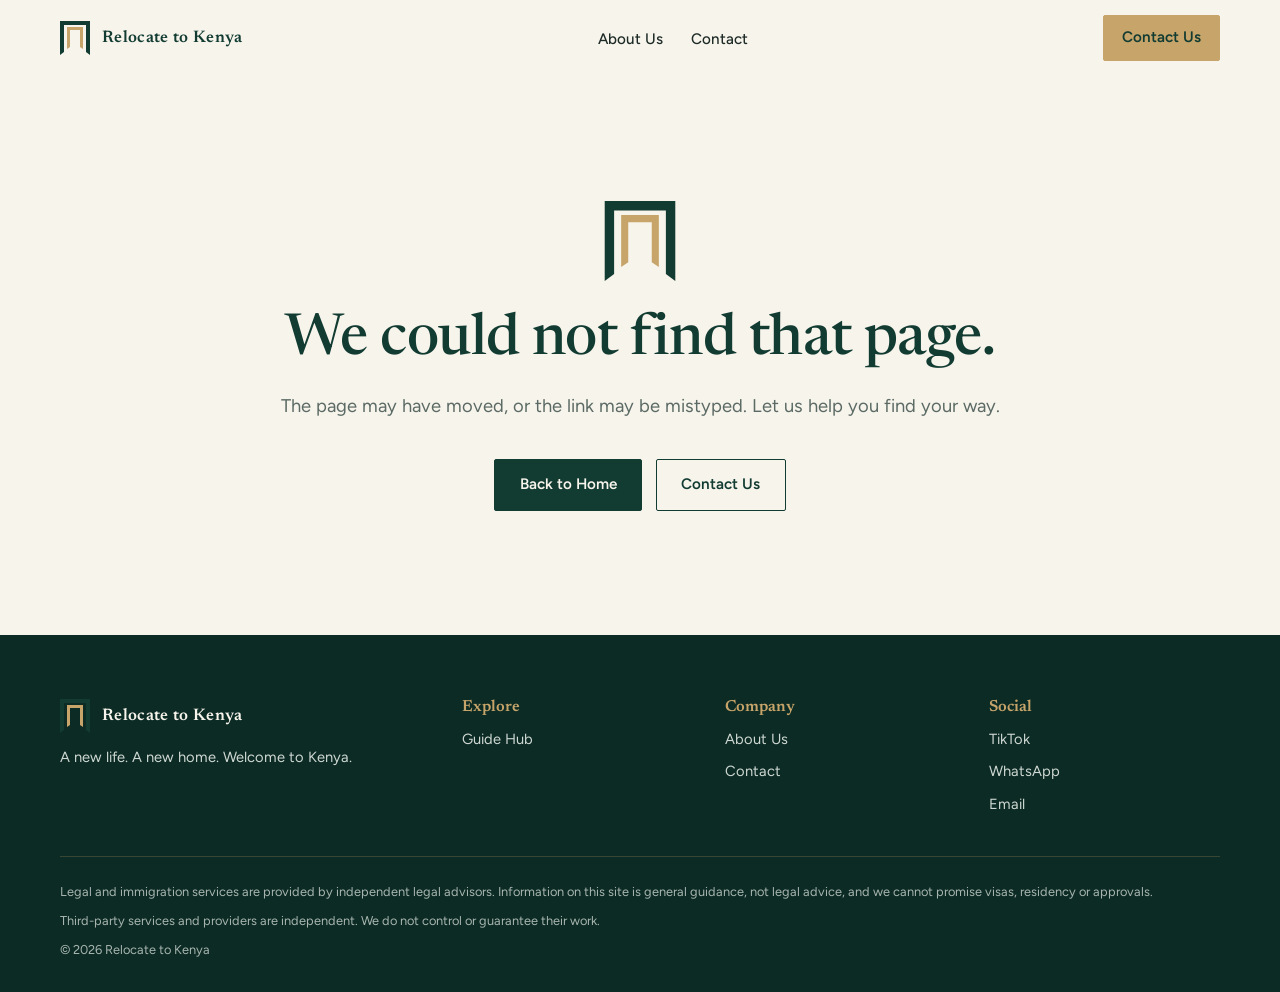
<file: 404/index.html>
<!DOCTYPE html>
<html lang="en">
<head>
<meta charset="utf-8">
<meta name="viewport" content="width=device-width,initial-scale=1">
<title>Page not found | Relocate to Kenya</title>
<meta name="robots" content="noindex">
<link rel="apple-touch-icon" sizes="180x180" href="/apple-touch-icon.png">
<link rel="icon" type="image/png" sizes="32x32" href="/favicon-32x32.png">
<link rel="icon" type="image/png" sizes="16x16" href="/favicon-16x16.png">
<link rel="manifest" href="/site.webmanifest">
<link rel="preconnect" href="https://fonts.googleapis.com"><link rel="preconnect" href="https://fonts.gstatic.com" crossorigin>
<link href="https://fonts.googleapis.com/css2?family=Figtree:wght@400;500;600&family=Newsreader:opsz,wght@6..72,400;6..72,500;6..72,600&display=swap" rel="stylesheet">
<link rel="stylesheet" href="/css/style.css">
</head>
<body>
<svg width="0" height="0" style="position:absolute" aria-hidden="true"><symbol id="mark" viewBox="0 0 30 34"><path fill="#123C32" d="M0 0h30v34l-4-3V4H4v27l-4 3z"/><path fill="#C6A46A" d="M7 6h16v22l-3-2V9H10v17l-3 2z"/></symbol></svg>

<header class="site-header"><div class="wrap bar">
<a class="brand" href="/"><svg aria-hidden="true"><use href="#mark"/></svg>Relocate to Kenya</a>
<button class="menu-btn" aria-expanded="false" aria-controls="nav">Menu</button>
<nav id="nav" aria-label="Main"><ul>
<li><a href="/about">About Us</a></li>
<li><a href="/contact">Contact</a></li></ul></nav>
<a class="btn gold sm" href="/contact">Contact Us</a>
</div></header>

<main>
<section class="nf"><div class="wrap">
<svg class="nf-mark" aria-hidden="true"><use href="#mark"/></svg>
<h1>We could not find that page.</h1>
<p class="lead">The page may have moved, or the link may be mistyped. Let us help you find your way.</p>
<div class="cta-row"><a class="btn" href="/">Back to Home</a><a class="btn ghost" href="/contact">Contact Us</a></div>
</div></section>
</main>

<footer><div class="wrap">
<div class="f-grid" style="grid-template-columns:1.6fr 1fr 1fr 1fr">
<div><a class="brand" href="/" style="color:#F7F4EC"><svg aria-hidden="true"><use href="#mark"/></svg>Relocate to Kenya</a><p style="margin-top:12px">A new life. A new home. Welcome to Kenya.</p></div>
<div><h4>Explore</h4><ul><li><a href="/guides">Guide Hub</a></li></ul></div>
<div><h4>Company</h4><ul><li><a href="/about">About Us</a></li><li><a href="/contact">Contact</a></li></ul></div>
<div><h4>Social</h4><ul><li><a href="https://www.tiktok.com/@relocatetokenya" target="_blank" rel="noopener">TikTok</a></li><li><a href="https://wa.me/254706688115" target="_blank" rel="noopener">WhatsApp</a></li><li><a href="mailto:info@relocatetokenya.co.ke">Email</a></li></ul></div>
</div>
<div class="disclaimer">
<p>Legal and immigration services are provided by independent legal advisors. Information on this site is general guidance, not legal advice, and we cannot promise visas, residency or approvals.</p>
<p>Third-party services and providers are independent. We do not control or guarantee their work.</p>
<p>© <span id="year"></span> Relocate to Kenya</p>
</div></div></footer>
<script src="/js/main.js"></script>
</body>
</html>
</file>
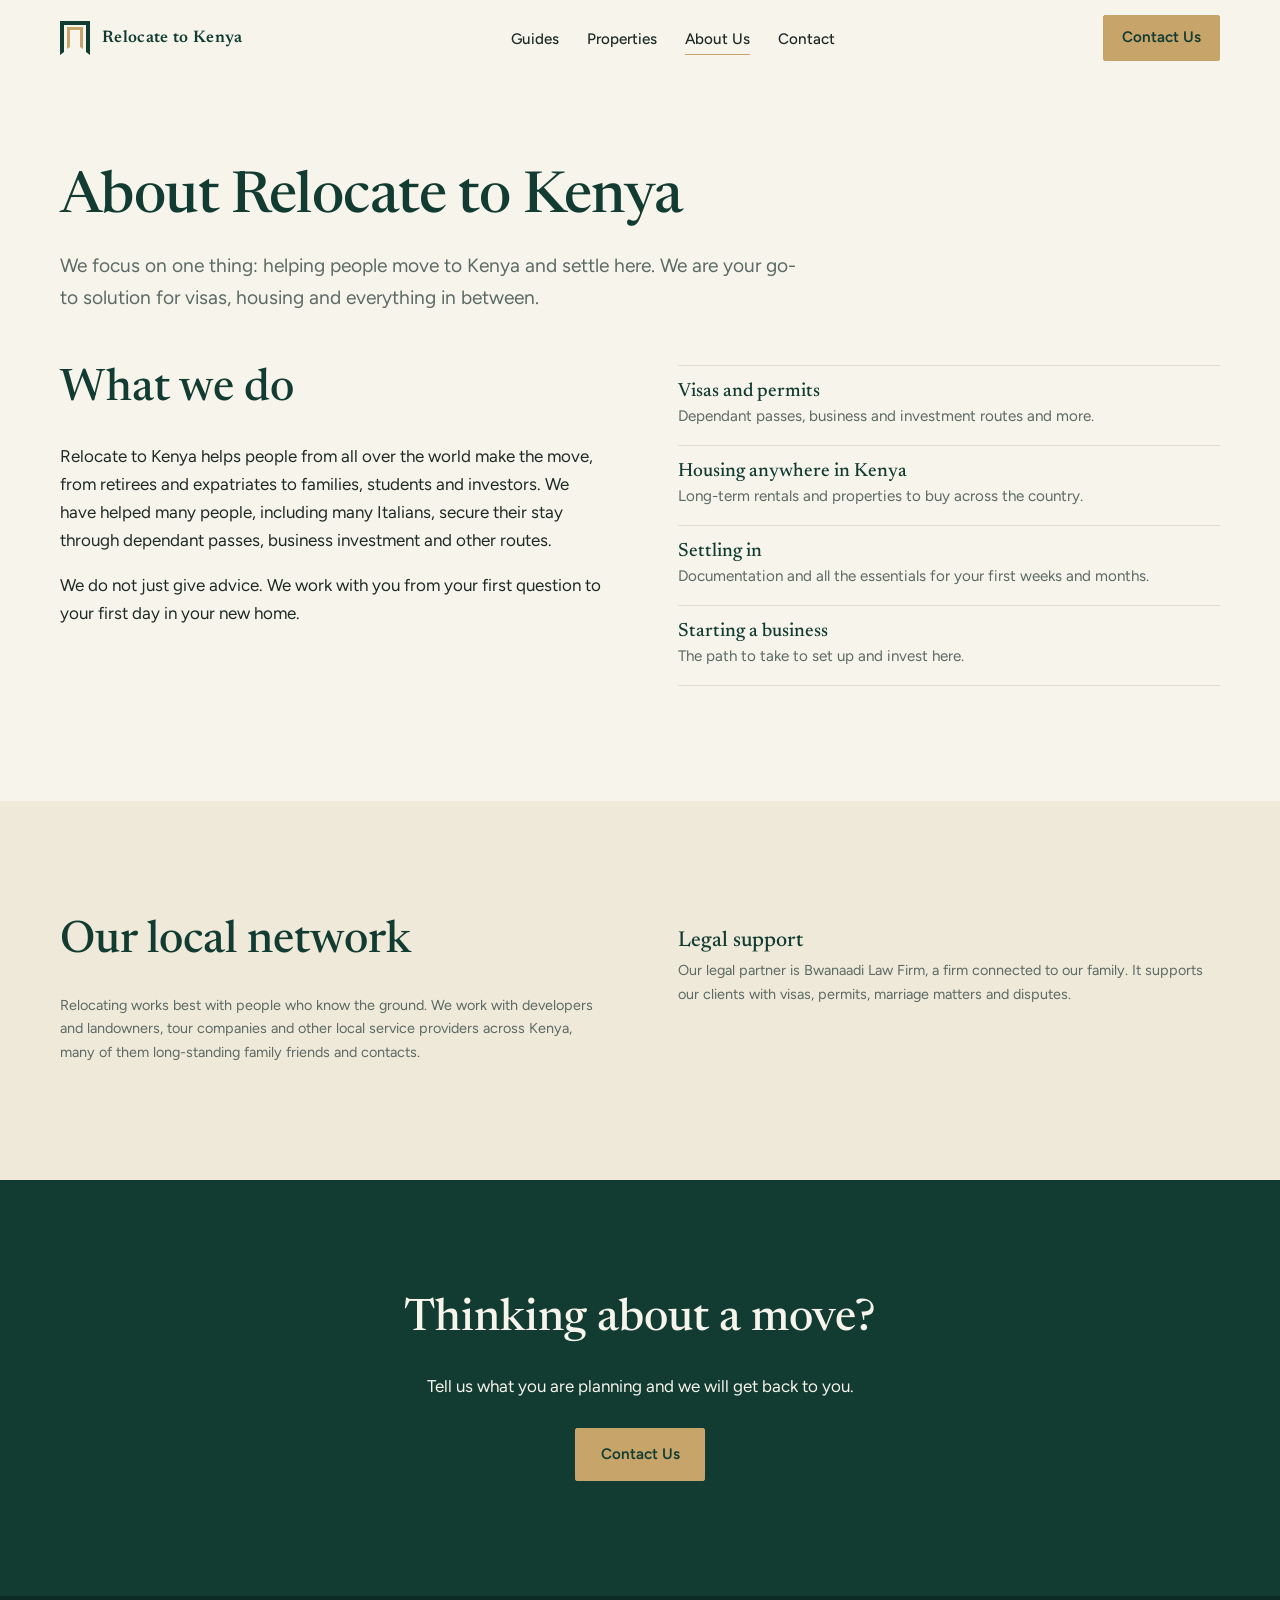
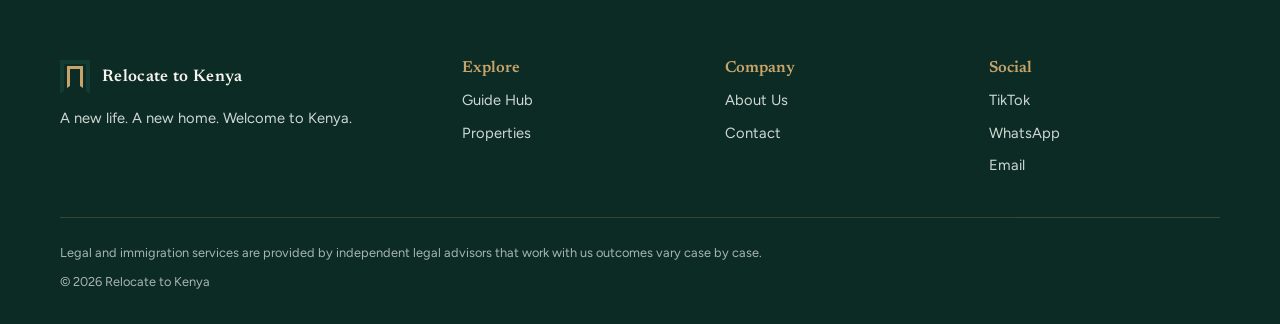
<file: about/index.html>
<!DOCTYPE html>
<html lang="en">
<head>
<meta charset="utf-8">
<meta name="viewport" content="width=device-width,initial-scale=1">
<title>About Us | Relocate to Kenya</title>
<meta name="description" content="About Relocate to Kenya: your go-to solution for visas, permits, housing and settling in anywhere in Kenya.">
<link rel="canonical" href="https://relocatetokenya.co.ke/about/">
<link rel="apple-touch-icon" sizes="180x180" href="/apple-touch-icon.png">
<link rel="icon" type="image/png" sizes="32x32" href="/favicon-32x32.png">
<link rel="icon" type="image/png" sizes="16x16" href="/favicon-16x16.png">
<link rel="manifest" href="/site.webmanifest">
<link rel="preconnect" href="https://fonts.googleapis.com"><link rel="preconnect" href="https://fonts.gstatic.com" crossorigin>
<link href="https://fonts.googleapis.com/css2?family=Figtree:wght@400;500;600&family=Newsreader:opsz,wght@6..72,400;6..72,500;6..72,600&display=swap" rel="stylesheet">
<link rel="stylesheet" href="/css/style.css">
</head>
<body>
<svg width="0" height="0" style="position:absolute" aria-hidden="true"><symbol id="mark" viewBox="0 0 30 34"><path fill="#123C32" d="M0 0h30v34l-4-3V4H4v27l-4 3z"/><path fill="#C6A46A" d="M7 6h16v22l-3-2V9H10v17l-3 2z"/></symbol></svg>

<header class="site-header"><div class="wrap bar">
<a class="brand" href="/"><svg aria-hidden="true"><use href="#mark"/></svg>Relocate to Kenya</a>
<button class="menu-btn" aria-expanded="false" aria-controls="nav">Menu</button>
<nav id="nav" aria-label="Main"><ul>
<li><a href="/guides">Guides</a></li>
<li><a href="/properties">Properties</a></li>
<li><a href="/about" aria-current="page">About Us</a></li>
<li><a href="/contact">Contact</a></li></ul></nav>
<a class="btn gold sm" href="/contact">Contact Us</a>
</div></header>

<main>
<section class="page-hero"><div class="wrap">
<h1>About Relocate to Kenya</h1>
<p class="lead">We focus on one thing: helping people move to Kenya and settle here. We are your go-to solution for visas, housing and everything in between.</p>
</div></section>
<section style="padding-top:0"><div class="wrap two-col">
<div>
<h2>What we do</h2>
<p>Relocate to Kenya helps people from all over the world make the move, from retirees and expatriates to families, students and investors. We have helped many people, including many Italians, secure their stay through dependant passes, business investment and other routes.</p>
<p>We do not just give advice. We work with you from your first question to your first day in your new home.</p>
</div>
<ul class="values">
<li><b>Visas and permits</b><span>Dependant passes, business and investment routes and more.</span></li>
<li><b>Housing anywhere in Kenya</b><span>Long-term rentals and properties to buy across the country.</span></li>
<li><b>Settling in</b><span>Documentation and all the essentials for your first weeks and months.</span></li>
<li><b>Starting a business</b><span>The path to take to set up and invest here.</span></li>
</ul></div></section>
<section class="dest"><div class="wrap two-col">
<div>
<h2>Our local network</h2>
<p>Relocating works best with people who know the ground. We work with developers and landowners, tour companies and other local service providers across Kenya, many of them long-standing family friends and contacts.</p>
</div>
<div>
<h3>Legal support</h3>
<p>Our legal partner is Bwanaadi Law Firm, a firm connected to our family. It supports our clients with visas, permits, marriage matters and disputes.</p>
</div></div></section>
<section class="final"><div class="wrap">
<h2>Thinking about a move?</h2>
<p style="margin-inline:auto">Tell us what you are planning and we will get back to you.</p>
<div class="cta-row"><a class="btn gold" href="/contact">Contact Us</a></div>
</div></section>
</main>

<footer><div class="wrap">
<div class="f-grid" style="grid-template-columns:1.6fr 1fr 1fr 1fr">
<div><a class="brand" href="/" style="color:#F7F4EC"><svg aria-hidden="true"><use href="#mark"/></svg>Relocate to Kenya</a><p style="margin-top:12px">A new life. A new home. Welcome to Kenya.</p></div>
<div><h4>Explore</h4><ul><li><a href="/guides">Guide Hub</a></li><li><a href="/properties">Properties</a></li></ul></div>
<div><h4>Company</h4><ul><li><a href="/about">About Us</a></li><li><a href="/contact">Contact</a></li></ul></div>
<div><h4>Social</h4><ul><li><a href="https://www.tiktok.com/@relocatetokenya" target="_blank" rel="noopener">TikTok</a></li><li><a href="https://wa.me/254706688115" target="_blank" rel="noopener">WhatsApp</a></li><li><a href="mailto:info@relocatetokenya.co.ke">Email</a></li></ul></div>
</div>
<div class="disclaimer">
<p>Legal and immigration services are provided by independent legal advisors that work with us outcomes vary case by case.</p>
<p>© <span id="year"></span> Relocate to Kenya</p>
</div></div></footer>
<script src="/js/main.js"></script>
</body>
</html>
</file>
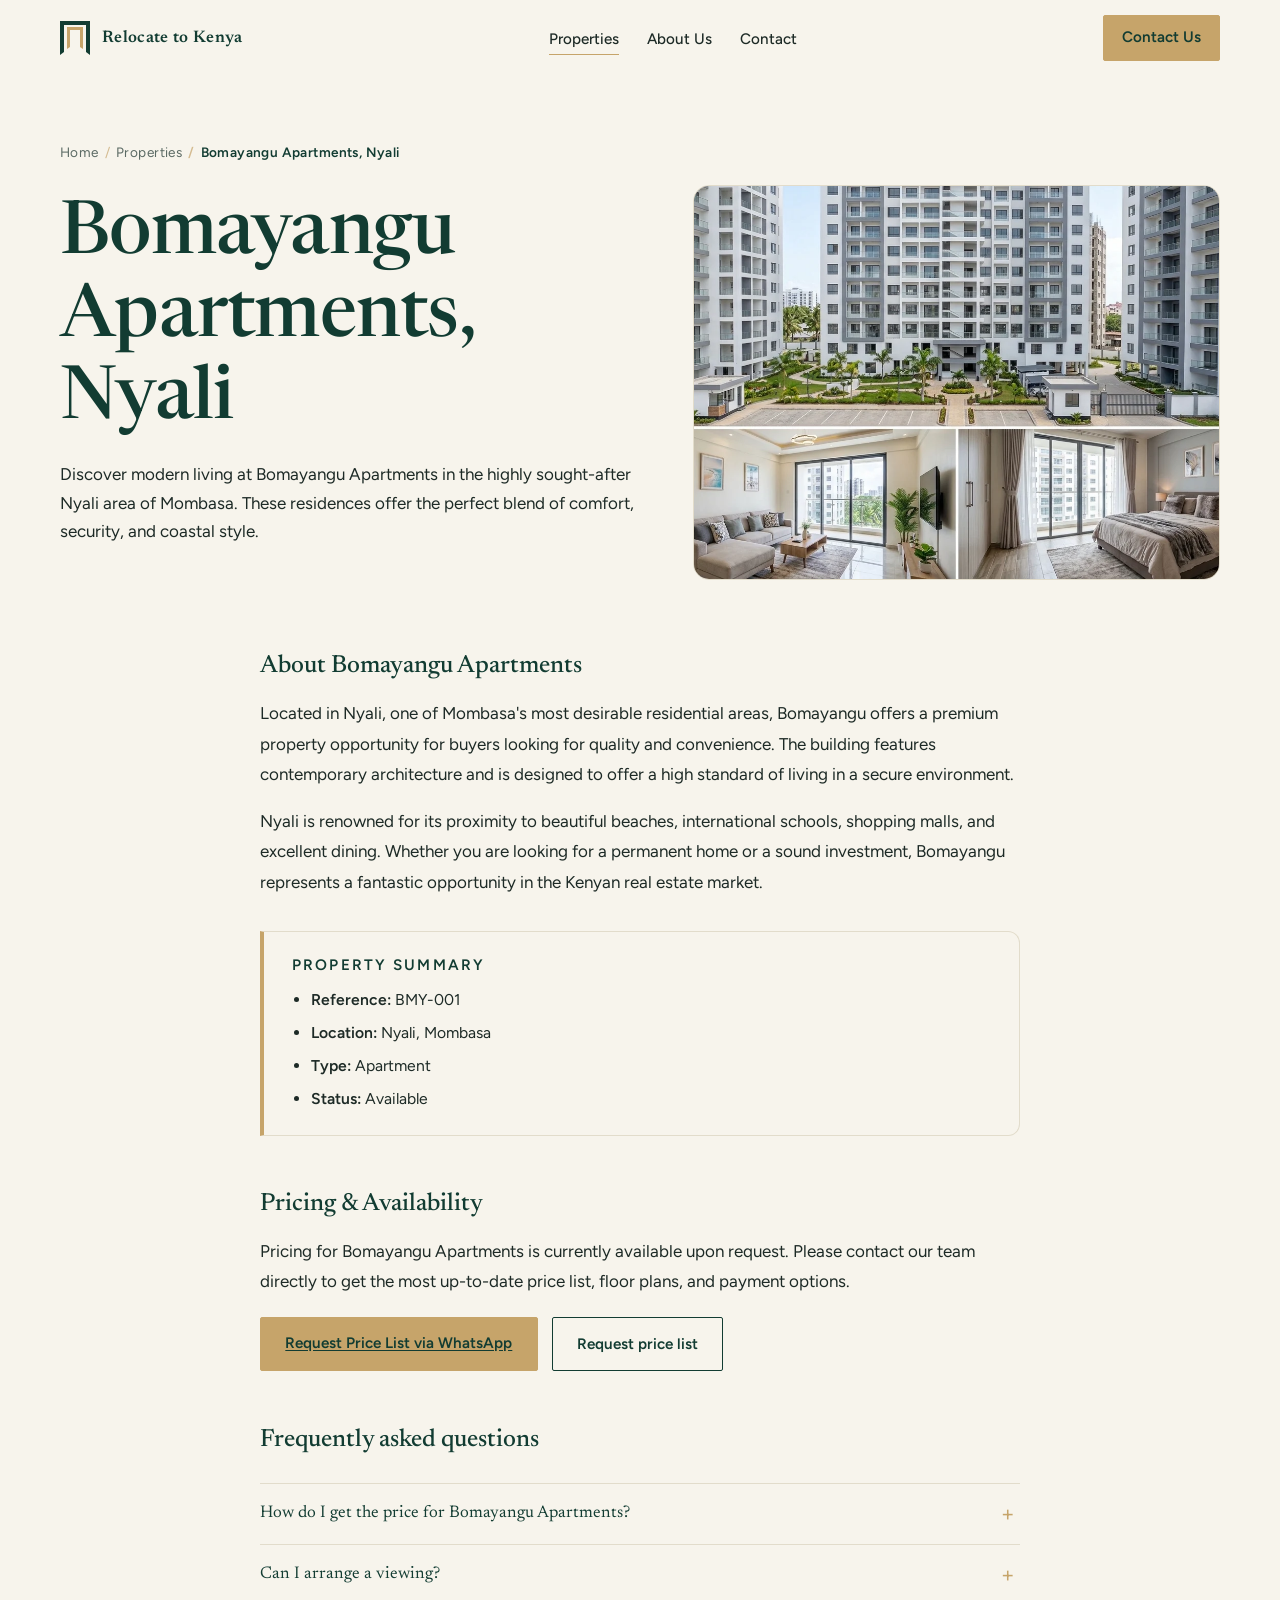
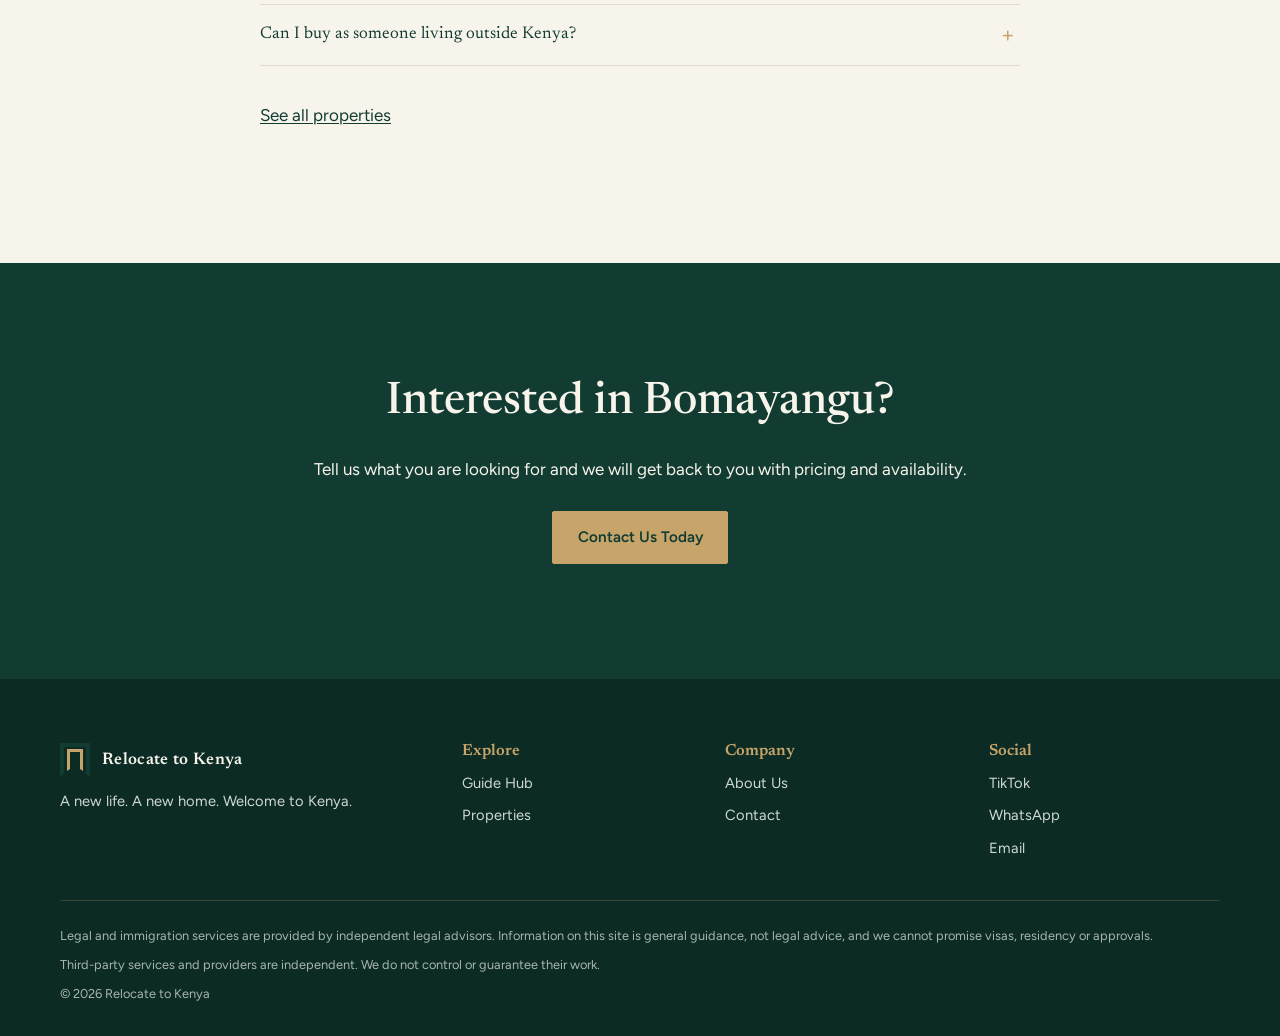
<file: bomayangu-nyali-mombasa-apartments/index.html>
<!DOCTYPE html>
<html lang="en">
<head>
<meta charset="utf-8">
<meta name="viewport" content="width=device-width,initial-scale=1">
<title>Bomayangu Apartments for Sale, Nyali Mombasa | Relocate to Kenya</title>
<meta name="description" content="Discover exclusive residences at Bomayangu Apartments in Nyali, Mombasa. View photos, learn about the location, and enquire for pricing and availability.">
<link rel="canonical" href="https://relocatetokenya.co.ke/bomayangu-nyali-mombasa-apartments/">
<link rel="apple-touch-icon" sizes="180x180" href="/apple-touch-icon.png">
<link rel="icon" type="image/png" sizes="32x32" href="/favicon-32x32.png">
<link rel="icon" type="image/png" sizes="16x16" href="/favicon-16x16.png">
<link rel="manifest" href="/site.webmanifest">
<link rel="preconnect" href="https://fonts.googleapis.com"><link rel="preconnect" href="https://fonts.gstatic.com" crossorigin>
<link href="https://fonts.googleapis.com/css2?family=Figtree:wght@400;500;600&family=Newsreader:opsz,wght@6..72,400;6..72,500;6..72,600&display=swap" rel="stylesheet">
<link rel="stylesheet" href="/css/style.css?v=2">
<script type="application/ld+json">
{"@context":"https://schema.org","@type":"BreadcrumbList","itemListElement":[
{"@type":"ListItem","position":1,"name":"Home","item":"https://relocatetokenya.co.ke/"},
{"@type":"ListItem","position":2,"name":"Properties","item":"https://relocatetokenya.co.ke/properties/"},
{"@type":"ListItem","position":3,"name":"Bomayangu Apartments, Nyali","item":"https://relocatetokenya.co.ke/bomayangu-nyali-mombasa-apartments/"}]}
</script>
</head>
<body>
<svg width="0" height="0" style="position:absolute" aria-hidden="true"><symbol id="mark" viewBox="0 0 30 34"><path fill="#123C32" d="M0 0h30v34l-4-3V4H4v27l-4 3z"/><path fill="#C6A46A" d="M7 6h16v22l-3-2V9H10v17l-3 2z"/></symbol></svg>

<header class="site-header"><div class="wrap bar">
<a class="brand" href="/"><svg aria-hidden="true"><use href="#mark"/></svg>Relocate to Kenya</a>
<button class="menu-btn" aria-expanded="false" aria-controls="nav">Menu</button>
<nav id="nav" aria-label="Main"><ul>
<li><a href="/properties" aria-current="page">Properties</a></li>
<li><a href="/about">About Us</a></li>
<li><a href="/contact">Contact</a></li></ul></nav>
<a class="btn gold sm" href="/contact">Contact Us</a>
</div></header>

<main>
<section class="hero-split"><div class="wrap">
<nav class="crumbs" aria-label="Breadcrumb"><ol>
<li><a href="/">Home</a></li>
<li><a href="/properties">Properties</a></li>
<li aria-current="page">Bomayangu Apartments, Nyali</li>
</ol></nav>
<div class="hero-grid">
<div class="hero-copy">
<h1>Bomayangu Apartments, Nyali</h1>
<p class="lead">Discover modern living at Bomayangu Apartments in the highly sought-after Nyali area of Mombasa. These residences offer the perfect blend of comfort, security, and coastal style.</p>
</div>
<figure class="hero-media">
<img src="/images/properties/bomayangu.webp" alt="Exterior view of the Bomayangu Apartments in Nyali, Mombasa" fetchpriority="high" decoding="async">
</figure>
</div>
</div></section>

<section id="details" style="padding-top:0"><div class="wrap">
<div class="article-wrap prose">
<h2>About Bomayangu Apartments</h2>
<p>Located in Nyali, one of Mombasa's most desirable residential areas, Bomayangu offers a premium property opportunity for buyers looking for quality and convenience. The building features contemporary architecture and is designed to offer a high standard of living in a secure environment.</p>
<p>Nyali is renowned for its proximity to beautiful beaches, international schools, shopping malls, and excellent dining. Whether you are looking for a permanent home or a sound investment, Bomayangu represents a fantastic opportunity in the Kenyan real estate market.</p>

<div class="keypoints" style="margin-top:2em">
<h2>Property Summary</h2>
<ul>
<li><strong>Reference:</strong> BMY-001</li>
<li><strong>Location:</strong> Nyali, Mombasa</li>
<li><strong>Type:</strong> Apartment</li>
<li><strong>Status:</strong> Available</li>
</ul>
</div>

<h2>Pricing &amp; Availability</h2>
<p>Pricing for Bomayangu Apartments is currently available upon request. Please contact our team directly to get the most up-to-date price list, floor plans, and payment options.</p>
<div class="cta-row" style="margin-top:20px">
<a class="btn gold" href="https://wa.me/254706688115?text=Hi%2C%20I%20would%20like%20the%20price%20list%20for%20Bomayangu%20Apartments%20in%20Nyali.%20Ref%20BMY-001." target="_blank" rel="noopener">Request Price List via WhatsApp</a>
<button type="button" class="btn ghost" data-enquire data-title="Bomayangu Apartments, Nyali" data-ref="BMY-001" data-location="Nyali, Mombasa">Request price list</button>
</div>

<h2>Frequently asked questions</h2>
<div class="faq">
<details><summary>How do I get the price for Bomayangu Apartments?</summary>
<div class="faq-a"><p>Tap the Enquire button above to message us on WhatsApp. We will reply immediately with the current pricing and available units.</p></div></details>
<details><summary>Can I arrange a viewing?</summary>
<div class="faq-a"><p>Yes. Depending on the construction stage, we can arrange a site visit or show you similar completed properties. <a href="/contact">Contact us</a> to schedule a time.</p></div></details>
<details><summary>Can I buy as someone living outside Kenya?</summary>
<div class="faq-a"><p>Many buyers purchase from abroad. Rules and costs depend on your circumstances, so please take independent legal advice before you commit. We can guide you through the process.</p></div></details>
</div>

<p style="margin-top:2em"><a href="/properties">See all properties</a></p>
</div>
</div></section>

<section class="final"><div class="wrap">
<h2>Interested in Bomayangu?</h2>
<p style="margin-inline:auto">Tell us what you are looking for and we will get back to you with pricing and availability.</p>
<div class="cta-row"><a class="btn gold" href="/contact">Contact Us Today</a></div>
</div></section>
</main>

<footer><div class="wrap">
<div class="f-grid" style="grid-template-columns:1.6fr 1fr 1fr 1fr">
<div><a class="brand" href="/" style="color:#F7F4EC"><svg aria-hidden="true"><use href="#mark"/></svg>Relocate to Kenya</a><p style="margin-top:12px">A new life. A new home. Welcome to Kenya.</p></div>
<div><h4>Explore</h4><ul><li><a href="/guides">Guide Hub</a></li><li><a href="/properties">Properties</a></li></ul></div>
<div><h4>Company</h4><ul><li><a href="/about">About Us</a></li><li><a href="/contact">Contact</a></li></ul></div>
<div><h4>Social</h4><ul><li><a href="https://www.tiktok.com/@relocatetokenya" target="_blank" rel="noopener">TikTok</a></li><li><a href="https://wa.me/254706688115" target="_blank" rel="noopener">WhatsApp</a></li><li><a href="mailto:info@relocatetokenya.co.ke">Email</a></li></ul></div>
</div>
<div class="disclaimer">
<p>Legal and immigration services are provided by independent legal advisors. Information on this site is general guidance, not legal advice, and we cannot promise visas, residency or approvals.</p>
<p>Third-party services and providers are independent. We do not control or guarantee their work.</p>
<p>© <span id="year"></span> Relocate to Kenya</p>
</div></div></footer>
<script src="/js/main.js"></script>
<script src="/js/enquiry.js?v=1"></script>
</body>
</html>
</file>
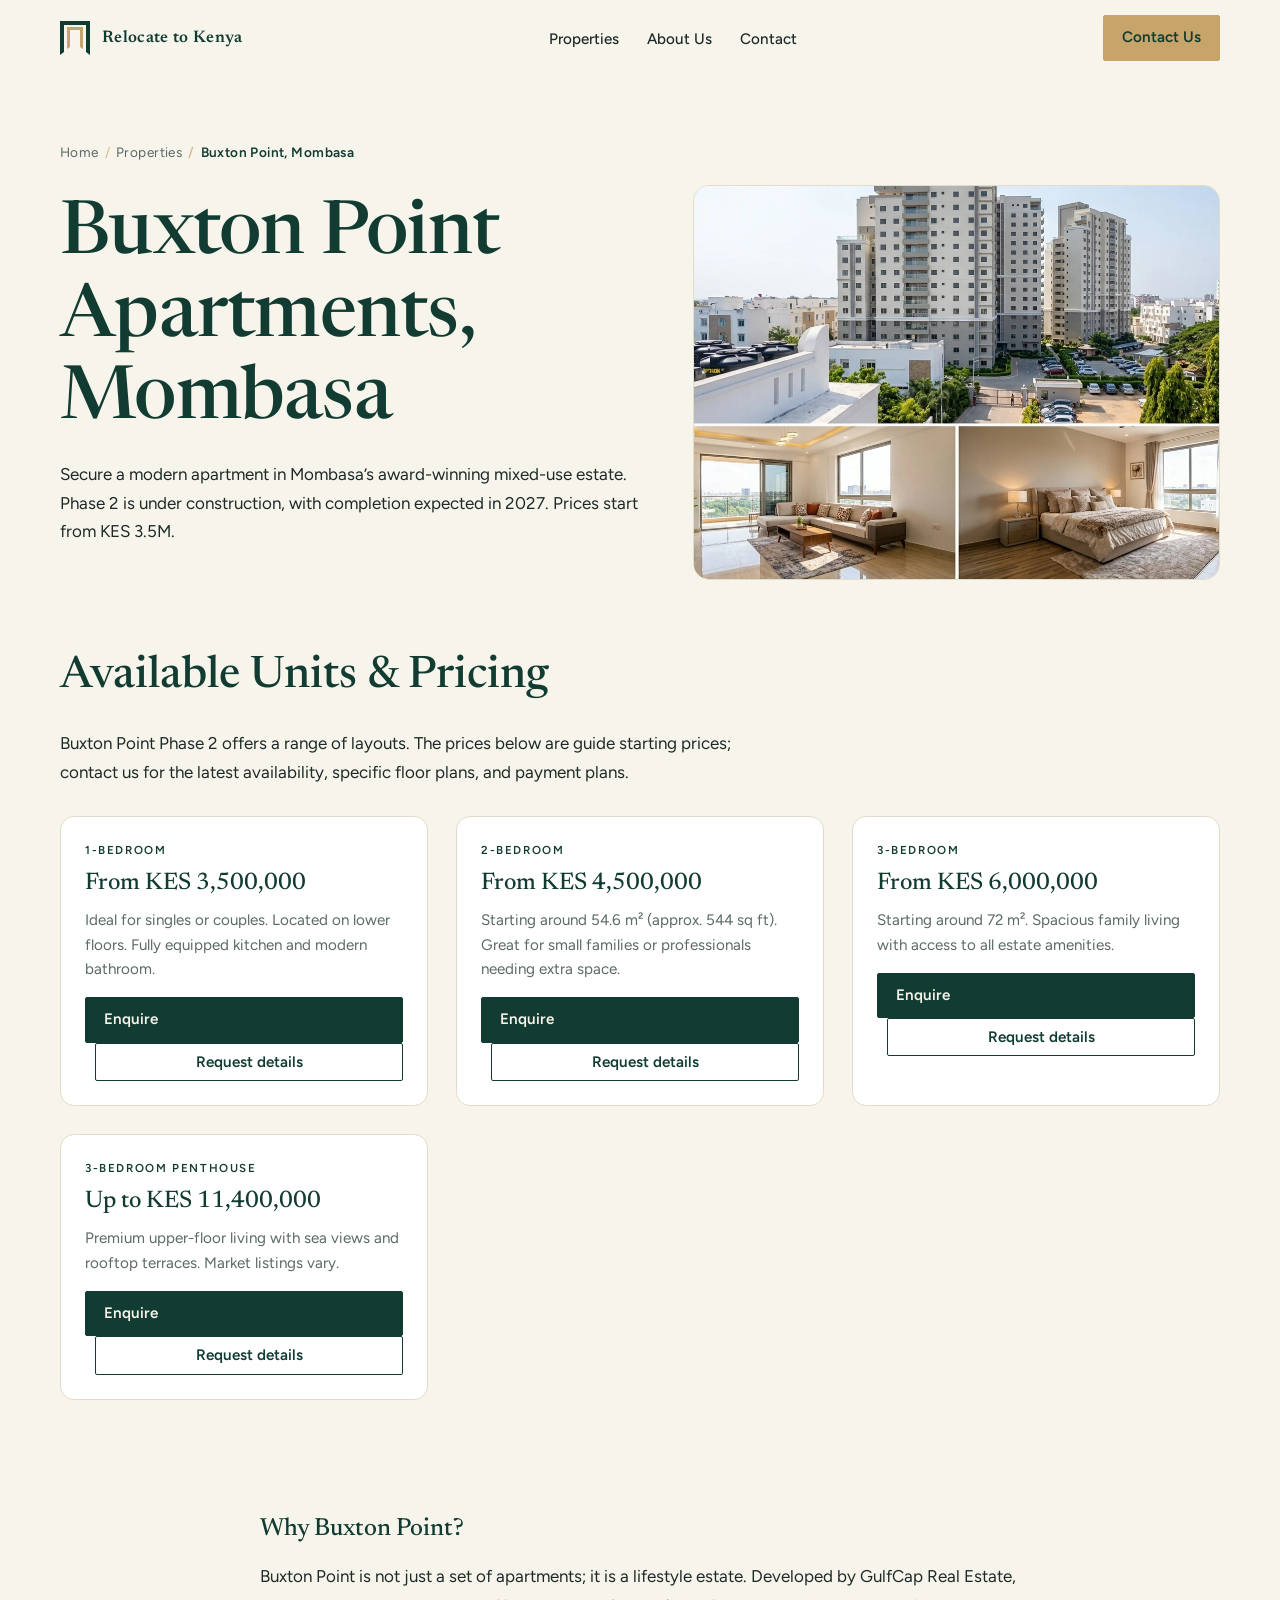
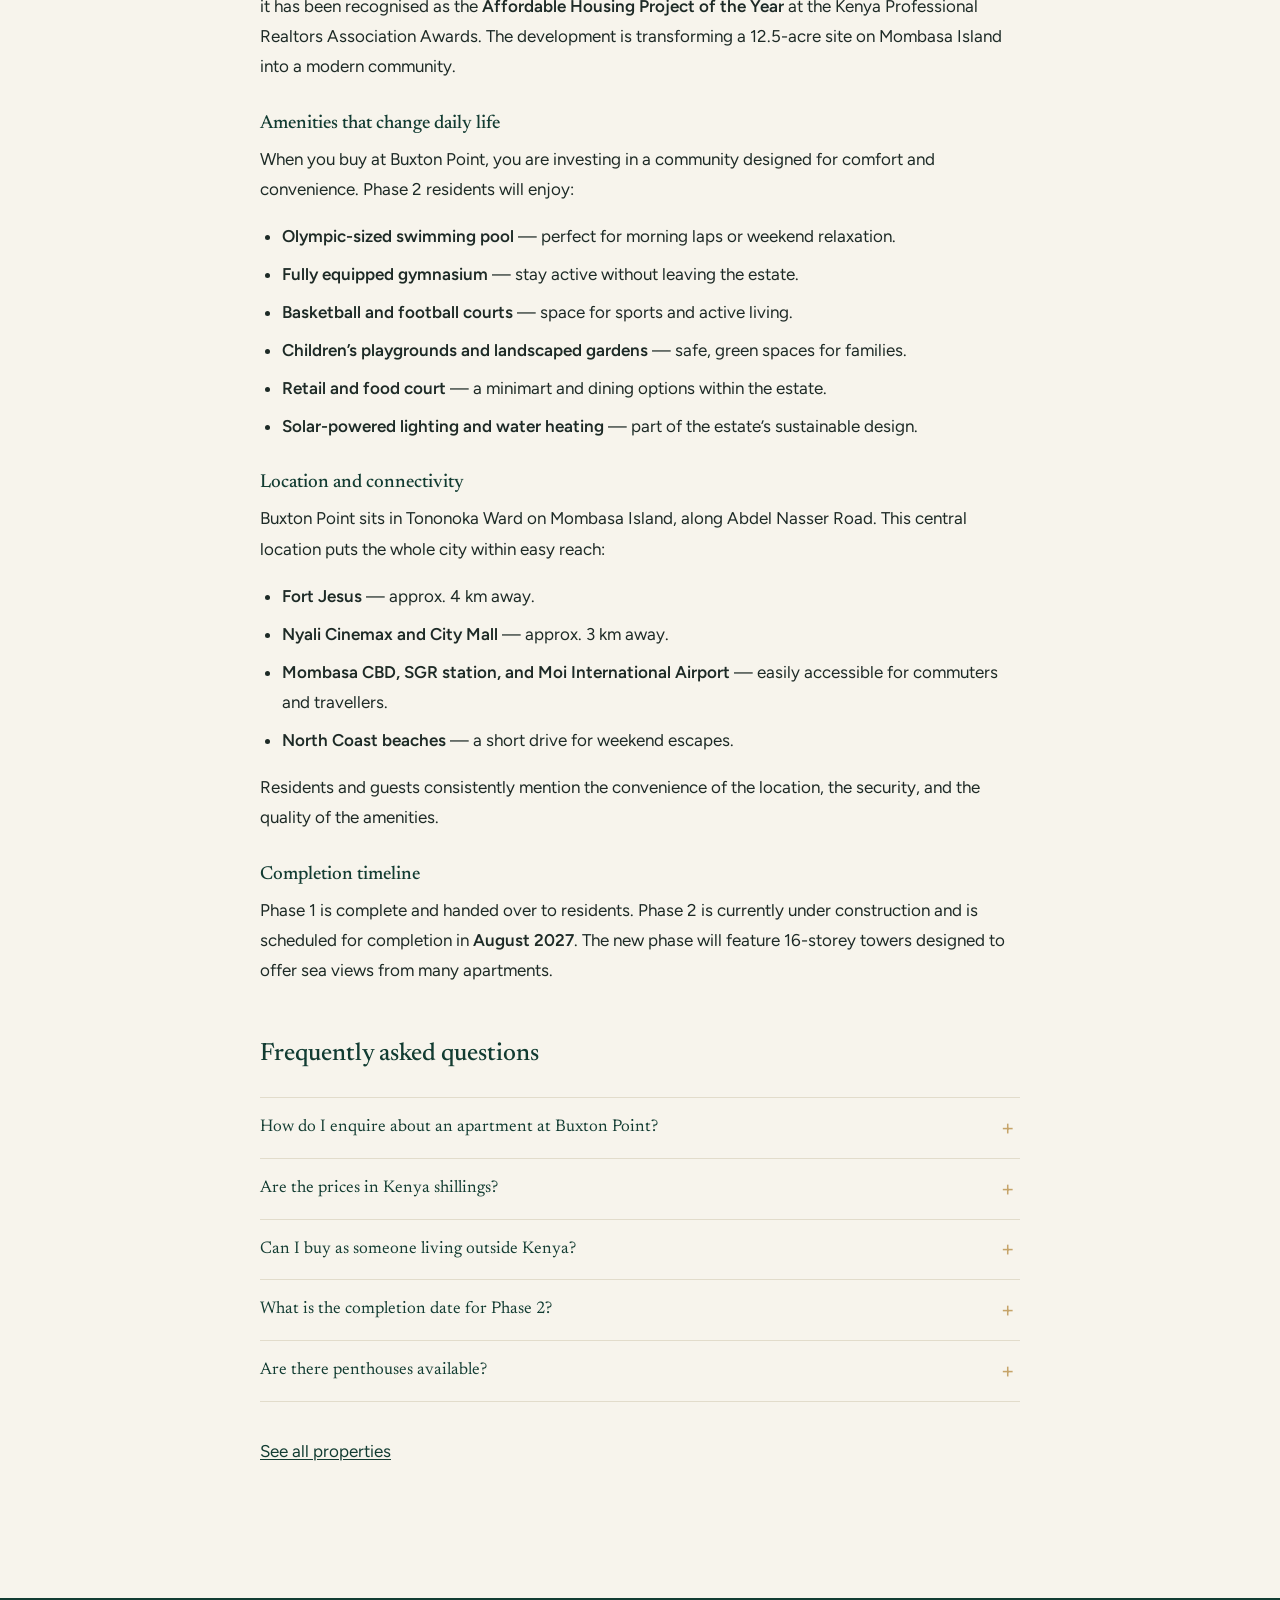
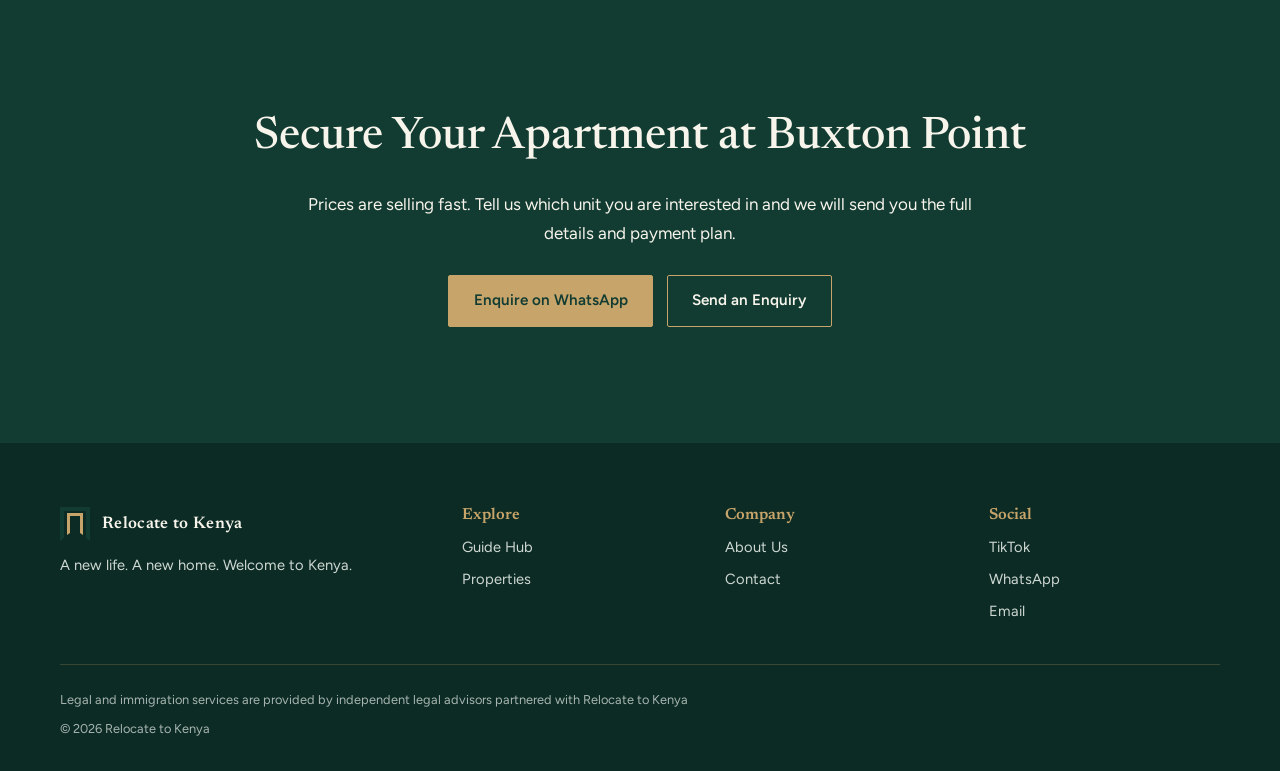
<file: buxton-point-mombasa/index.html>
<!DOCTYPE html>
<html lang="en">
<head>
<meta charset="utf-8">
<meta name="viewport" content="width=device-width,initial-scale=1">
<title>Buxton Point Apartments for Sale, Mombasa | Prices & Completion 2027 | Relocate to Kenya</title>
<meta name="description" content="Buy an apartment at Buxton Point, Mombasa. 1, 2 & 3-bedroom units from KES 3.5M. Phase 2 completion expected 2027. Sea views, pool, gym. Enquire today.">
<link rel="canonical" href="https://relocatetokenya.co.ke/buxton-point-mombasa/">
<link rel="apple-touch-icon" sizes="180x180" href="/apple-touch-icon.png">
<link rel="icon" type="image/png" sizes="32x32" href="/favicon-32x32.png">
<link rel="icon" type="image/png" sizes="16x16" href="/favicon-16x16.png">
<link rel="manifest" href="/site.webmanifest">
<link rel="preconnect" href="https://fonts.googleapis.com"><link rel="preconnect" href="https://fonts.gstatic.com" crossorigin>
<link href="https://fonts.googleapis.com/css2?family=Figtree:wght@400;500;600&family=Newsreader:opsz,wght@6..72,400;6..72,500;6..72,600&display=swap" rel="stylesheet">
<link rel="stylesheet" href="/css/style.css?v=2">
<script type="application/ld+json">
{"@context":"https://schema.org","@type":"BreadcrumbList","itemListElement":[
{"@type":"ListItem","position":1,"name":"Home","item":"https://relocatetokenya.co.ke/"},
{"@type":"ListItem","position":2,"name":"Properties","item":"https://relocatetokenya.co.ke/properties/"},
{"@type":"ListItem","position":3,"name":"Buxton Point, Mombasa","item":"https://relocatetokenya.co.ke/buxton-point-mombasa/"}]}
</script>
<script type="application/ld+json">
{
  "@context": "https://schema.org",
  "@type": "ApartmentComplex",
  "name": "Buxton Point",
  "description": "Award-winning mixed-use residential development in Mombasa offering 1, 2, and 3-bedroom apartments with lifestyle amenities.",
  "address": {
    "@type": "PostalAddress",
    "streetAddress": "Abdel Nasser Road",
    "addressLocality": "Mombasa",
    "addressRegion": "Mombasa County",
    "addressCountry": "KE"
  },
  "amenityFeature": [
    {"@type": "LocationFeatureSpecification", "name": "Swimming Pool"},
    {"@type": "LocationFeatureSpecification", "name": "Gymnasium"},
    {"@type": "LocationFeatureSpecification", "name": "Basketball Court"},
    {"@type": "LocationFeatureSpecification", "name": "Football Pitch"},
    {"@type": "LocationFeatureSpecification", "name": "Children's Playground"},
    {"@type": "LocationFeatureSpecification", "name": "Landscaped Gardens"}
  ]
}
</script>
</head>
<body>
<svg width="0" height="0" style="position:absolute" aria-hidden="true"><symbol id="mark" viewBox="0 0 30 34"><path fill="#123C32" d="M0 0h30v34l-4-3V4H4v27l-4 3z"/><path fill="#C6A46A" d="M7 6h16v22l-3-2V9H10v17l-3 2z"/></symbol></svg>

<header class="site-header"><div class="wrap bar">
<a class="brand" href="/"><svg aria-hidden="true"><use href="#mark"/></svg>Relocate to Kenya</a>
<button class="menu-btn" aria-expanded="false" aria-controls="nav">Menu</button>
<nav id="nav" aria-label="Main"><ul>
<li><a href="/properties">Properties</a></li>
<li><a href="/about">About Us</a></li>
<li><a href="/contact">Contact</a></li></ul></nav>
<a class="btn gold sm" href="/contact">Contact Us</a>
</div></header>

<main>
<section class="hero-split"><div class="wrap">
<nav class="crumbs" aria-label="Breadcrumb"><ol>
<li><a href="/">Home</a></li>
<li><a href="/properties">Properties</a></li>
<li aria-current="page">Buxton Point, Mombasa</li>
</ol></nav>
<div class="hero-grid">
<div class="hero-copy">
<h1>Buxton Point Apartments, Mombasa</h1>
<p class="lead">Secure a modern apartment in Mombasa’s award-winning mixed-use estate. Phase 2 is under construction, with completion expected in 2027. Prices start from KES 3.5M.</p>
</div>
<figure class="hero-media">
<img src="/images/properties/buxton-point.webp" alt="Artist impression of the completed Buxton Point apartments in Mombasa" fetchpriority="high" decoding="async">
</figure>
</div>
</div></section>

<section id="units" style="padding-top:0"><div class="wrap">
<h2>Available Units &amp; Pricing</h2>
<p style="margin-bottom:30px">Buxton Point Phase 2 offers a range of layouts. The prices below are guide starting prices; contact us for the latest availability, specific floor plans, and payment plans.</p>

<div class="grid">
  <div class="card-guide" style="padding:24px">
    <span class="card-cat">1-Bedroom</span>
    <h3 style="margin:8px 0 10px;font-family:var(--serif);font-size:1.5rem;color:var(--green)">From KES 3,500,000</h3>
    <p style="color:var(--mute);font-size:.95rem;line-height:1.6;margin-bottom:16px">Ideal for singles or couples. Located on lower floors. Fully equipped kitchen and modern bathroom.</p>
    <a class="btn sm" href="https://wa.me/254706688115?text=Hi%2C%20I%20am%20interested%20in%20the%201-bedroom%20apartment%20at%20Buxton%20Point." target="_blank" rel="noopener">Enquire</a>
  </div>

  <div class="card-guide" style="padding:24px">
    <span class="card-cat">2-Bedroom</span>
    <h3 style="margin:8px 0 10px;font-family:var(--serif);font-size:1.5rem;color:var(--green)">From KES 4,500,000</h3>
    <p style="color:var(--mute);font-size:.95rem;line-height:1.6;margin-bottom:16px">Starting around 54.6 m² (approx. 544 sq ft). Great for small families or professionals needing extra space.</p>
    <a class="btn sm" href="https://wa.me/254706688115?text=Hi%2C%20I%20am%20interested%20in%20the%202-bedroom%20apartment%20at%20Buxton%20Point." target="_blank" rel="noopener">Enquire</a>
  </div>

  <div class="card-guide" style="padding:24px">
    <span class="card-cat">3-Bedroom</span>
    <h3 style="margin:8px 0 10px;font-family:var(--serif);font-size:1.5rem;color:var(--green)">From KES 6,000,000</h3>
    <p style="color:var(--mute);font-size:.95rem;line-height:1.6;margin-bottom:16px">Starting around 72 m². Spacious family living with access to all estate amenities.</p>
    <a class="btn sm" href="https://wa.me/254706688115?text=Hi%2C%20I%20am%20interested%20in%20the%203-bedroom%20apartment%20at%20Buxton%20Point." target="_blank" rel="noopener">Enquire</a>
  </div>

  <div class="card-guide" style="padding:24px">
    <span class="card-cat">3-Bedroom Penthouse</span>
    <h3 style="margin:8px 0 10px;font-family:var(--serif);font-size:1.5rem;color:var(--green)">Up to KES 11,400,000</h3>
    <p style="color:var(--mute);font-size:.95rem;line-height:1.6;margin-bottom:16px">Premium upper-floor living with sea views and rooftop terraces. Market listings vary.</p>
    <a class="btn sm" href="https://wa.me/254706688115?text=Hi%2C%20I%20am%20interested%20in%20the%20penthouse%20at%20Buxton%20Point." target="_blank" rel="noopener">Enquire</a>
  </div>
</div>

</div></section>

<section style="padding-top:0"><div class="wrap">
<div class="article-wrap prose">
<h2>Why Buxton Point?</h2>
<p>Buxton Point is not just a set of apartments; it is a lifestyle estate. Developed by GulfCap Real Estate, it has been recognised as the <strong>Affordable Housing Project of the Year</strong> at the Kenya Professional Realtors Association Awards. The development is transforming a 12.5-acre site on Mombasa Island into a modern community.</p>

<h3>Amenities that change daily life</h3>
<p>When you buy at Buxton Point, you are investing in a community designed for comfort and convenience. Phase 2 residents will enjoy:</p>
<ul>
<li><strong>Olympic-sized swimming pool</strong> — perfect for morning laps or weekend relaxation.</li>
<li><strong>Fully equipped gymnasium</strong> — stay active without leaving the estate.</li>
<li><strong>Basketball and football courts</strong> — space for sports and active living.</li>
<li><strong>Children’s playgrounds and landscaped gardens</strong> — safe, green spaces for families.</li>
<li><strong>Retail and food court</strong> — a minimart and dining options within the estate.</li>
<li><strong>Solar-powered lighting and water heating</strong> — part of the estate’s sustainable design.</li>
</ul>

<h3>Location and connectivity</h3>
<p>Buxton Point sits in Tononoka Ward on Mombasa Island, along Abdel Nasser Road. This central location puts the whole city within easy reach:</p>
<ul>
<li><strong>Fort Jesus</strong> — approx. 4 km away.</li>
<li><strong>Nyali Cinemax and City Mall</strong> — approx. 3 km away.</li>
<li><strong>Mombasa CBD, SGR station, and Moi International Airport</strong> — easily accessible for commuters and travellers.</li>
<li><strong>North Coast beaches</strong> — a short drive for weekend escapes.</li>
</ul>
<p>Residents and guests consistently mention the convenience of the location, the security, and the quality of the amenities.</p>

<h3>Completion timeline</h3>
<p>Phase 1 is complete and handed over to residents. Phase 2 is currently under construction and is scheduled for completion in <strong>August 2027</strong>. The new phase will feature 16-storey towers designed to offer sea views from many apartments.</p>

<h2>Frequently asked questions</h2>
<div class="faq">
<details><summary>How do I enquire about an apartment at Buxton Point?</summary>
<div class="faq-a"><p>Tap the Enquire button on any unit above, or message us on WhatsApp. We will reply with current availability, floor plans, and payment plans.</p></div></details>
<details><summary>Are the prices in Kenya shillings?</summary>
<div class="faq-a"><p>Yes. All prices shown are in KES. Where a US dollar amount is mentioned, it is an approximate conversion and the exchange rate may change.</p></div></details>
<details><summary>Can I buy as someone living outside Kenya?</summary>
<div class="faq-a"><p>We specialize in helping foreign nationals buy property in Kenya. We guide you through the legal due diligence, handle the currency transfer process, and connect you with our trusted legal partners so you can complete the purchase securely, even if you are still abroad. <a href="/contact">Contact us</a> and we will point you in the right direction.</p></div></details>
<details><summary>What is the completion date for Phase 2?</summary>
<div class="faq-a"><p>Phase 2 is expected to be completed by August 2027. Construction is ongoing, and we can share the latest progress updates upon enquiry.</p></div></details>
<details><summary>Are there penthouses available?</summary>
<div class="faq-a"><p>Yes. 3-bedroom penthouses are part of the Phase 2 offering, with market listings reaching up to KES 11,400,000. Contact us for current availability and specific pricing.</p></div></details>
</div>

<p style="margin-top:2em"><a href="/properties">See all properties</a></p>
</div>
</div></section>

<section class="final"><div class="wrap">
<h2>Secure Your Apartment at Buxton Point</h2>
<p style="margin-inline:auto">Prices are selling fast. Tell us which unit you are interested in and we will send you the full details and payment plan.</p>
<div class="cta-row">
<a class="btn gold" href="https://wa.me/254706688115?text=Hi%2C%20I%20am%20ready%20to%20enquire%20about%20Buxton%20Point." target="_blank" rel="noopener">Enquire on WhatsApp</a>
<a class="btn ghost" href="/contact">Send an Enquiry</a>
</div>
</div></section>
</main>

<footer><div class="wrap">
<div class="f-grid" style="grid-template-columns:1.6fr 1fr 1fr 1fr">
<div><a class="brand" href="/" style="color:#F7F4EC"><svg aria-hidden="true"><use href="#mark"/></svg>Relocate to Kenya</a><p style="margin-top:12px">A new life. A new home. Welcome to Kenya.</p></div>
<div><h4>Explore</h4><ul><li><a href="/guides">Guide Hub</a></li><li><a href="/properties">Properties</a></li></ul></div>
<div><h4>Company</h4><ul><li><a href="/about">About Us</a></li><li><a href="/contact">Contact</a></li></ul></div>
<div><h4>Social</h4><ul><li><a href="https://www.tiktok.com/@relocatetokenya" target="_blank" rel="noopener">TikTok</a></li><li><a href="https://wa.me/254706688115" target="_blank" rel="noopener">WhatsApp</a></li><li><a href="mailto:info@relocatetokenya.co.ke">Email</a></li></ul></div>
</div>
<div class="disclaimer">
<p>Legal and immigration services are provided by independent legal advisors partnered with Relocate to Kenya</p>
<p>© <span id="year"></span> Relocate to Kenya</p>
</div></div></footer>
<script src="/js/main.js"></script>
<script src="/js/enquiry.js?v=1"></script>
</body>
</html>
</file>
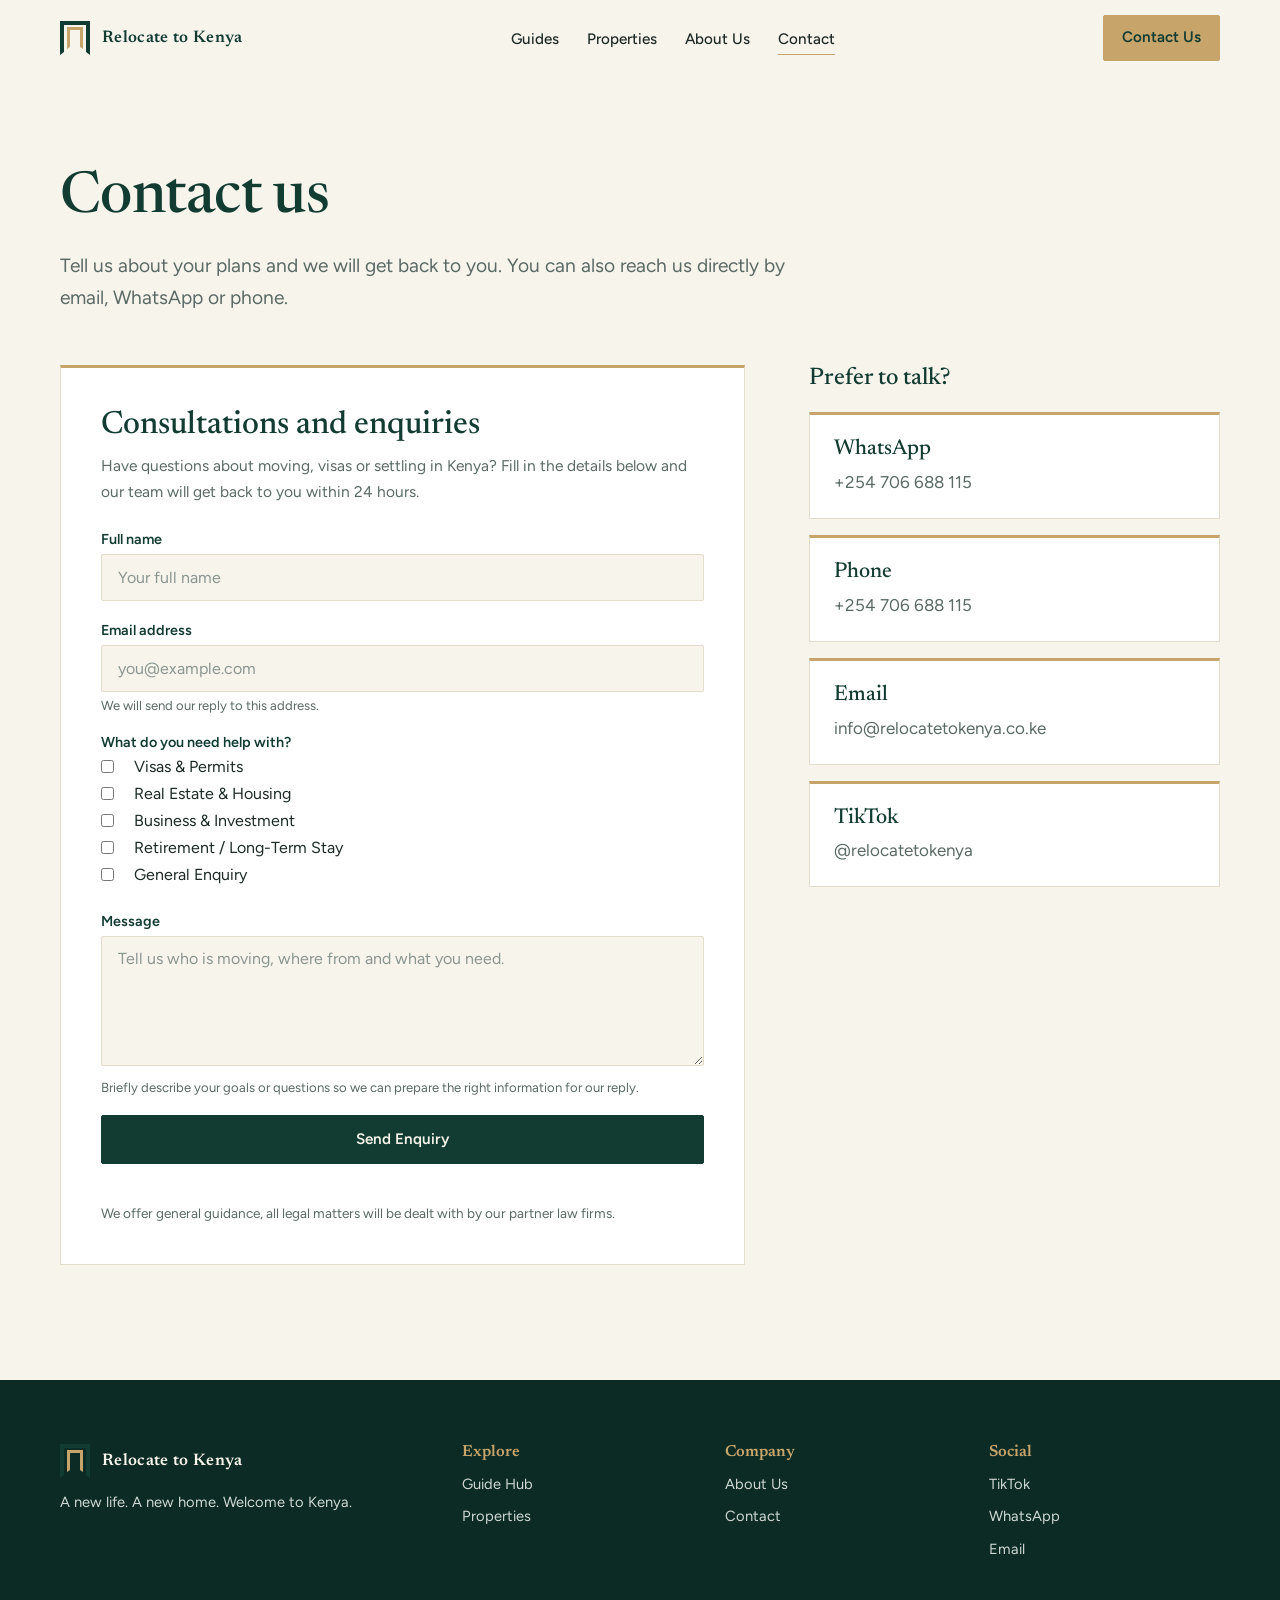
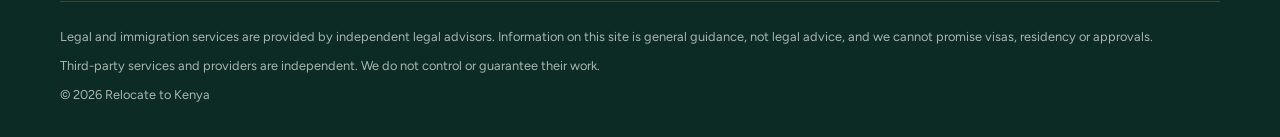
<file: contact/index.html>
<!DOCTYPE html>
<html lang="en">
<head>
<meta charset="utf-8">
<meta name="viewport" content="width=device-width,initial-scale=1">
<title>Contact | Relocate to Kenya</title>
<meta name="description" content="Contact Relocate to Kenya about visas, permits, housing, business and investment or settling in. Send an enquiry, call, WhatsApp or email.">
<link rel="canonical" href="https://relocatetokenya.co.ke/contact/">
<link rel="apple-touch-icon" sizes="180x180" href="/apple-touch-icon.png">
<link rel="icon" type="image/png" sizes="32x32" href="/favicon-32x32.png">
<link rel="icon" type="image/png" sizes="16x16" href="/favicon-16x16.png">
<link rel="manifest" href="/site.webmanifest">
<link rel="preconnect" href="https://fonts.googleapis.com"><link rel="preconnect" href="https://fonts.gstatic.com" crossorigin>
<link href="https://fonts.googleapis.com/css2?family=Figtree:wght@400;500;600&family=Newsreader:opsz,wght@6..72,400;6..72,500;6..72,600&display=swap" rel="stylesheet">
<link rel="stylesheet" href="https://sibforms.com/forms/end-form/build/sib-styles.css">
<link rel="stylesheet" href="/css/style.css">
</head>
<body>
<svg width="0" height="0" style="position:absolute" aria-hidden="true"><symbol id="mark" viewBox="0 0 30 34"><path fill="#123C32" d="M0 0h30v34l-4-3V4H4v27l-4 3z"/><path fill="#C6A46A" d="M7 6h16v22l-3-2V9H10v17l-3 2z"/></symbol></svg>

<header class="site-header"><div class="wrap bar">
<a class="brand" href="/"><svg aria-hidden="true"><use href="#mark"/></svg>Relocate to Kenya</a>
<button class="menu-btn" aria-expanded="false" aria-controls="nav">Menu</button>
<nav id="nav" aria-label="Main"><ul>
<li><a href="/guides">Guides</a></li>
<li><a href="/properties">Properties</a></li>
<li><a href="/about">About Us</a></li>
<li><a href="/contact" aria-current="page">Contact</a></li></ul></nav>
<a class="btn gold sm" href="/contact">Contact Us</a>
</div></header>

<main>
<section class="page-hero"><div class="wrap">
<h1>Contact us</h1>
<p class="lead">Tell us about your plans and we will get back to you. You can also reach us directly by email, WhatsApp or phone.</p>
</div></section>
<section style="padding-top:0"><div class="wrap contact-grid">

<div class="form-card contact-form">
<h2>Consultations and enquiries</h2>
<p class="form-intro">Have questions about moving, visas or settling in Kenya? Fill in the details below and our team will get back to you within 24 hours.</p>

<div class="sib-form">
<div id="sib-form-container" class="sib-form-container">
<div id="error-message" class="sib-form-message-panel">
<div class="sib-form-message-panel__text sib-form-message-panel__text--center">
<svg viewBox="0 0 512 512" class="sib-icon sib-notification__icon"><path d="M256 40c118.621 0 216 96.075 216 216 0 119.291-96.61 216-216 216-119.244 0-216-96.562-216-216 0-119.203 96.602-216 216-216m0-32C119.043 8 8 119.083 8 256c0 136.997 111.043 248 248 248s248-111.003 248-248C504 119.083 392.957 8 256 8zm-11.49 120h22.979c6.823 0 12.274 5.682 11.99 12.5l-7 168c-.268 6.428-5.556 11.5-11.99 11.5h-8.979c-6.433 0-11.722-5.073-11.99-11.5l-7-168c-.283-6.818 5.167-12.5 11.99-12.5zM256 340c-15.464 0-28 12.536-28 28s12.536 28 28 28 28-12.536 28-28-12.536-28-28-28z"/></svg>
<span class="sib-form-message-panel__inner-text">Your request could not be saved. Please try again.</span>
</div></div>
<div id="success-message" class="sib-form-message-panel">
<div class="sib-form-message-panel__text sib-form-message-panel__text--center">
<svg viewBox="0 0 512 512" class="sib-icon sib-notification__icon"><path d="M256 8C119.033 8 8 119.033 8 256s111.033 248 248 248 248-111.033 248-248S392.967 8 256 8zm0 464c-118.664 0-216-96.055-216-216 0-118.663 96.055-216 216-216 118.664 0 216 96.055 216 216 0 118.663-96.055 216-216 216zm141.63-274.961L217.15 376.071c-4.705 4.667-12.303 4.637-16.97-.068l-85.878-86.572c-4.667-4.705-4.637-12.303.068-16.97l8.52-8.451c4.705-4.667 12.303-4.637 16.97.068l68.976 69.533 163.441-162.13c4.705-4.667 12.303-4.637 16.97.068l8.451 8.52c4.668 4.705 4.637 12.303-.068 16.97z"/></svg>
<span class="sib-form-message-panel__inner-text">Thank you. We have received your enquiry and will be in touch soon.</span>
</div></div>

<div id="sib-container" class="sib-container--large sib-container--vertical">
<form id="sib-form" method="POST" action="https://215bab6f.sibforms.com/serve/[base64]" data-type="subscription">

<div class="f-row"><div class="sib-input sib-form-block"><div class="form__entry entry_block">
<div class="form__label-row">
<label class="entry__label" for="FIRSTNAME" data-required="*">Full name</label>
<div class="entry__field"><input class="input" maxlength="200" type="text" id="FIRSTNAME" name="FIRSTNAME" autocomplete="off" placeholder="Your full name" data-required="true" required></div>
</div>
<label class="entry__error entry__error--primary"></label>
</div></div></div>

<div class="f-row"><div class="sib-input sib-form-block"><div class="form__entry entry_block">
<div class="form__label-row">
<label class="entry__label" for="EMAIL" data-required="*">Email address</label>
<div class="entry__field"><input class="input" type="text" inputmode="email" id="EMAIL" name="EMAIL" autocomplete="off" value="" placeholder="you@example.com" data-required="true" required></div>
</div>
<label class="entry__error entry__error--primary"></label>
<label class="entry__specification">We will send our reply to this address.</label>
</div></div></div>

<div class="f-row"><div class="sib-checkbox-group sib-form-block" data-required="true"><div class="form__entry entry_mcq">
<div class="form__label-row">
<label class="entry__label" data-required="*">What do you need help with?</label>
<div>
<div class="entry__choice"><label class="checkbox__label"><input type="checkbox" class="input_replaced" name="lists_25[]" data-value="Visas &amp; Permits" value="3" data-required="true"><span class="checkbox checkbox_tick_positive"></span><span class="choice-text">Visas &amp; Permits</span></label></div>
<div class="entry__choice"><label class="checkbox__label"><input type="checkbox" class="input_replaced" name="lists_25[]" data-value="Real Estate &amp; Housing" value="4" data-required="true"><span class="checkbox checkbox_tick_positive"></span><span class="choice-text">Real Estate &amp; Housing</span></label></div>
<div class="entry__choice"><label class="checkbox__label"><input type="checkbox" class="input_replaced" name="lists_25[]" data-value="Business &amp; Investment" value="6" data-required="true"><span class="checkbox checkbox_tick_positive"></span><span class="choice-text">Business &amp; Investment</span></label></div>
<div class="entry__choice"><label class="checkbox__label"><input type="checkbox" class="input_replaced" name="lists_25[]" data-value="Retirement / Long-Term Stay" value="5" data-required="true"><span class="checkbox checkbox_tick_positive"></span><span class="choice-text">Retirement / Long-Term Stay</span></label></div>
<div class="entry__choice"><label class="checkbox__label"><input type="checkbox" class="input_replaced" name="lists_25[]" data-value="General Enquiry" value="7" data-required="true"><span class="checkbox checkbox_tick_positive"></span><span class="choice-text">General Enquiry</span></label></div>
</div></div>
<label class="entry__error entry__error--primary"></label>
</div></div></div>

<div class="f-row"><div class="sib-input sib-form-block"><div class="form__entry entry_block">
<div class="form__label-row">
<label class="entry__label" for="RELOCATION_INTEREST" data-required="*">Message</label>
<div class="entry__field"><textarea rows="5" class="input" maxlength="500" id="RELOCATION_INTEREST" name="RELOCATION_INTEREST" autocomplete="off" placeholder="Tell us who is moving, where from and what you need." data-required="true" required></textarea></div>
</div>
<label class="entry__error entry__error--primary"></label>
<label class="entry__specification">Briefly describe your goals or questions so we can prepare the right information for our reply.</label>
</div></div></div>

<div class="f-row"><div class="sib-form-block">
<button class="sib-form-block__button sib-form-block__button-with-loader" form="sib-form" type="submit">
<svg class="icon clickable__icon progress-indicator__icon sib-hide-loader-icon" viewBox="0 0 512 512"><path d="M460.116 373.846l-20.823-12.022c-5.541-3.199-7.54-10.159-4.663-15.874 30.137-59.886 28.343-131.652-5.386-189.946-33.641-58.394-94.896-95.833-161.827-99.676C261.028 55.961 256 50.751 256 44.352V20.309c0-6.904 5.808-12.337 12.703-11.982 83.556 4.306 160.163 50.864 202.11 123.677 42.063 72.696 44.079 162.316 6.031 236.832-3.14 6.148-10.75 8.461-16.728 5.01z"/></svg>
Send Enquiry</button>
</div></div>

<input type="text" name="email_address_check" value="" class="input--hidden">
<input type="hidden" name="locale" value="en">
</form>
</div>
</div></div>
<p class="fine" style="color:var(--mute);opacity:1;margin-top:18px">We offer general guidance, all legal matters will be dealt with by our partner law firms.</p>
</div>

<aside class="contact-side" aria-label="Other ways to reach us">
<h2>Prefer to talk?</h2>
<a class="method" href="https://wa.me/254706688115" target="_blank" rel="noopener"><h3>WhatsApp</h3><span>+254 706 688 115</span></a>
<a class="method" href="tel:+254706688115"><h3>Phone</h3><span>+254 706 688 115</span></a>
<a class="method" href="mailto:info@relocatetokenya.co.ke"><h3>Email</h3><span>info@relocatetokenya.co.ke</span></a>
<a class="method" href="https://www.tiktok.com/@relocatetokenya" target="_blank" rel="noopener"><h3>TikTok</h3><span>@relocatetokenya</span></a>
</aside>

</div></section>
</main>

<footer><div class="wrap">
<div class="f-grid" style="grid-template-columns:1.6fr 1fr 1fr 1fr">
<div><a class="brand" href="/" style="color:#F7F4EC"><svg aria-hidden="true"><use href="#mark"/></svg>Relocate to Kenya</a><p style="margin-top:12px">A new life. A new home. Welcome to Kenya.</p></div>
<div><h4>Explore</h4><ul><li><a href="/guides">Guide Hub</a></li><li><a href="/properties">Properties</a></li></ul></div>
<div><h4>Company</h4><ul><li><a href="/about">About Us</a></li><li><a href="/contact">Contact</a></li></ul></div>
<div><h4>Social</h4><ul><li><a href="https://www.tiktok.com/@relocatetokenya" target="_blank" rel="noopener">TikTok</a></li><li><a href="https://wa.me/254706688115" target="_blank" rel="noopener">WhatsApp</a></li><li><a href="mailto:info@relocatetokenya.co.ke">Email</a></li></ul></div>
</div>
<div class="disclaimer">
<p>Legal and immigration services are provided by independent legal advisors. Information on this site is general guidance, not legal advice, and we cannot promise visas, residency or approvals.</p>
<p>Third-party services and providers are independent. We do not control or guarantee their work.</p>
<p>© <span id="year"></span> Relocate to Kenya</p>
</div></div></footer>
<script>
window.REQUIRED_CODE_ERROR_MESSAGE='Please choose a country code';window.LOCALE='en';
window.EMAIL_INVALID_MESSAGE=window.SMS_INVALID_MESSAGE="The information provided is invalid. Please review the field format and try again.";
window.REQUIRED_ERROR_MESSAGE="This field cannot be left blank.";
window.GENERIC_INVALID_MESSAGE="The information provided is invalid. Please review the field format and try again.";
window.INVALID_NUMBER="The information provided is invalid. Please review the field format and try again.";
window.INVALID_DATE="Please enter a valid date";
window.REQUIRED_MULTISELECT_MESSAGE='Please select at least 1 option';
window.translation={common:{selectedList:'{quantity} list selected',selectedLists:'{quantity} lists selected',selectedOption:'{quantity} selected',selectedOptions:'{quantity} selected'}};
var AUTOHIDE=Boolean(0);
</script>
<script defer src="https://sibforms.com/forms/end-form/build/main.js"></script>
<script src="/js/main.js"></script>
</body>
</html>
</file>
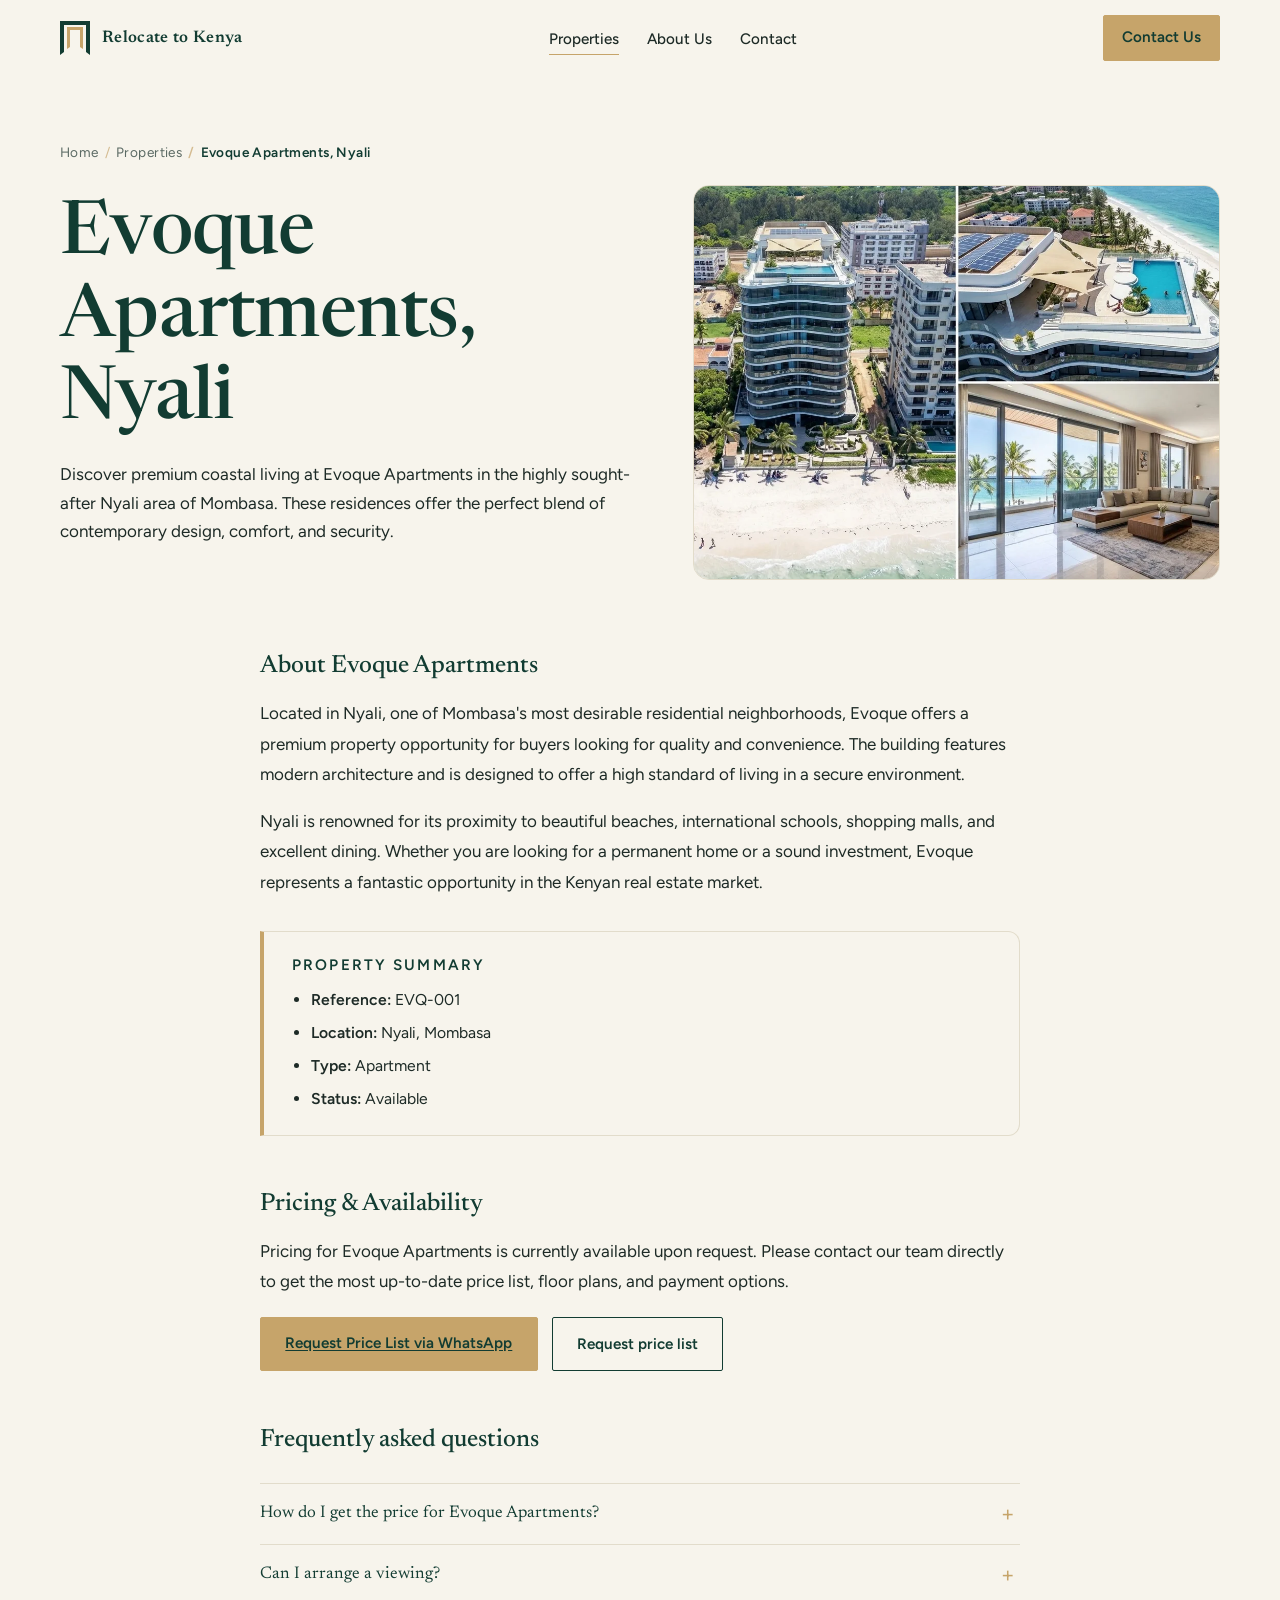
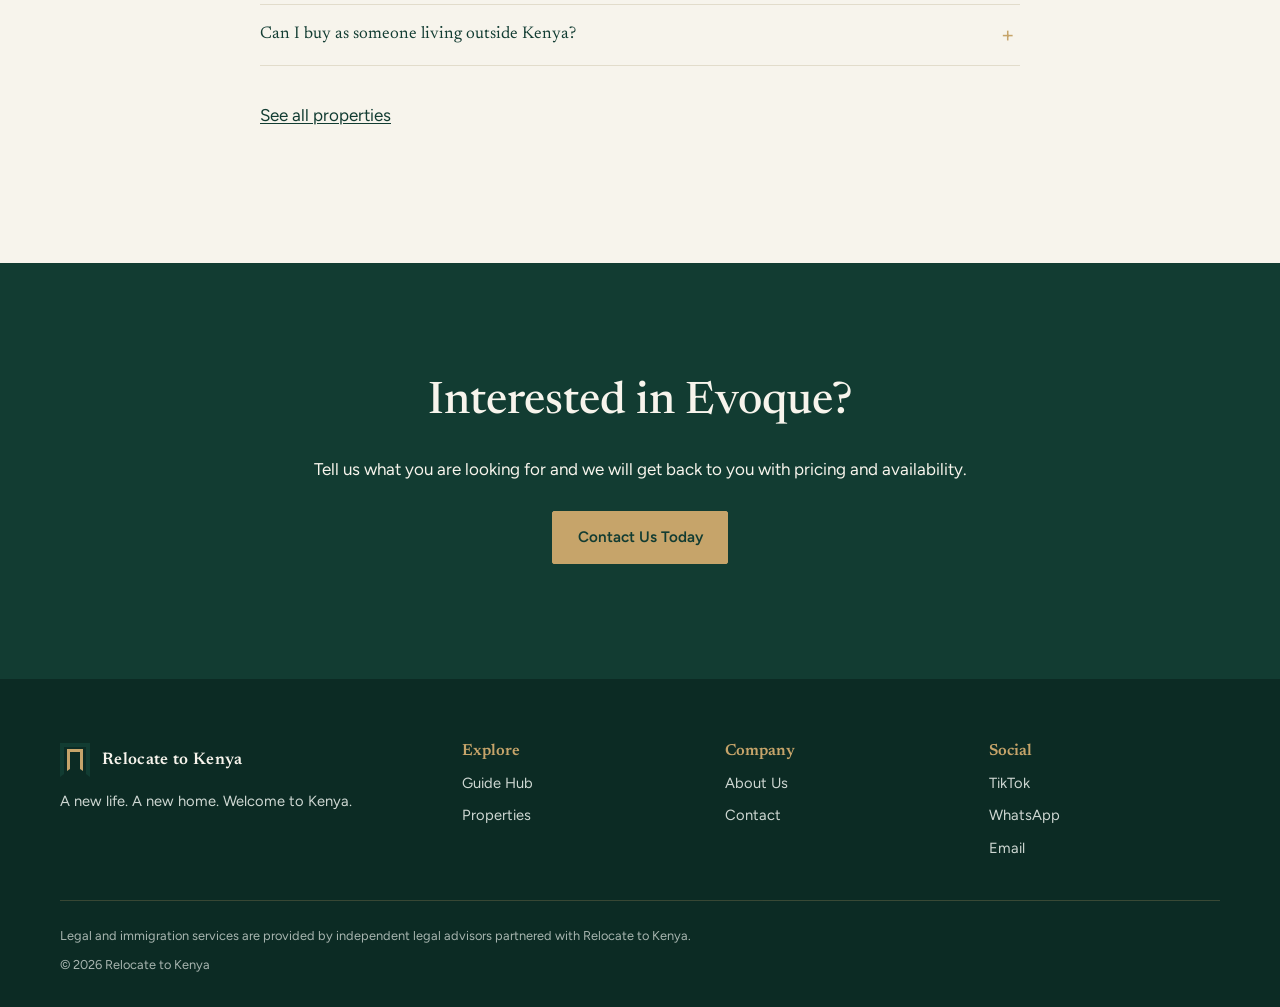
<file: evoque-nyali-mombasa-apartments/index.html>
<!DOCTYPE html>
<html lang="en">
<head>
<meta charset="utf-8">
<meta name="viewport" content="width=device-width,initial-scale=1">
<title>Evoque Apartments for Sale, Nyali Mombasa | Relocate to Kenya</title>
<meta name="description" content="Discover premium residences at Evoque Apartments in Nyali, Mombasa. View photos, learn about the location, and enquire for pricing and availability.">
<link rel="canonical" href="https://relocatetokenya.co.ke/evoque-nyali-mombasa-apartments/">
<link rel="apple-touch-icon" sizes="180x180" href="/apple-touch-icon.png">
<link rel="icon" type="image/png" sizes="32x32" href="/favicon-32x32.png">
<link rel="icon" type="image/png" sizes="16x16" href="/favicon-16x16.png">
<link rel="manifest" href="/site.webmanifest">
<link rel="preconnect" href="https://fonts.googleapis.com"><link rel="preconnect" href="https://fonts.gstatic.com" crossorigin>
<link href="https://fonts.googleapis.com/css2?family=Figtree:wght@400;500;600&family=Newsreader:opsz,wght@6..72,400;6..72,500;6..72,600&display=swap" rel="stylesheet">
<link rel="stylesheet" href="/css/style.css?v=2">
<script type="application/ld+json">
{"@context":"https://schema.org","@type":"BreadcrumbList","itemListElement":[
{"@type":"ListItem","position":1,"name":"Home","item":"https://relocatetokenya.co.ke/"},
{"@type":"ListItem","position":2,"name":"Properties","item":"https://relocatetokenya.co.ke/properties/"},
{"@type":"ListItem","position":3,"name":"Evoque Apartments, Nyali","item":"https://relocatetokenya.co.ke/evoque-nyali-mombasa-apartments/"}]}
</script>
</head>
<body>
<svg width="0" height="0" style="position:absolute" aria-hidden="true"><symbol id="mark" viewBox="0 0 30 34"><path fill="#123C32" d="M0 0h30v34l-4-3V4H4v27l-4 3z"/><path fill="#C6A46A" d="M7 6h16v22l-3-2V9H10v17l-3 2z"/></symbol></svg>

<header class="site-header"><div class="wrap bar">
<a class="brand" href="/"><svg aria-hidden="true"><use href="#mark"/></svg>Relocate to Kenya</a>
<button class="menu-btn" aria-expanded="false" aria-controls="nav">Menu</button>
<nav id="nav" aria-label="Main"><ul>
<li><a href="/properties" aria-current="page">Properties</a></li>
<li><a href="/about">About Us</a></li>
<li><a href="/contact">Contact</a></li></ul></nav>
<a class="btn gold sm" href="/contact">Contact Us</a>
</div></header>

<main>
<section class="hero-split"><div class="wrap">
<nav class="crumbs" aria-label="Breadcrumb"><ol>
<li><a href="/">Home</a></li>
<li><a href="/properties">Properties</a></li>
<li aria-current="page">Evoque Apartments, Nyali</li>
</ol></nav>
<div class="hero-grid">
<div class="hero-copy">
<h1>Evoque Apartments, Nyali</h1>
<p class="lead">Discover premium coastal living at Evoque Apartments in the highly sought-after Nyali area of Mombasa. These residences offer the perfect blend of contemporary design, comfort, and security.</p>
</div>
<figure class="hero-media">
<img src="/images/properties/evoque.nyali.webp" alt="Exterior view of the Evoque Apartments in Nyali, Mombasa" fetchpriority="high" decoding="async">
</figure>
</div>
</div></section>

<section id="details" style="padding-top:0"><div class="wrap">
<div class="article-wrap prose">
<h2>About Evoque Apartments</h2>
<p>Located in Nyali, one of Mombasa's most desirable residential neighborhoods, Evoque offers a premium property opportunity for buyers looking for quality and convenience. The building features modern architecture and is designed to offer a high standard of living in a secure environment.</p>
<p>Nyali is renowned for its proximity to beautiful beaches, international schools, shopping malls, and excellent dining. Whether you are looking for a permanent home or a sound investment, Evoque represents a fantastic opportunity in the Kenyan real estate market.</p>

<div class="keypoints" style="margin-top:2em">
<h2>Property Summary</h2>
<ul>
<li><strong>Reference:</strong> EVQ-001</li>
<li><strong>Location:</strong> Nyali, Mombasa</li>
<li><strong>Type:</strong> Apartment</li>
<li><strong>Status:</strong> Available</li>
</ul>
</div>

<h2>Pricing &amp; Availability</h2>
<p>Pricing for Evoque Apartments is currently available upon request. Please contact our team directly to get the most up-to-date price list, floor plans, and payment options.</p>
<div class="cta-row" style="margin-top:20px">
<a class="btn gold" href="https://wa.me/254706688115?text=Hi%2C%20I%20would%20like%20the%20price%20list%20for%20Evoque%20Apartments%20in%20Nyali.%20Ref%20EVQ-001." target="_blank" rel="noopener">Request Price List via WhatsApp</a>
<button type="button" class="btn ghost" data-enquire data-title="Evoque Apartments, Nyali" data-ref="EVQ-001" data-location="Nyali, Mombasa">Request price list</button>
</div>

<h2>Frequently asked questions</h2>
<div class="faq">
<details><summary>How do I get the price for Evoque Apartments?</summary>
<div class="faq-a"><p>Tap the Enquire button above to message us on WhatsApp. We will reply immediately with the current pricing and available units.</p></div></details>
<details><summary>Can I arrange a viewing?</summary>
<div class="faq-a"><p>Yes. Depending on the construction stage, we can arrange a site visit or show you similar completed properties. <a href="/contact">Contact us</a> to schedule a time.</p></div></details>
<details><summary>Can I buy as someone living outside Kenya?</summary>
<div class="faq-a"><p>We specialize in helping foreign nationals buy property in Kenya. We guide you through the legal due diligence, handle the currency transfer process, and connect you with our trusted legal partners so you can complete the purchase securely, even if you are still abroad</p></div></details>
</div>

<p style="margin-top:2em"><a href="/properties">See all properties</a></p>
</div>
</div></section>

<section class="final"><div class="wrap">
<h2>Interested in Evoque?</h2>
<p style="margin-inline:auto">Tell us what you are looking for and we will get back to you with pricing and availability.</p>
<div class="cta-row"><a class="btn gold" href="/contact">Contact Us Today</a></div>
</div></section>
</main>

<footer><div class="wrap">
<div class="f-grid" style="grid-template-columns:1.6fr 1fr 1fr 1fr">
<div><a class="brand" href="/" style="color:#F7F4EC"><svg aria-hidden="true"><use href="#mark"/></svg>Relocate to Kenya</a><p style="margin-top:12px">A new life. A new home. Welcome to Kenya.</p></div>
<div><h4>Explore</h4><ul><li><a href="/guides">Guide Hub</a></li><li><a href="/properties">Properties</a></li></ul></div>
<div><h4>Company</h4><ul><li><a href="/about">About Us</a></li><li><a href="/contact">Contact</a></li></ul></div>
<div><h4>Social</h4><ul><li><a href="https://www.tiktok.com/@relocatetokenya" target="_blank" rel="noopener">TikTok</a></li><li><a href="https://wa.me/254706688115" target="_blank" rel="noopener">WhatsApp</a></li><li><a href="mailto:info@relocatetokenya.co.ke">Email</a></li></ul></div>
</div>
<div class="disclaimer">
<p>Legal and immigration services are provided by independent legal advisors partnered with Relocate to Kenya.</p>
<p>© <span id="year"></span> Relocate to Kenya</p>
</div></div></footer>
<script src="/js/main.js"></script>
<script src="/js/enquiry.js?v=1"></script>
</body>
</html>
</file>
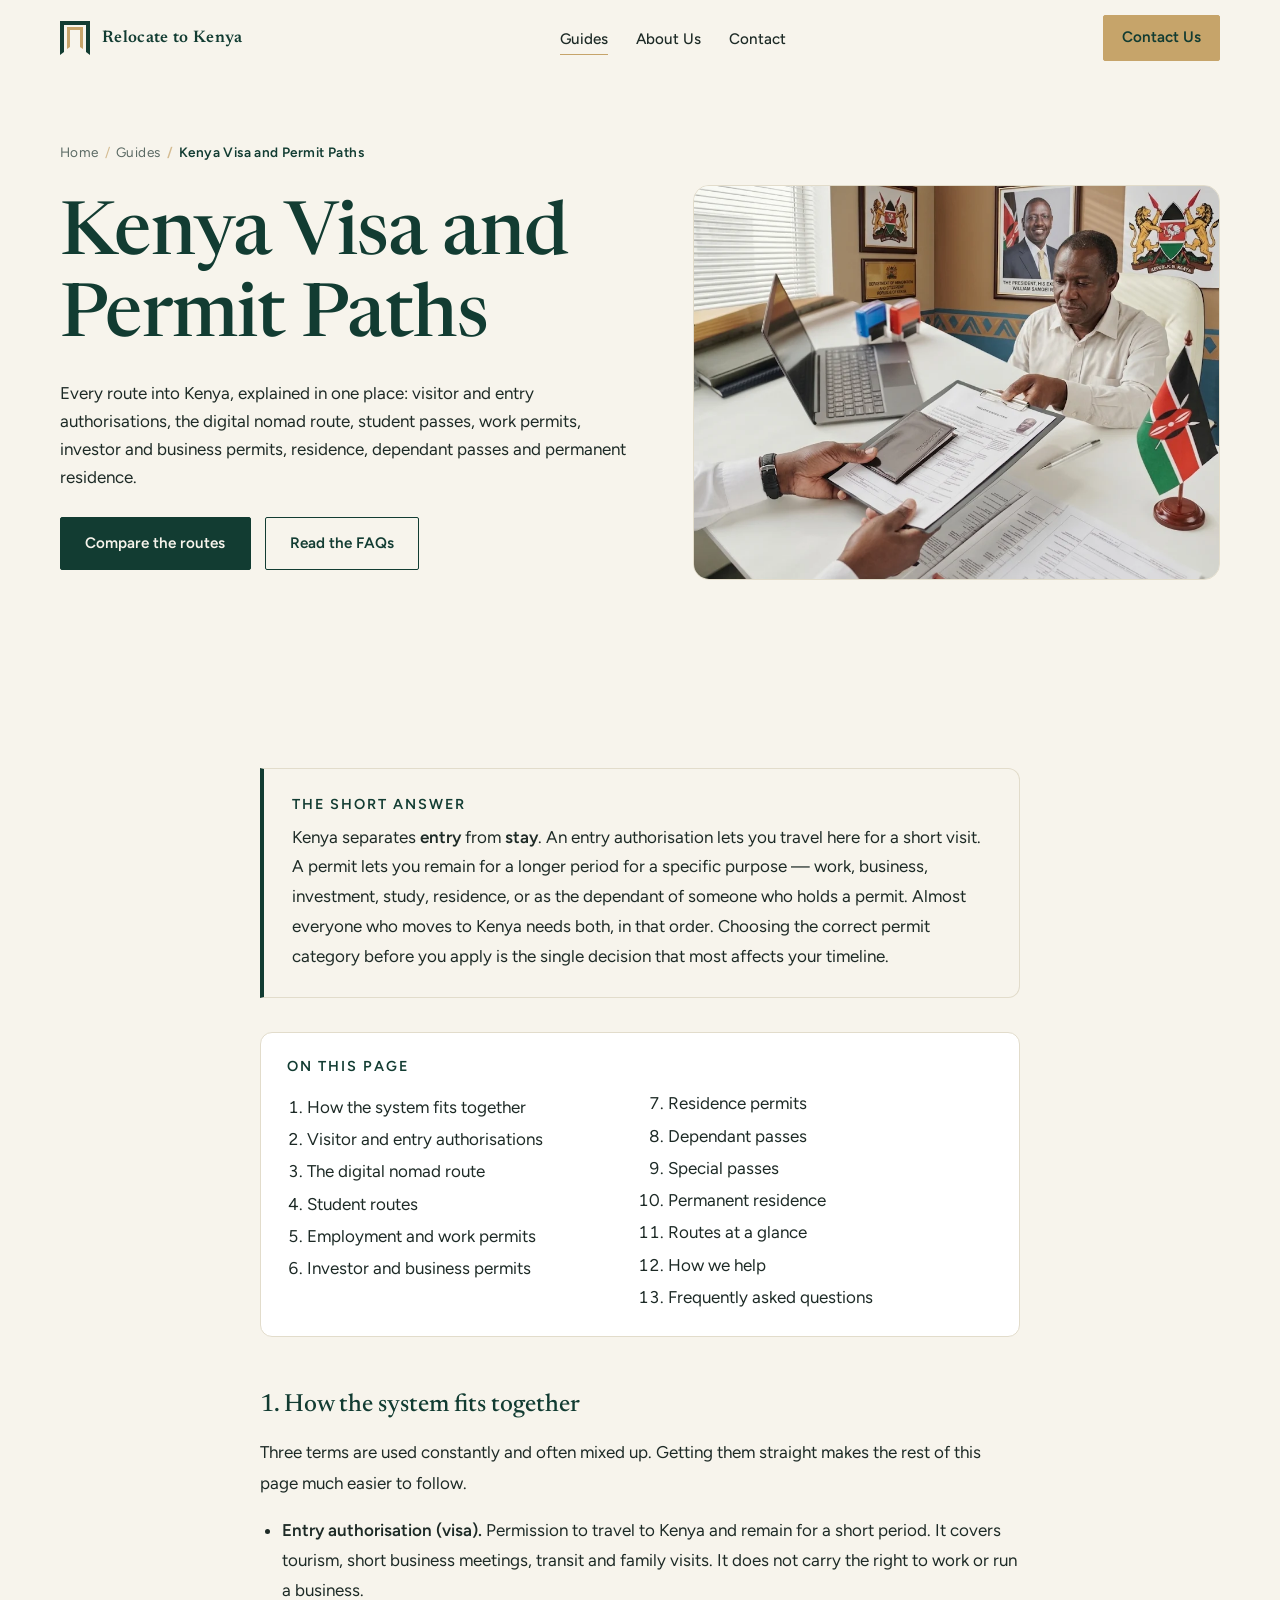
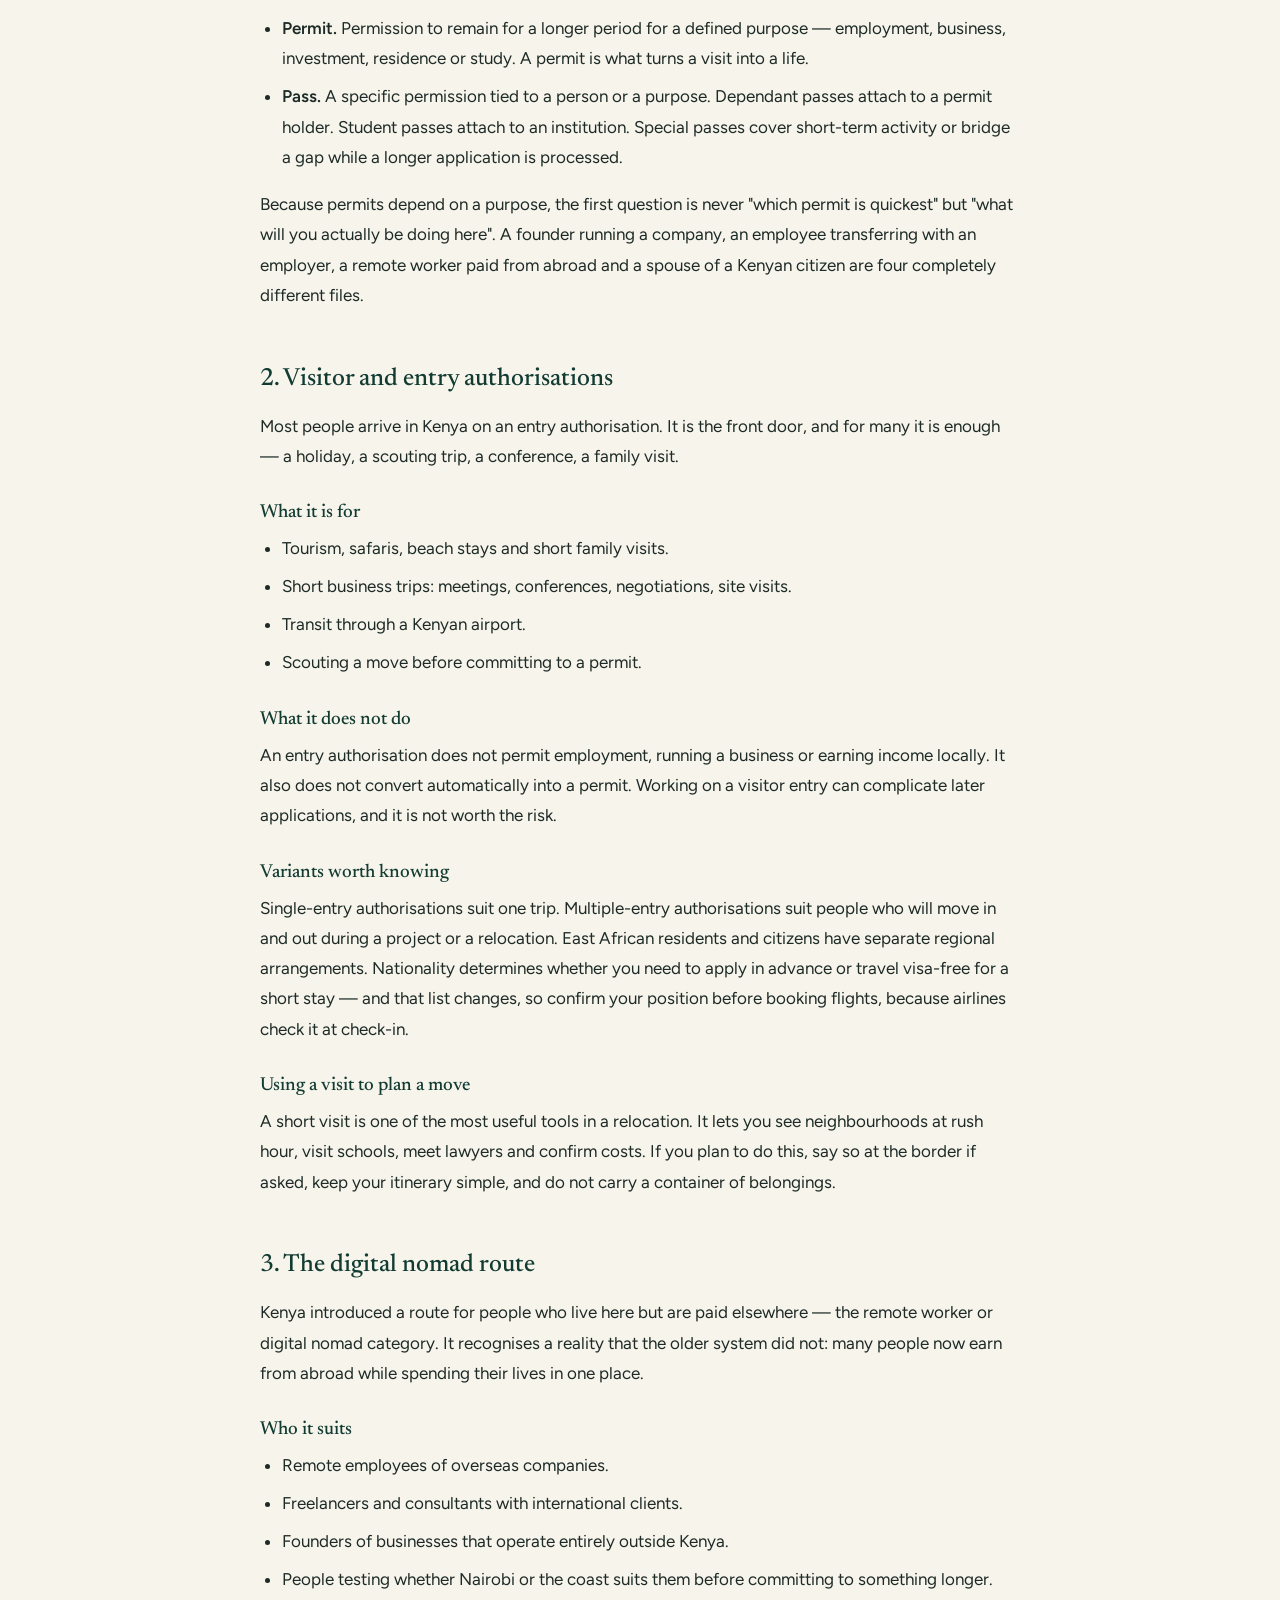
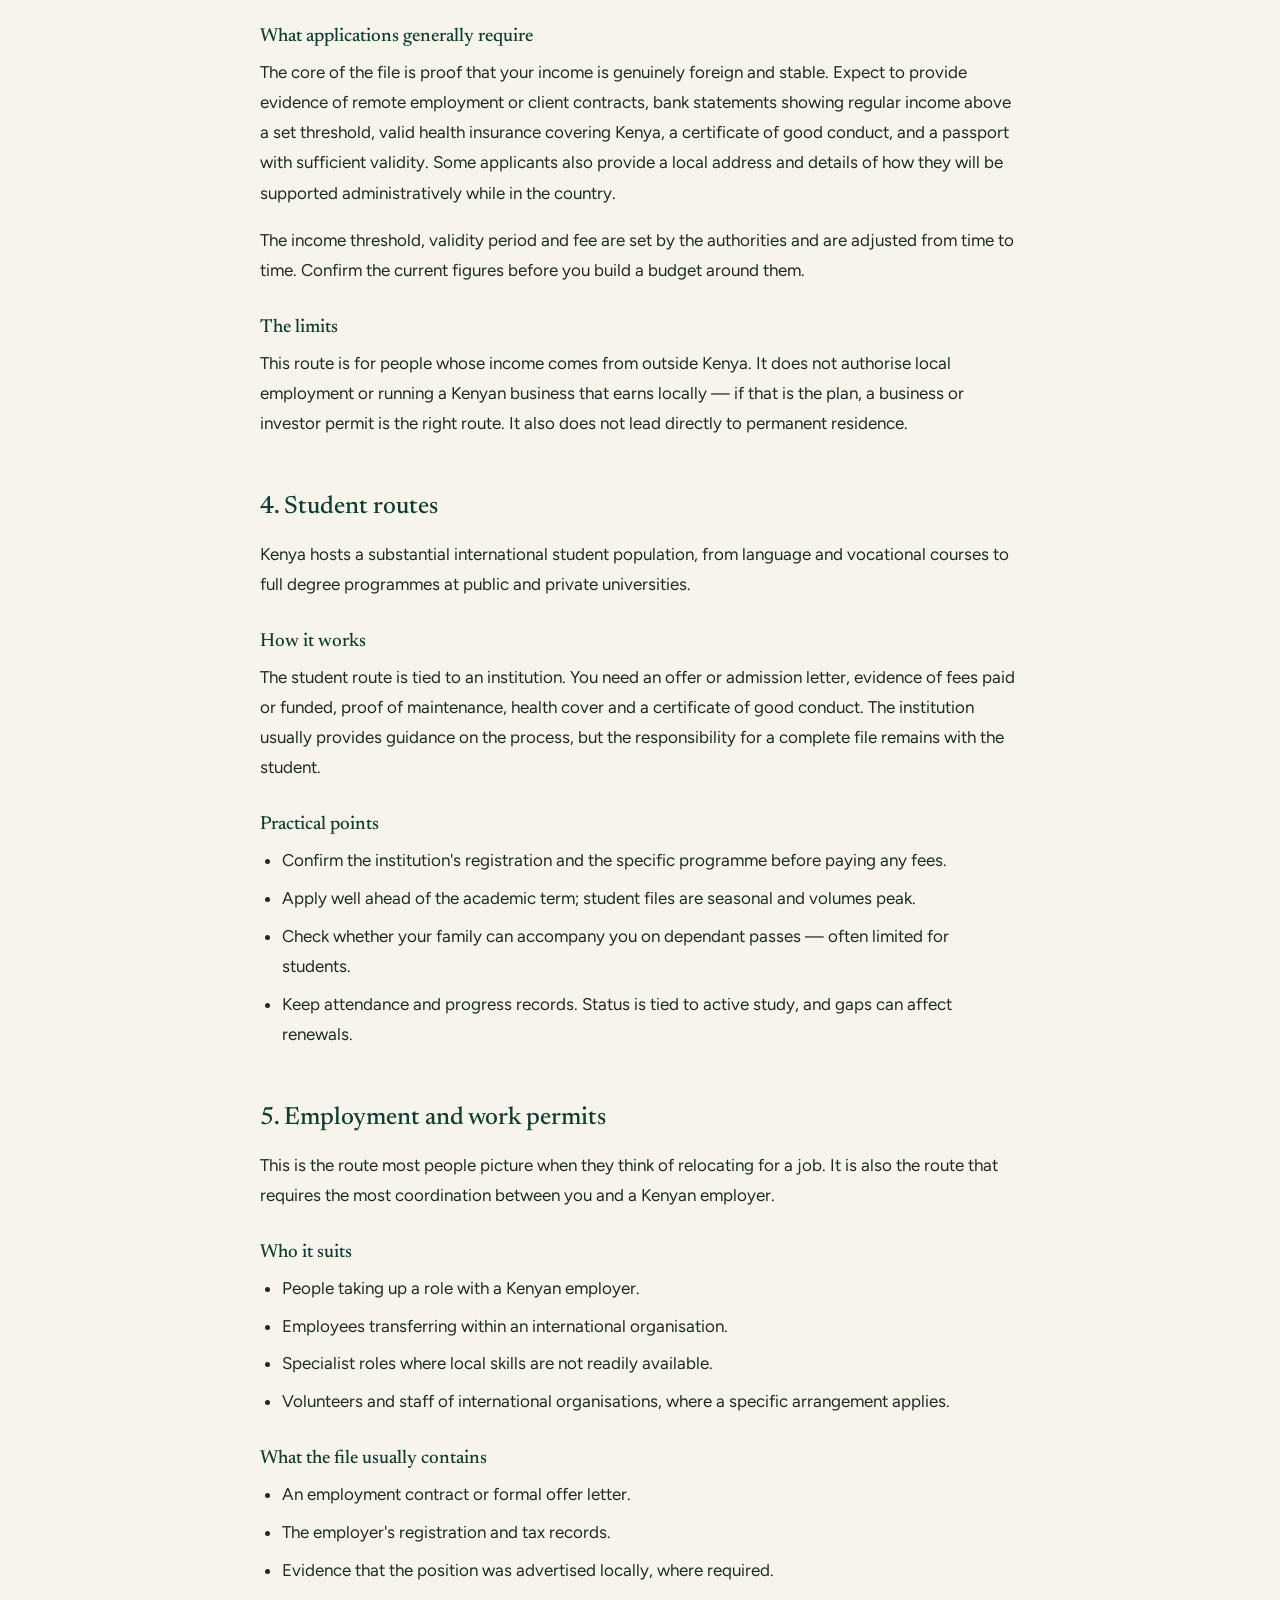
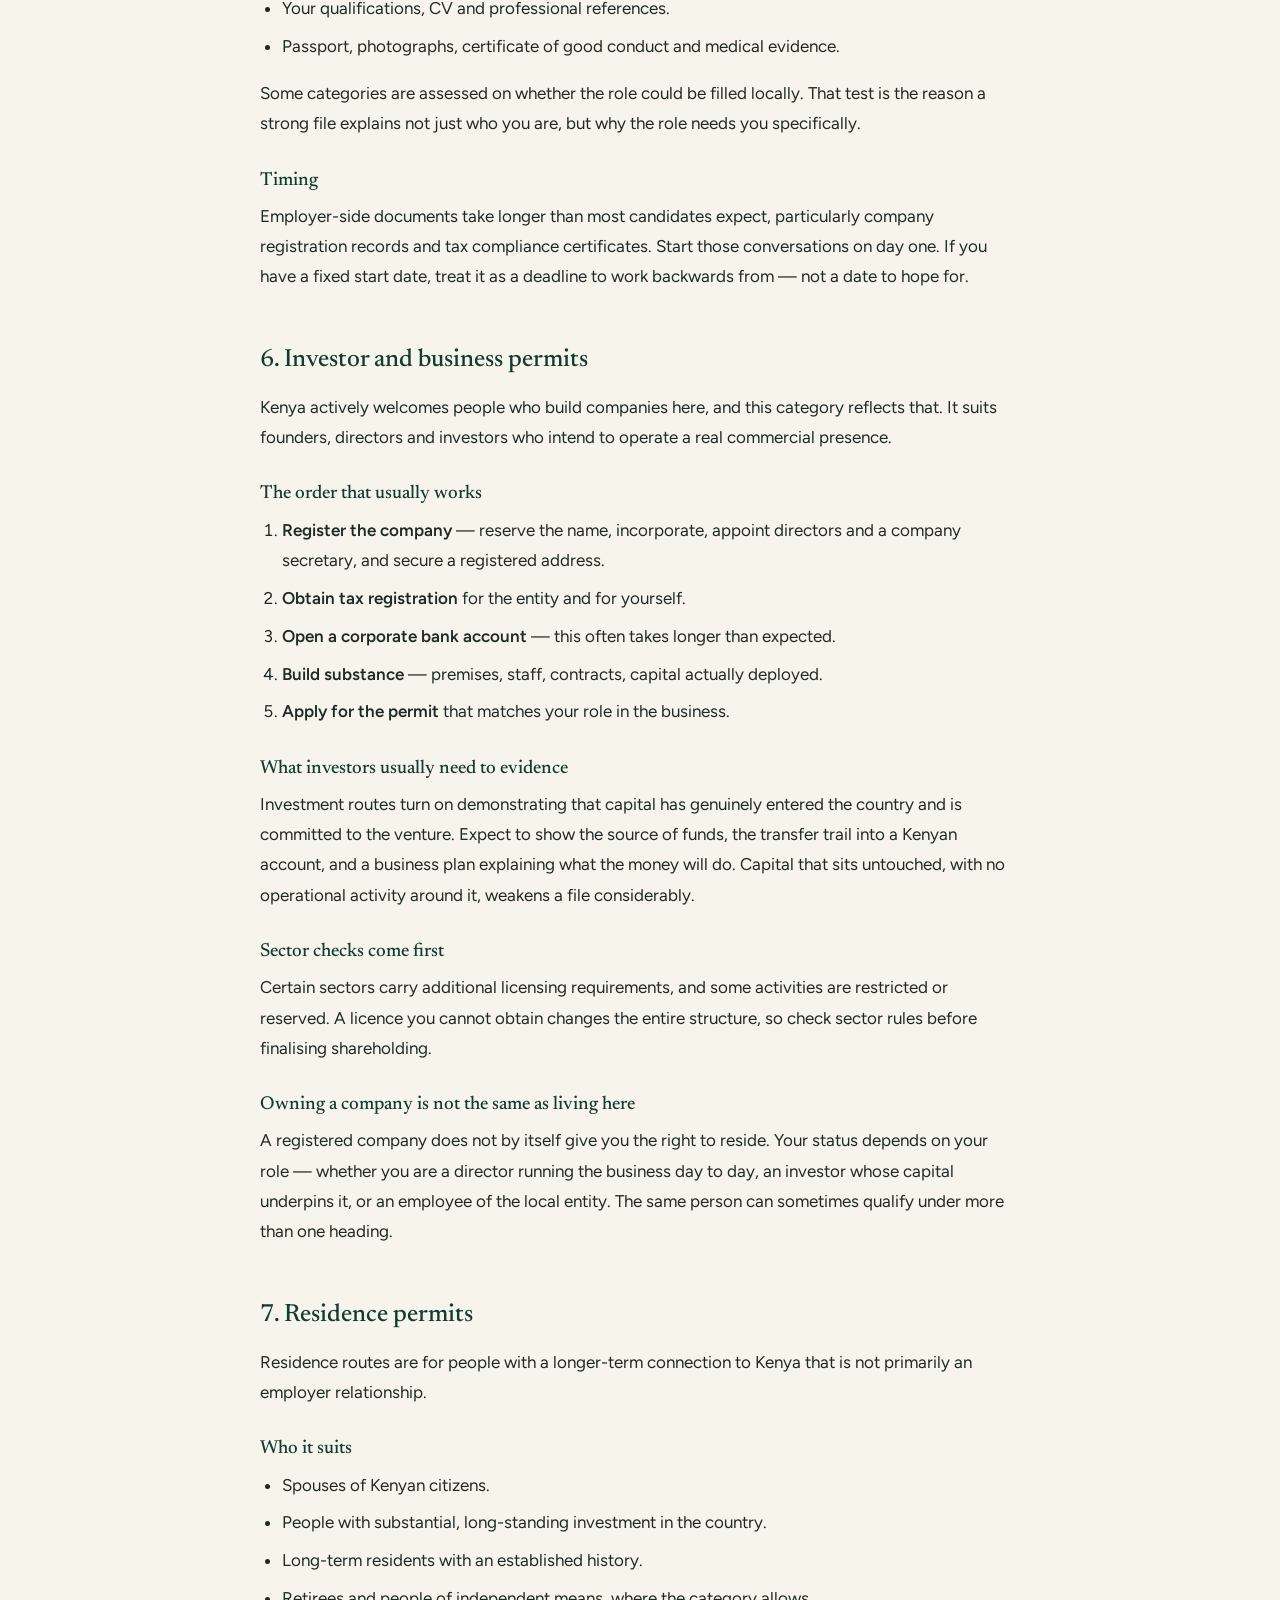
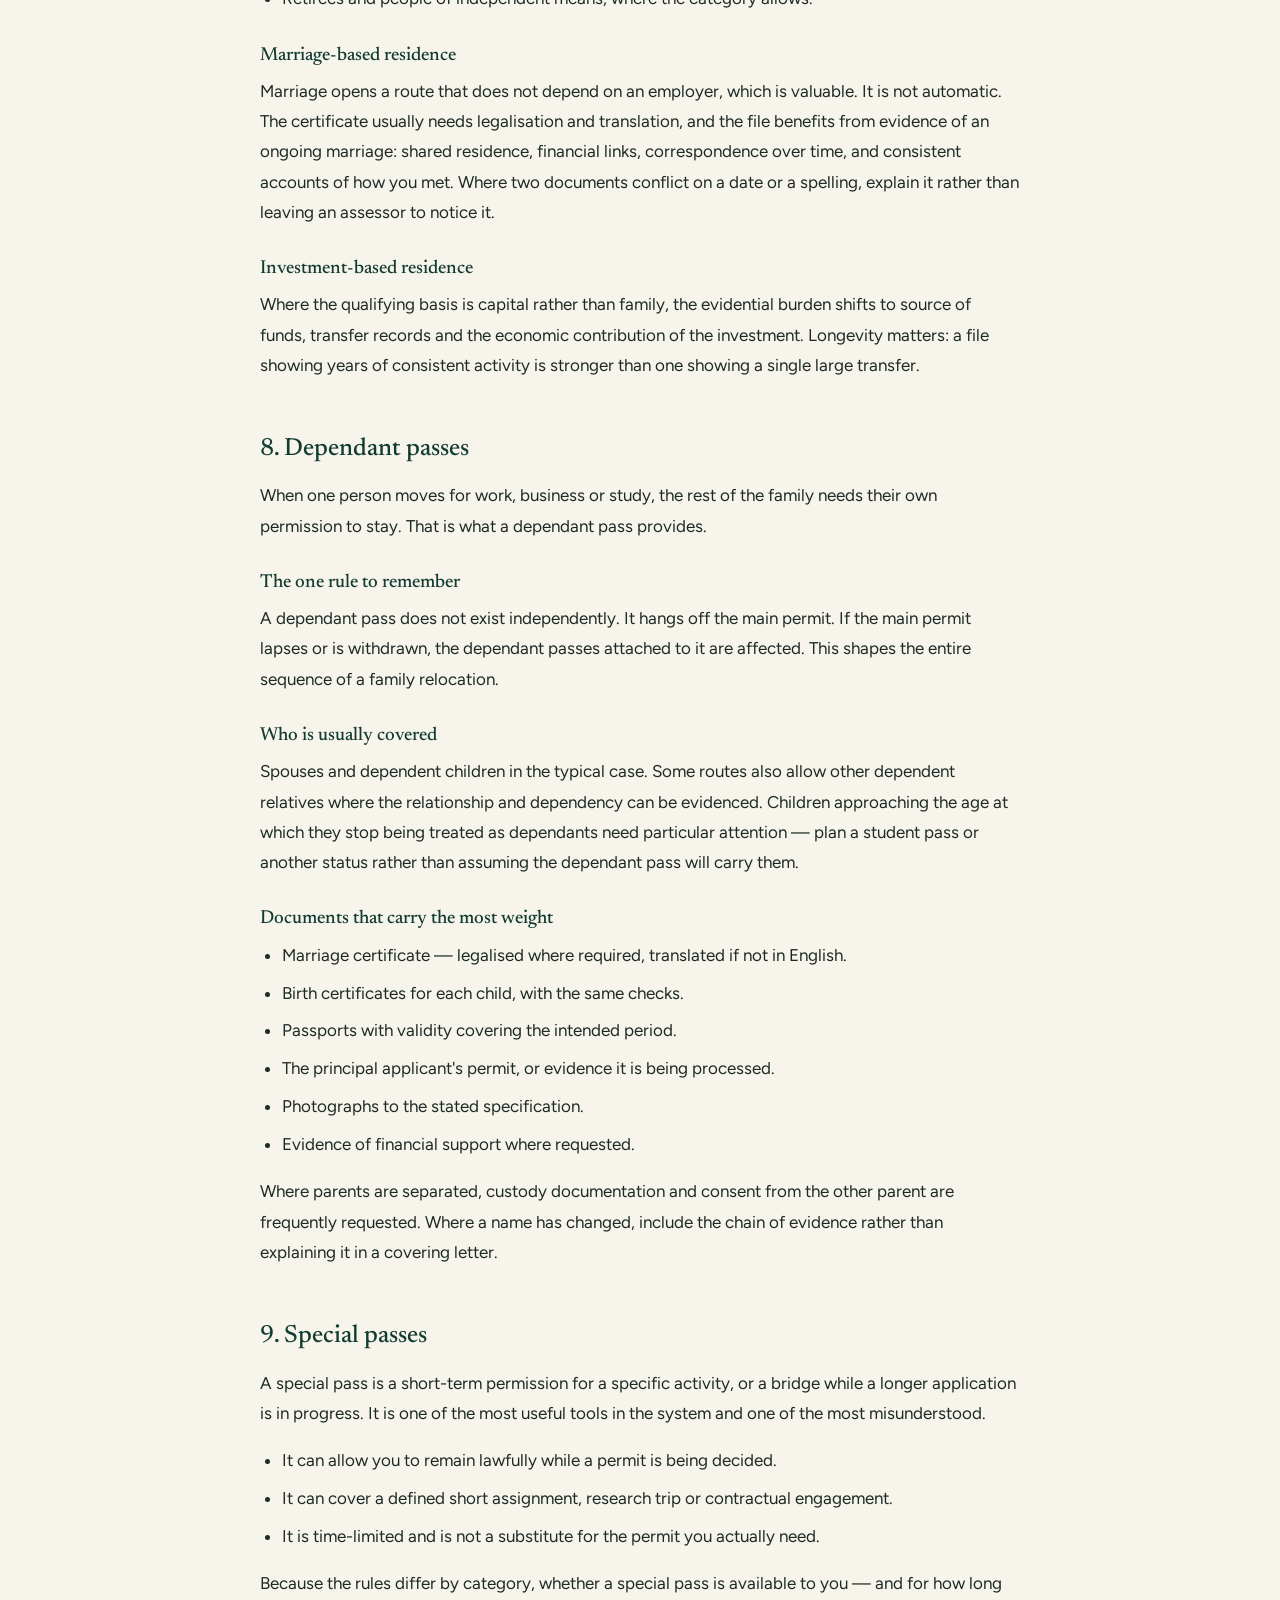
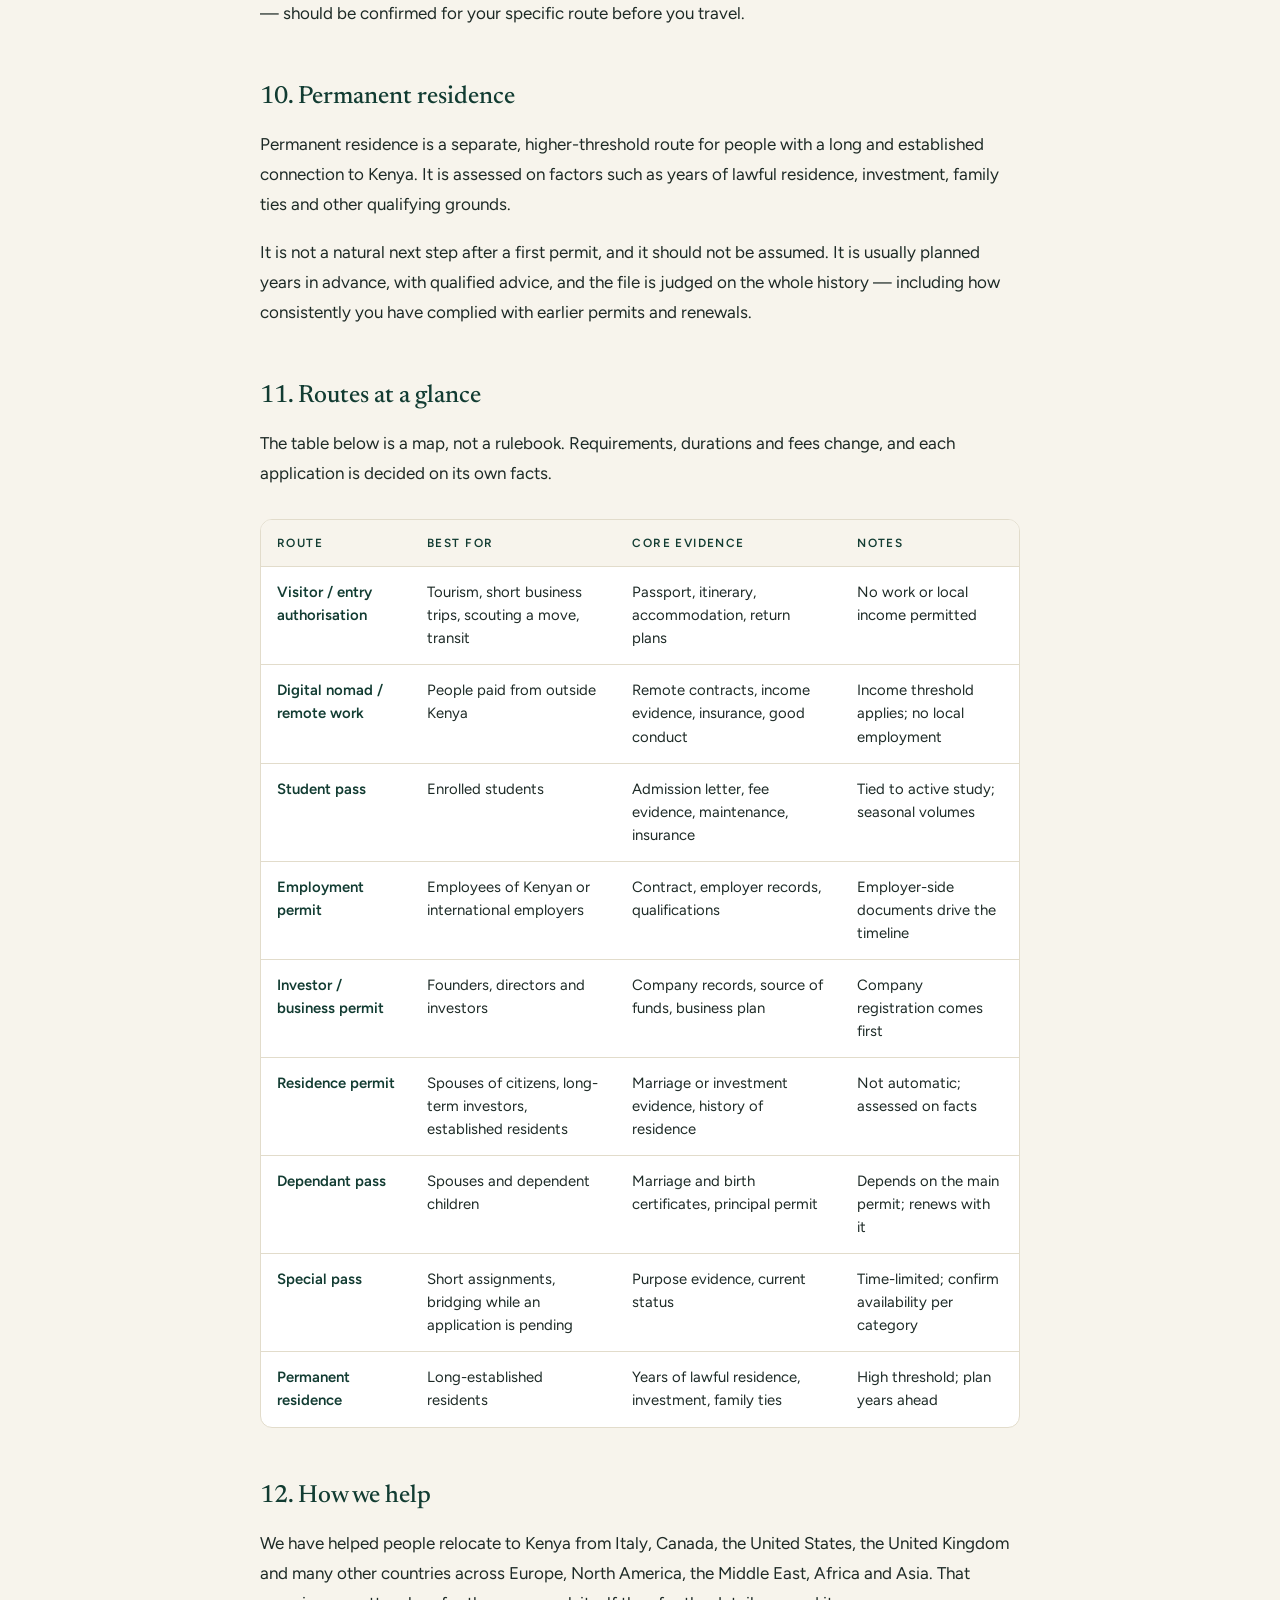
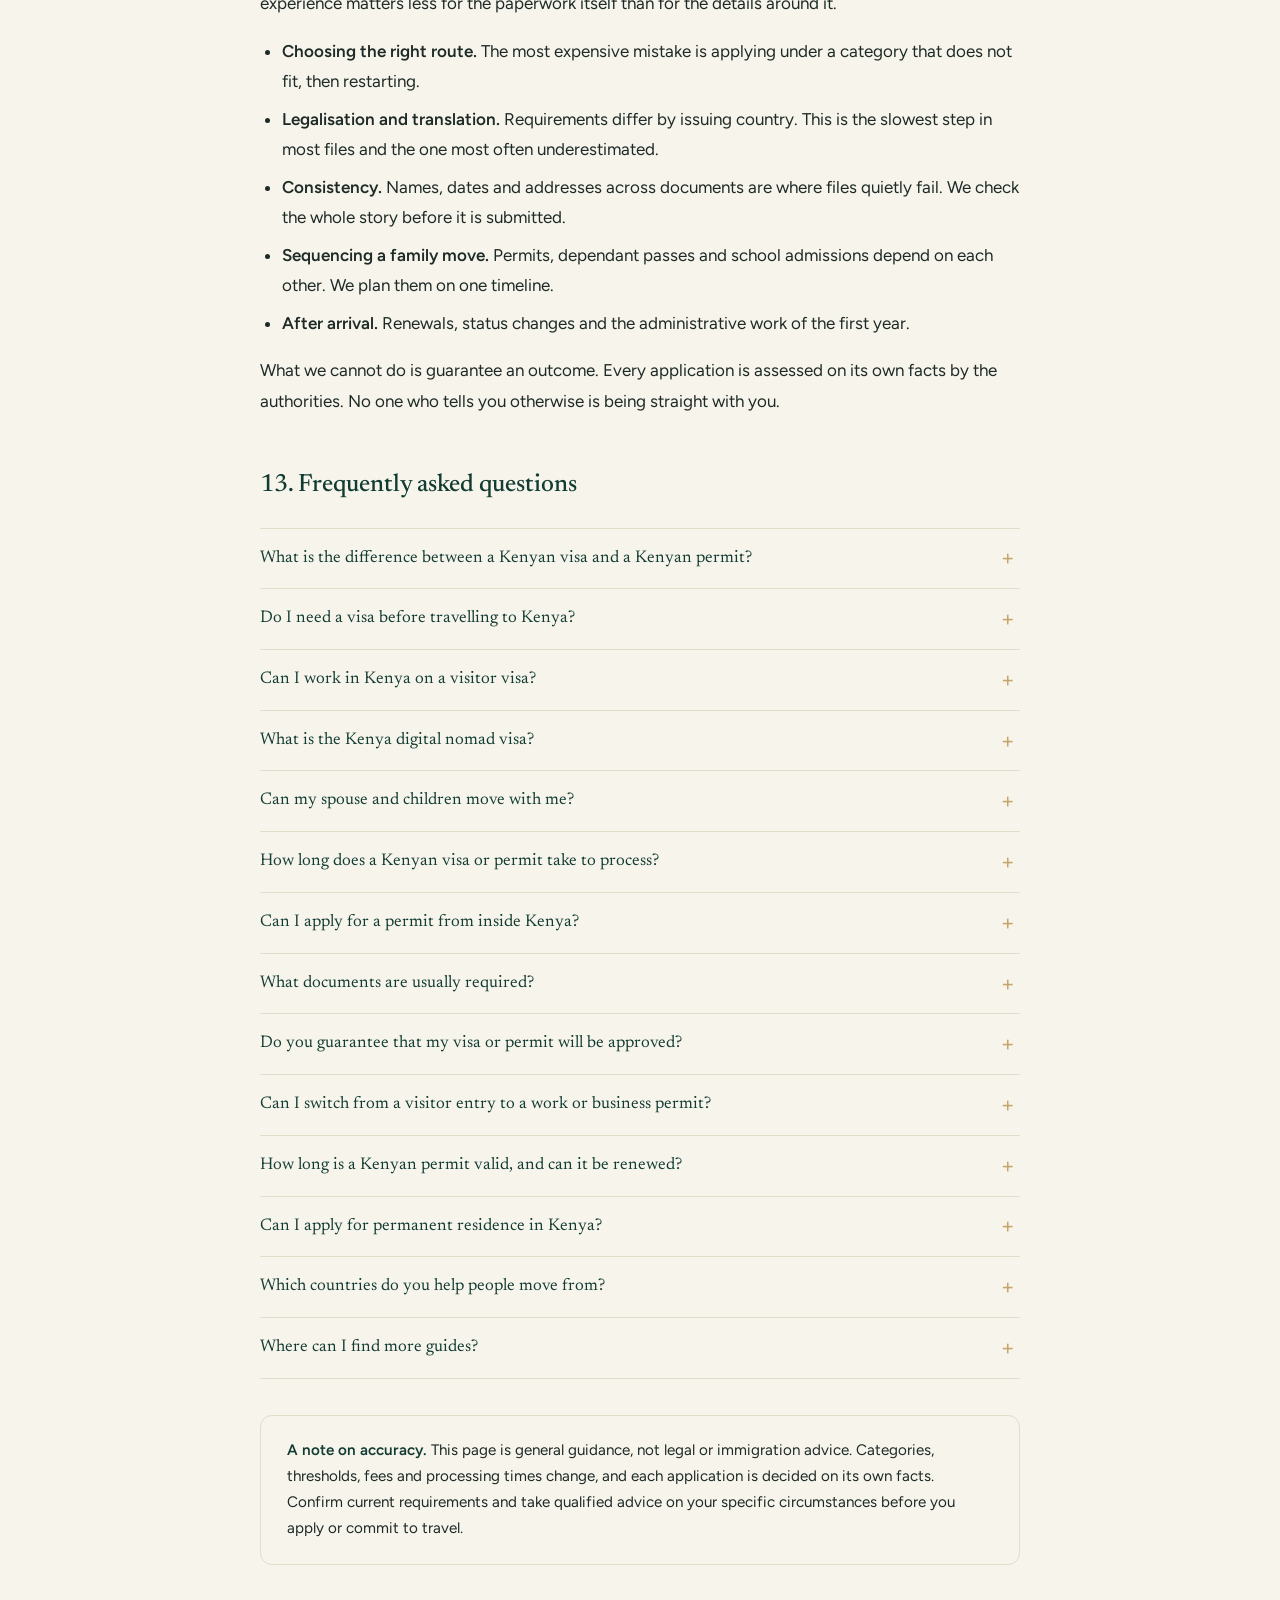
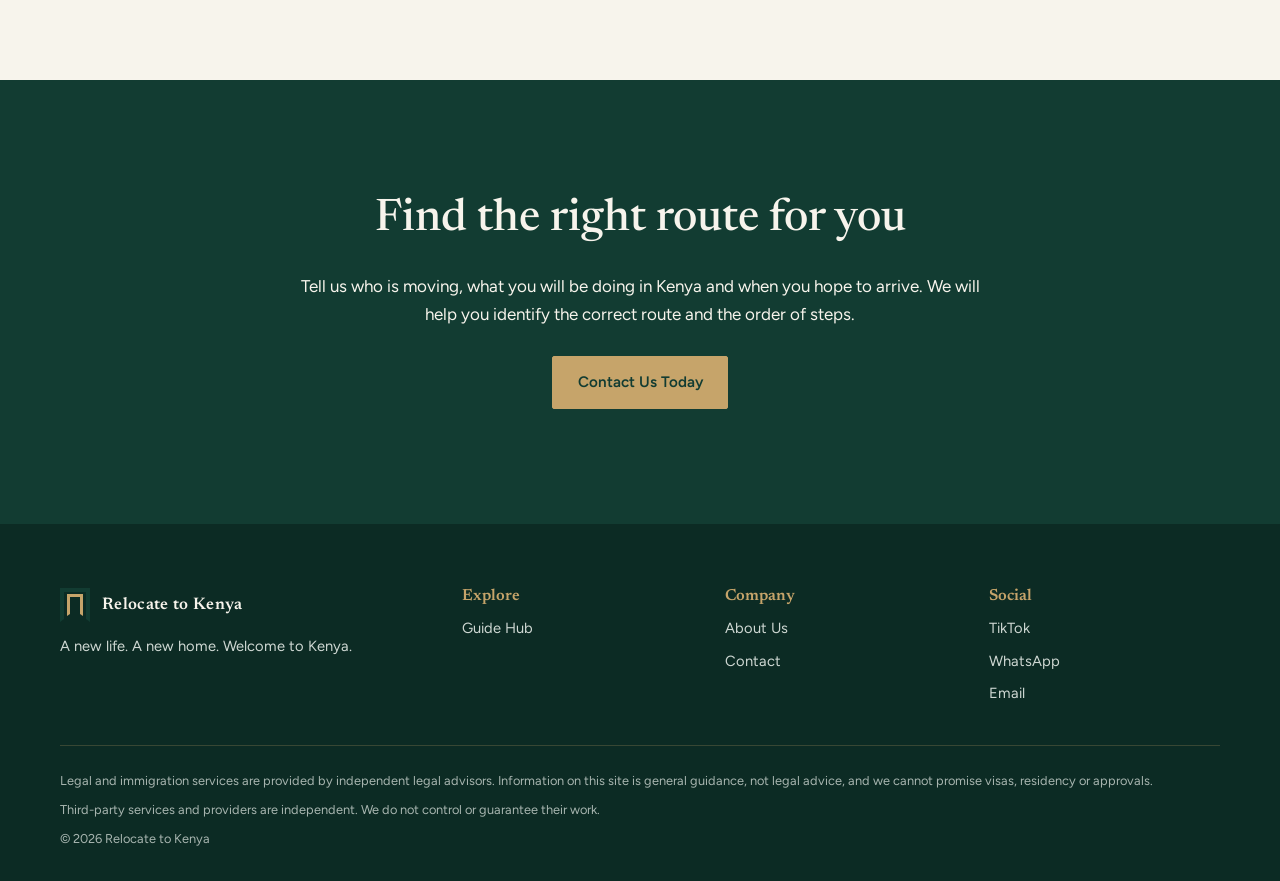
<file: kenya-visa-and-permit-paths/index.html>
<!DOCTYPE html>
<html lang="en">
<head>
<meta charset="utf-8">
<meta name="viewport" content="width=device-width,initial-scale=1">
<title>Kenya Visa and Permit Paths: Every Route Explained | Relocate to Kenya</title>
<meta name="description" content="A complete guide to Kenyan visas and permits: visitor, student, digital nomad, work, investor, residence, dependant and permanent routes, with FAQs.">
<link rel="canonical" href="https://relocatetokenya.co.ke/kenya-visa-and-permit-paths/">
<link rel="apple-touch-icon" sizes="180x180" href="/apple-touch-icon.png">
<link rel="icon" type="image/png" sizes="32x32" href="/favicon-32x32.png">
<link rel="icon" type="image/png" sizes="16x16" href="/favicon-16x16.png">
<link rel="manifest" href="/site.webmanifest">
<link rel="preconnect" href="https://fonts.googleapis.com"><link rel="preconnect" href="https://fonts.gstatic.com" crossorigin>
<link href="https://fonts.googleapis.com/css2?family=Figtree:wght@400;500;600&family=Newsreader:opsz,wght@6..72,400;6..72,500;6..72,600&display=swap" rel="stylesheet">
<link rel="stylesheet" href="/css/style.css">
<script type="application/ld+json">
{
  "@context": "https://schema.org",
  "@type": "Article",
  "headline": "Kenya Visa and Permit Paths: Every Route Explained",
  "description": "A complete guide to Kenyan visas and permits: visitor, student, digital nomad, work, investor, residence, dependant and permanent routes, with FAQs.",
  "mainEntityOfPage": {
    "@type": "WebPage",
    "@id": "https://relocatetokenya.co.ke/kenya-visa-and-permit-paths/"
  },
  "author": {
    "@type": "Organization",
    "name": "Relocate to Kenya",
    "url": "https://relocatetokenya.co.ke/"
  },
  "publisher": {
    "@type": "Organization",
    "name": "Relocate to Kenya",
    "url": "https://relocatetokenya.co.ke/"
  },
  "datePublished": "2026-01-12",
  "dateModified": "2026-01-12",
  "inLanguage": "en"
}
</script>
<script type="application/ld+json">
{
  "@context": "https://schema.org",
  "@type": "FAQPage",
  "mainEntity": [
    {
      "@type": "Question",
      "name": "What is the difference between a Kenyan visa and a Kenyan permit?",
      "acceptedAnswer": {
        "@type": "Answer",
        "text": "A visa or entry authorisation allows you to travel to Kenya and stay for a short period, typically for tourism, business meetings, transit or a short family visit. A permit allows you to remain for a longer period for a defined purpose, such as employment, business, investment, study, residence or as the dependant of a permit holder. Most people who move to Kenya need an entry authorisation first and a permit afterwards."
      }
    },
    {
      "@type": "Question",
      "name": "Do I need a visa before travelling to Kenya?",
      "acceptedAnswer": {
        "@type": "Answer",
        "text": "Most visitors need an entry authorisation obtained before travel, though the exact requirement depends on nationality and can change. Some nationalities travel visa-free for short visits. The safest approach is to confirm your specific position before booking flights, because airlines will check your authorisation at check-in."
      }
    },
    {
      "@type": "Question",
      "name": "Can I work in Kenya on a visitor visa?",
      "acceptedAnswer": {
        "@type": "Answer",
        "text": "No. A visitor authorisation does not give you the right to work, run a business or earn locally. Working on a visitor entry can affect future applications. If you intend to work, you need the appropriate work, business or investor permit, and in many cases a special pass while that application is being processed."
      }
    },
    {
      "@type": "Question",
      "name": "What is the Kenya digital nomad visa?",
      "acceptedAnswer": {
        "@type": "Answer",
        "text": "Kenya introduced a route for remote workers who are employed by, or earn from, organisations outside the country. It is designed for people who live in Kenya but whose income comes from abroad. Applications generally require proof of remote employment or contracts, evidence of income above a set threshold, valid health insurance, a clean conduct record and a passport with sufficient validity. The income threshold and fee are set by the authorities and should be confirmed before applying."
      }
    },
    {
      "@type": "Question",
      "name": "Can my spouse and children move with me?",
      "acceptedAnswer": {
        "@type": "Answer",
        "text": "Usually yes. Spouses and dependent children can apply for dependant passes linked to the main permit holder. Dependant passes do not exist independently: if the main permit lapses or is withdrawn, the dependant passes attached to it are affected. Relationship evidence such as marriage and birth certificates, legalised and translated where necessary, is central to the application."
      }
    },
    {
      "@type": "Question",
      "name": "How long does a Kenyan visa or permit take to process?",
      "acceptedAnswer": {
        "@type": "Answer",
        "text": "Timelines vary widely by category, by the completeness of the file and by current volumes. Some routes move in a few weeks, others take considerably longer. Rather than planning around a best case, work backwards from your own deadline, such as a job start date or a school term, and allow time for queries and requests for further documents."
      }
    },
    {
      "@type": "Question",
      "name": "Can I apply for a permit from inside Kenya?",
      "acceptedAnswer": {
        "@type": "Answer",
        "text": "In many cases applications can be lodged while you are in the country, but your ability to remain while it is processed depends on the status you hold. A special pass is sometimes used to bridge the gap. The rules differ by category, so this should be confirmed for your specific route before you travel."
      }
    },
    {
      "@type": "Question",
      "name": "What documents are usually required?",
      "acceptedAnswer": {
        "@type": "Answer",
        "text": "Most applications ask for a passport with sufficient validity, completed forms, passport photographs, a certificate of good conduct, medical evidence, and financial information. Work and business routes add employer letters, contracts, company records or proof of investment. Family routes add marriage and birth certificates. Documents issued abroad often need legalisation and, where not in English, certified translation."
      }
    },
    {
      "@type": "Question",
      "name": "Do you guarantee that my visa or permit will be approved?",
      "acceptedAnswer": {
        "@type": "Answer",
        "text": "No. Every application is assessed on its own facts by the authorities, and no one can guarantee an outcome. What we can do is help you choose the right route, assemble a consistent file, anticipate queries and avoid the errors that most often cause delay or refusal."
      }
    },
    {
      "@type": "Question",
      "name": "Can I switch from a visitor entry to a work or business permit?",
      "acceptedAnswer": {
        "@type": "Answer",
        "text": "It is sometimes possible, but it is not automatic and depends on the category and your current status. Switching after arrival can extend your overall timeline, and some routes are better started from your home country. If you know you intend to work or run a business in Kenya, it is usually better to plan the correct route from the outset."
      }
    },
    {
      "@type": "Question",
      "name": "How long is a Kenyan permit valid, and can it be renewed?",
      "acceptedAnswer": {
        "@type": "Answer",
        "text": "Validity depends on the category, commonly running for one to two years for many work and business permits. Renewals are usually possible where the underlying purpose still exists and the compliance history is clean. Dependant passes are renewed in step with the main permit, so both sets of expiry dates should be tracked together."
      }
    },
    {
      "@type": "Question",
      "name": "Can I apply for permanent residence in Kenya?",
      "acceptedAnswer": {
        "@type": "Answer",
        "text": "Permanent residence is a separate, higher threshold route intended for people with a long and established connection to Kenya. It is assessed on years of lawful residence, investment, family ties and other qualifying factors. It is not a natural next step after a first permit, and it should be planned well in advance with qualified advice."
      }
    },
    {
      "@type": "Question",
      "name": "Which countries do you help people move from?",
      "acceptedAnswer": {
        "@type": "Answer",
        "text": "We have helped people relocating from Italy, Canada, the United States, the United Kingdom and many other countries across Europe, North America, the Middle East, Africa and Asia. The document requirements are broadly similar, but legalisation and translation requirements differ by country, and that is where local knowledge saves the most time."
      }
    },
    {
      "@type": "Question",
      "name": "Where can I find more guides?",
      "acceptedAnswer": {
        "@type": "Answer",
        "text": "Our Guide Hub at relocatetokenya.co.ke/guides brings together all of our guides on visas, housing, banking, healthcare, schools and settling in."
      }
    }
  ]
}
</script>
</head>
<body>
<svg width="0" height="0" style="position:absolute" aria-hidden="true"><symbol id="mark" viewBox="0 0 30 34"><path fill="#123C32" d="M0 0h30v34l-4-3V4H4v27l-4 3z"/><path fill="#C6A46A" d="M7 6h16v22l-3-2V9H10v17l-3 2z"/></symbol></svg>
<header class="site-header"><div class="wrap bar">
<a class="brand" href="/"><svg aria-hidden="true"><use href="#mark"/></svg>Relocate to Kenya</a>
<button class="menu-btn" aria-expanded="false" aria-controls="nav">Menu</button>
<nav id="nav" aria-label="Main"><ul>
<li><a href="/guides" aria-current="page">Guides</a></li>
<li><a href="/about">About Us</a></li>
<li><a href="/contact">Contact</a></li></ul></nav>
<a class="btn gold sm" href="/contact">Contact Us</a>
</div></header>

<section class="hero-split"><div class="wrap">
<nav class="crumbs" aria-label="Breadcrumb"><ol>
<li><a href="/">Home</a></li>
<li><a href="/guides">Guides</a></li>
<li aria-current="page">Kenya Visa and Permit Paths</li>
</ol></nav>
<div class="hero-grid">
<div class="hero-copy">
<h1>Kenya Visa and Permit Paths</h1>
<p class="lead">Every route into Kenya, explained in one place: visitor and entry authorisations, the digital nomad route, student passes, work permits, investor and business permits, residence, dependant passes and permanent residence.</p>
<div class="cta-row">
<a class="btn" href="#compare">Compare the routes</a>
<a class="btn ghost" href="#faq">Read the FAQs</a>
</div>
</div>
<figure class="hero-media">
<img src="/images/office.png" alt="Advisors at Relocate to Kenya reviewing visa and permit applications in the office" width="1200" height="900" loading="eager">
</figure>
</div>
</div></section>

<section><div class="wrap">
<div class="article-wrap prose">

<div class="short-answer">
<h2>The short answer</h2>
<p>Kenya separates <strong>entry</strong> from <strong>stay</strong>. An entry authorisation lets you travel here for a short visit. A permit lets you remain for a longer period for a specific purpose — work, business, investment, study, residence, or as the dependant of someone who holds a permit. Almost everyone who moves to Kenya needs both, in that order. Choosing the correct permit category before you apply is the single decision that most affects your timeline.</p>
</div>

<nav class="toc" aria-label="On this page">
<h2>On this page</h2>
<ol>
<li><a href="#how-it-works">How the system fits together</a></li>
<li><a href="#entry-visas">Visitor and entry authorisations</a></li>
<li><a href="#digital-nomad">The digital nomad route</a></li>
<li><a href="#student">Student routes</a></li>
<li><a href="#work">Employment and work permits</a></li>
<li><a href="#business">Investor and business permits</a></li>
<li><a href="#residence">Residence permits</a></li>
<li><a href="#family">Dependant passes</a></li>
<li><a href="#special">Special passes</a></li>
<li><a href="#permanent">Permanent residence</a></li>
<li><a href="#compare">Routes at a glance</a></li>
<li><a href="#how-we-help">How we help</a></li>
<li><a href="#faq">Frequently asked questions</a></li>
</ol>
</nav>

<h2 id="how-it-works">1. How the system fits together</h2>
<p>Three terms are used constantly and often mixed up. Getting them straight makes the rest of this page much easier to follow.</p>
<ul>
<li><strong>Entry authorisation (visa).</strong> Permission to travel to Kenya and remain for a short period. It covers tourism, short business meetings, transit and family visits. It does not carry the right to work or run a business.</li>
<li><strong>Permit.</strong> Permission to remain for a longer period for a defined purpose — employment, business, investment, residence or study. A permit is what turns a visit into a life.</li>
<li><strong>Pass.</strong> A specific permission tied to a person or a purpose. Dependant passes attach to a permit holder. Student passes attach to an institution. Special passes cover short-term activity or bridge a gap while a longer application is processed.</li>
</ul>
<p>Because permits depend on a purpose, the first question is never "which permit is quickest" but "what will you actually be doing here". A founder running a company, an employee transferring with an employer, a remote worker paid from abroad and a spouse of a Kenyan citizen are four completely different files.</p>

<h2 id="entry-visas">2. Visitor and entry authorisations</h2>
<p>Most people arrive in Kenya on an entry authorisation. It is the front door, and for many it is enough — a holiday, a scouting trip, a conference, a family visit.</p>
<h3>What it is for</h3>
<ul>
<li>Tourism, safaris, beach stays and short family visits.</li>
<li>Short business trips: meetings, conferences, negotiations, site visits.</li>
<li>Transit through a Kenyan airport.</li>
<li>Scouting a move before committing to a permit.</li>
</ul>
<h3>What it does not do</h3>
<p>An entry authorisation does not permit employment, running a business or earning income locally. It also does not convert automatically into a permit. Working on a visitor entry can complicate later applications, and it is not worth the risk.</p>
<h3>Variants worth knowing</h3>
<p>Single-entry authorisations suit one trip. Multiple-entry authorisations suit people who will move in and out during a project or a relocation. East African residents and citizens have separate regional arrangements. Nationality determines whether you need to apply in advance or travel visa-free for a short stay — and that list changes, so confirm your position before booking flights, because airlines check it at check-in.</p>
<h3>Using a visit to plan a move</h3>
<p>A short visit is one of the most useful tools in a relocation. It lets you see neighbourhoods at rush hour, visit schools, meet lawyers and confirm costs. If you plan to do this, say so at the border if asked, keep your itinerary simple, and do not carry a container of belongings.</p>

<h2 id="digital-nomad">3. The digital nomad route</h2>
<p>Kenya introduced a route for people who live here but are paid elsewhere — the remote worker or digital nomad category. It recognises a reality that the older system did not: many people now earn from abroad while spending their lives in one place.</p>
<h3>Who it suits</h3>
<ul>
<li>Remote employees of overseas companies.</li>
<li>Freelancers and consultants with international clients.</li>
<li>Founders of businesses that operate entirely outside Kenya.</li>
<li>People testing whether Nairobi or the coast suits them before committing to something longer.</li>
</ul>
<h3>What applications generally require</h3>
<p>The core of the file is proof that your income is genuinely foreign and stable. Expect to provide evidence of remote employment or client contracts, bank statements showing regular income above a set threshold, valid health insurance covering Kenya, a certificate of good conduct, and a passport with sufficient validity. Some applicants also provide a local address and details of how they will be supported administratively while in the country.</p>
<p>The income threshold, validity period and fee are set by the authorities and are adjusted from time to time. Confirm the current figures before you build a budget around them.</p>
<h3>The limits</h3>
<p>This route is for people whose income comes from outside Kenya. It does not authorise local employment or running a Kenyan business that earns locally — if that is the plan, a business or investor permit is the right route. It also does not lead directly to permanent residence.</p>

<h2 id="student">4. Student routes</h2>
<p>Kenya hosts a substantial international student population, from language and vocational courses to full degree programmes at public and private universities.</p>
<h3>How it works</h3>
<p>The student route is tied to an institution. You need an offer or admission letter, evidence of fees paid or funded, proof of maintenance, health cover and a certificate of good conduct. The institution usually provides guidance on the process, but the responsibility for a complete file remains with the student.</p>
<h3>Practical points</h3>
<ul>
<li>Confirm the institution's registration and the specific programme before paying any fees.</li>
<li>Apply well ahead of the academic term; student files are seasonal and volumes peak.</li>
<li>Check whether your family can accompany you on dependant passes — often limited for students.</li>
<li>Keep attendance and progress records. Status is tied to active study, and gaps can affect renewals.</li>
</ul>

<h2 id="work">5. Employment and work permits</h2>
<p>This is the route most people picture when they think of relocating for a job. It is also the route that requires the most coordination between you and a Kenyan employer.</p>
<h3>Who it suits</h3>
<ul>
<li>People taking up a role with a Kenyan employer.</li>
<li>Employees transferring within an international organisation.</li>
<li>Specialist roles where local skills are not readily available.</li>
<li>Volunteers and staff of international organisations, where a specific arrangement applies.</li>
</ul>
<h3>What the file usually contains</h3>
<ul>
<li>An employment contract or formal offer letter.</li>
<li>The employer's registration and tax records.</li>
<li>Evidence that the position was advertised locally, where required.</li>
<li>Your qualifications, CV and professional references.</li>
<li>Passport, photographs, certificate of good conduct and medical evidence.</li>
</ul>
<p>Some categories are assessed on whether the role could be filled locally. That test is the reason a strong file explains not just who you are, but why the role needs you specifically.</p>
<h3>Timing</h3>
<p>Employer-side documents take longer than most candidates expect, particularly company registration records and tax compliance certificates. Start those conversations on day one. If you have a fixed start date, treat it as a deadline to work backwards from — not a date to hope for.</p>

<h2 id="business">6. Investor and business permits</h2>
<p>Kenya actively welcomes people who build companies here, and this category reflects that. It suits founders, directors and investors who intend to operate a real commercial presence.</p>
<h3>The order that usually works</h3>
<ol>
<li><strong>Register the company</strong> — reserve the name, incorporate, appoint directors and a company secretary, and secure a registered address.</li>
<li><strong>Obtain tax registration</strong> for the entity and for yourself.</li>
<li><strong>Open a corporate bank account</strong> — this often takes longer than expected.</li>
<li><strong>Build substance</strong> — premises, staff, contracts, capital actually deployed.</li>
<li><strong>Apply for the permit</strong> that matches your role in the business.</li>
</ol>
<h3>What investors usually need to evidence</h3>
<p>Investment routes turn on demonstrating that capital has genuinely entered the country and is committed to the venture. Expect to show the source of funds, the transfer trail into a Kenyan account, and a business plan explaining what the money will do. Capital that sits untouched, with no operational activity around it, weakens a file considerably.</p>
<h3>Sector checks come first</h3>
<p>Certain sectors carry additional licensing requirements, and some activities are restricted or reserved. A licence you cannot obtain changes the entire structure, so check sector rules before finalising shareholding.</p>
<h3>Owning a company is not the same as living here</h3>
<p>A registered company does not by itself give you the right to reside. Your status depends on your role — whether you are a director running the business day to day, an investor whose capital underpins it, or an employee of the local entity. The same person can sometimes qualify under more than one heading.</p>

<h2 id="residence">7. Residence permits</h2>
<p>Residence routes are for people with a longer-term connection to Kenya that is not primarily an employer relationship.</p>
<h3>Who it suits</h3>
<ul>
<li>Spouses of Kenyan citizens.</li>
<li>People with substantial, long-standing investment in the country.</li>
<li>Long-term residents with an established history.</li>
<li>Retirees and people of independent means, where the category allows.</li>
</ul>
<h3>Marriage-based residence</h3>
<p>Marriage opens a route that does not depend on an employer, which is valuable. It is not automatic. The certificate usually needs legalisation and translation, and the file benefits from evidence of an ongoing marriage: shared residence, financial links, correspondence over time, and consistent accounts of how you met. Where two documents conflict on a date or a spelling, explain it rather than leaving an assessor to notice it.</p>
<h3>Investment-based residence</h3>
<p>Where the qualifying basis is capital rather than family, the evidential burden shifts to source of funds, transfer records and the economic contribution of the investment. Longevity matters: a file showing years of consistent activity is stronger than one showing a single large transfer.</p>

<h2 id="family">8. Dependant passes</h2>
<p>When one person moves for work, business or study, the rest of the family needs their own permission to stay. That is what a dependant pass provides.</p>
<h3>The one rule to remember</h3>
<p>A dependant pass does not exist independently. It hangs off the main permit. If the main permit lapses or is withdrawn, the dependant passes attached to it are affected. This shapes the entire sequence of a family relocation.</p>
<h3>Who is usually covered</h3>
<p>Spouses and dependent children in the typical case. Some routes also allow other dependent relatives where the relationship and dependency can be evidenced. Children approaching the age at which they stop being treated as dependants need particular attention — plan a student pass or another status rather than assuming the dependant pass will carry them.</p>
<h3>Documents that carry the most weight</h3>
<ul>
<li>Marriage certificate — legalised where required, translated if not in English.</li>
<li>Birth certificates for each child, with the same checks.</li>
<li>Passports with validity covering the intended period.</li>
<li>The principal applicant's permit, or evidence it is being processed.</li>
<li>Photographs to the stated specification.</li>
<li>Evidence of financial support where requested.</li>
</ul>
<p>Where parents are separated, custody documentation and consent from the other parent are frequently requested. Where a name has changed, include the chain of evidence rather than explaining it in a covering letter.</p>

<h2 id="special">9. Special passes</h2>
<p>A special pass is a short-term permission for a specific activity, or a bridge while a longer application is in progress. It is one of the most useful tools in the system and one of the most misunderstood.</p>
<ul>
<li>It can allow you to remain lawfully while a permit is being decided.</li>
<li>It can cover a defined short assignment, research trip or contractual engagement.</li>
<li>It is time-limited and is not a substitute for the permit you actually need.</li>
</ul>
<p>Because the rules differ by category, whether a special pass is available to you — and for how long — should be confirmed for your specific route before you travel.</p>

<h2 id="permanent">10. Permanent residence</h2>
<p>Permanent residence is a separate, higher-threshold route for people with a long and established connection to Kenya. It is assessed on factors such as years of lawful residence, investment, family ties and other qualifying grounds.</p>
<p>It is not a natural next step after a first permit, and it should not be assumed. It is usually planned years in advance, with qualified advice, and the file is judged on the whole history — including how consistently you have complied with earlier permits and renewals.</p>

<h2 id="compare">11. Routes at a glance</h2>
<p>The table below is a map, not a rulebook. Requirements, durations and fees change, and each application is decided on its own facts.</p>
<div class="table-wrap">
<table class="route-table">
<thead>
<tr><th scope="col">Route</th><th scope="col">Best for</th><th scope="col">Core evidence</th><th scope="col">Notes</th></tr>
</thead>
<tbody>
<tr><td><strong>Visitor / entry authorisation</strong></td><td>Tourism, short business trips, scouting a move, transit</td><td>Passport, itinerary, accommodation, return plans</td><td>No work or local income permitted</td></tr>
<tr><td><strong>Digital nomad / remote work</strong></td><td>People paid from outside Kenya</td><td>Remote contracts, income evidence, insurance, good conduct</td><td>Income threshold applies; no local employment</td></tr>
<tr><td><strong>Student pass</strong></td><td>Enrolled students</td><td>Admission letter, fee evidence, maintenance, insurance</td><td>Tied to active study; seasonal volumes</td></tr>
<tr><td><strong>Employment permit</strong></td><td>Employees of Kenyan or international employers</td><td>Contract, employer records, qualifications</td><td>Employer-side documents drive the timeline</td></tr>
<tr><td><strong>Investor / business permit</strong></td><td>Founders, directors and investors</td><td>Company records, source of funds, business plan</td><td>Company registration comes first</td></tr>
<tr><td><strong>Residence permit</strong></td><td>Spouses of citizens, long-term investors, established residents</td><td>Marriage or investment evidence, history of residence</td><td>Not automatic; assessed on facts</td></tr>
<tr><td><strong>Dependant pass</strong></td><td>Spouses and dependent children</td><td>Marriage and birth certificates, principal permit</td><td>Depends on the main permit; renews with it</td></tr>
<tr><td><strong>Special pass</strong></td><td>Short assignments, bridging while an application is pending</td><td>Purpose evidence, current status</td><td>Time-limited; confirm availability per category</td></tr>
<tr><td><strong>Permanent residence</strong></td><td>Long-established residents</td><td>Years of lawful residence, investment, family ties</td><td>High threshold; plan years ahead</td></tr>
</tbody>
</table>
</div>

<h2 id="how-we-help">12. How we help</h2>
<p>We have helped people relocate to Kenya from Italy, Canada, the United States, the United Kingdom and many other countries across Europe, North America, the Middle East, Africa and Asia. That experience matters less for the paperwork itself than for the details around it.</p>
<ul>
<li><strong>Choosing the right route.</strong> The most expensive mistake is applying under a category that does not fit, then restarting.</li>
<li><strong>Legalisation and translation.</strong> Requirements differ by issuing country. This is the slowest step in most files and the one most often underestimated.</li>
<li><strong>Consistency.</strong> Names, dates and addresses across documents are where files quietly fail. We check the whole story before it is submitted.</li>
<li><strong>Sequencing a family move.</strong> Permits, dependant passes and school admissions depend on each other. We plan them on one timeline.</li>
<li><strong>After arrival.</strong> Renewals, status changes and the administrative work of the first year.</li>
</ul>
<p>What we cannot do is guarantee an outcome. Every application is assessed on its own facts by the authorities. No one who tells you otherwise is being straight with you.</p>

<h2 id="faq">13. Frequently asked questions</h2>
<div class="faq">

<details>
<summary>What is the difference between a Kenyan visa and a Kenyan permit?</summary>
<div class="faq-a"><p>A visa or entry authorisation allows you to travel to Kenya and stay for a short period, typically for tourism, business meetings, transit or a family visit. A permit allows you to remain for a longer period for a defined purpose, such as employment, business, investment, study, residence or as the dependant of a permit holder. Most people who move to Kenya need an entry authorisation first and a permit afterwards.</p></div>
</details>

<details>
<summary>Do I need a visa before travelling to Kenya?</summary>
<div class="faq-a"><p>Most visitors need an entry authorisation obtained before travel, though the exact requirement depends on nationality and can change. Some nationalities travel visa-free for short visits. Confirm your specific position before booking flights, because airlines check your authorisation at check-in.</p></div>
</details>

<details>
<summary>Can I work in Kenya on a visitor visa?</summary>
<div class="faq-a"><p>No. A visitor authorisation does not give you the right to work, run a business or earn locally. Working on a visitor entry can affect future applications. If you intend to work, you need the appropriate work, business or investor permit, and in many cases a special pass while that application is being processed.</p></div>
</details>

<details>
<summary>What is the Kenya digital nomad visa?</summary>
<div class="faq-a"><p>Kenya introduced a route for remote workers who are employed by, or earn from, organisations outside the country. It is designed for people who live in Kenya but whose income comes from abroad. Applications generally require proof of remote employment or contracts, evidence of income above a set threshold, valid health insurance, a clean conduct record and a passport with sufficient validity. The income threshold and fee are set by the authorities and should be confirmed before applying.</p></div>
</details>

<details>
<summary>Can my spouse and children move with me?</summary>
<div class="faq-a"><p>Usually yes. Spouses and dependent children can apply for dependant passes linked to the main permit holder. Dependant passes do not exist independently: if the main permit lapses or is withdrawn, the dependant passes attached to it are affected. Relationship evidence such as marriage and birth certificates, legalised and translated where necessary, is central to the application.</p></div>
</details>

<details>
<summary>How long does a Kenyan visa or permit take to process?</summary>
<div class="faq-a"><p>Timelines vary widely by category, by the completeness of the file and by current volumes. Some routes move in a few weeks, others take considerably longer. Rather than planning around a best case, work backwards from your own deadline — a job start date, a school term — and allow time for queries and requests for further documents.</p></div>
</details>

<details>
<summary>Can I apply for a permit from inside Kenya?</summary>
<div class="faq-a"><p>In many cases applications can be lodged while you are in the country, but your ability to remain while it is processed depends on the status you hold. A special pass is sometimes used to bridge the gap. The rules differ by category, so confirm this for your specific route before you travel.</p></div>
</details>

<details>
<summary>What documents are usually required?</summary>
<div class="faq-a"><p>Most applications ask for a passport with sufficient validity, completed forms, passport photographs, a certificate of good conduct, medical evidence, and financial information. Work and business routes add employer letters, contracts, company records or proof of investment. Family routes add marriage and birth certificates. Documents issued abroad often need legalisation and, where not in English, certified translation.</p></div>
</details>

<details>
<summary>Do you guarantee that my visa or permit will be approved?</summary>
<div class="faq-a"><p>No. Every application is assessed on its own facts by the authorities, and no one can guarantee an outcome. What we can do is help you choose the right route, assemble a consistent file, anticipate queries and avoid the errors that most often cause delay or refusal.</p></div>
</details>

<details>
<summary>Can I switch from a visitor entry to a work or business permit?</summary>
<div class="faq-a"><p>It is sometimes possible, but it is not automatic and depends on the category and your current status. Switching after arrival can extend your overall timeline, and some routes are better started from your home country. If you know you intend to work or run a business in Kenya, it is usually better to plan the correct route from the outset.</p></div>
</details>

<details>
<summary>How long is a Kenyan permit valid, and can it be renewed?</summary>
<div class="faq-a"><p>Validity depends on the category, commonly running for one to two years for many work and business permits. Renewals are usually possible where the underlying purpose still exists and the compliance history is clean. Dependant passes are renewed in step with the main permit, so both sets of expiry dates should be tracked together.</p></div>
</details>

<details>
<summary>Can I apply for permanent residence in Kenya?</summary>
<div class="faq-a"><p>Permanent residence is a separate, higher-threshold route intended for people with a long and established connection to Kenya. It is assessed on years of lawful residence, investment, family ties and other qualifying factors. It is not a natural next step after a first permit, and it should be planned well in advance with qualified advice.</p></div>
</details>

<details>
<summary>Which countries do you help people move from?</summary>
<div class="faq-a"><p>We have helped people relocating from Italy, Canada, the United States, the United Kingdom and many other countries across Europe, North America, the Middle East, Africa and Asia. Document requirements are broadly similar, but legalisation and translation requirements differ by country, and that is where local knowledge saves the most time.</p></div>
</details>

<details>
<summary>Where can I find more guides?</summary>
<div class="faq-a"><p>Our <a href="/guides">Guide Hub</a> brings together all of our guides on visas, housing, banking, healthcare, schools and settling in.</p></div>
</details>

</div>

<div class="note">
<p><strong>A note on accuracy.</strong> This page is general guidance, not legal or immigration advice. Categories, thresholds, fees and processing times change, and each application is decided on its own facts. Confirm current requirements and take qualified advice on your specific circumstances before you apply or commit to travel.</p>
</div>

</div>
</div></section>

<section class="final"><div class="wrap"><h2>Find the right route for you</h2><p style="margin-inline:auto">Tell us who is moving, what you will be doing in Kenya and when you hope to arrive. We will help you identify the correct route and the order of steps.</p><div class="cta-row"><a class="btn gold" href="/contact">Contact Us Today</a></div></div></section>

<footer><div class="wrap">
<div class="f-grid" style="grid-template-columns:1.6fr 1fr 1fr 1fr">
<div><a class="brand" href="/" style="color:#F7F4EC"><svg aria-hidden="true"><use href="#mark"/></svg>Relocate to Kenya</a><p style="margin-top:12px">A new life. A new home. Welcome to Kenya.</p></div>
<div><h4>Explore</h4><ul><li><a href="/guides">Guide Hub</a></li></ul></div>
<div><h4>Company</h4><ul><li><a href="/about">About Us</a></li><li><a href="/contact">Contact</a></li></ul></div>
<div><h4>Social</h4><ul><li><a href="https://www.tiktok.com/@relocatetokenya" target="_blank" rel="noopener">TikTok</a></li><li><a href="https://wa.me/254706688115" target="_blank" rel="noopener">WhatsApp</a></li><li><a href="mailto:info@relocatetokenya.co.ke">Email</a></li></ul></div>
</div>
<div class="disclaimer">
<p>Legal and immigration services are provided by independent legal advisors. Information on this site is general guidance, not legal advice, and we cannot promise visas, residency or approvals.</p>
<p>Third-party services and providers are independent. We do not control or guarantee their work.</p>
<p>© <span id="year"></span> Relocate to Kenya</p>
</div></div></footer>
<script src="/js/main.js"></script>
</body></html>
</file>
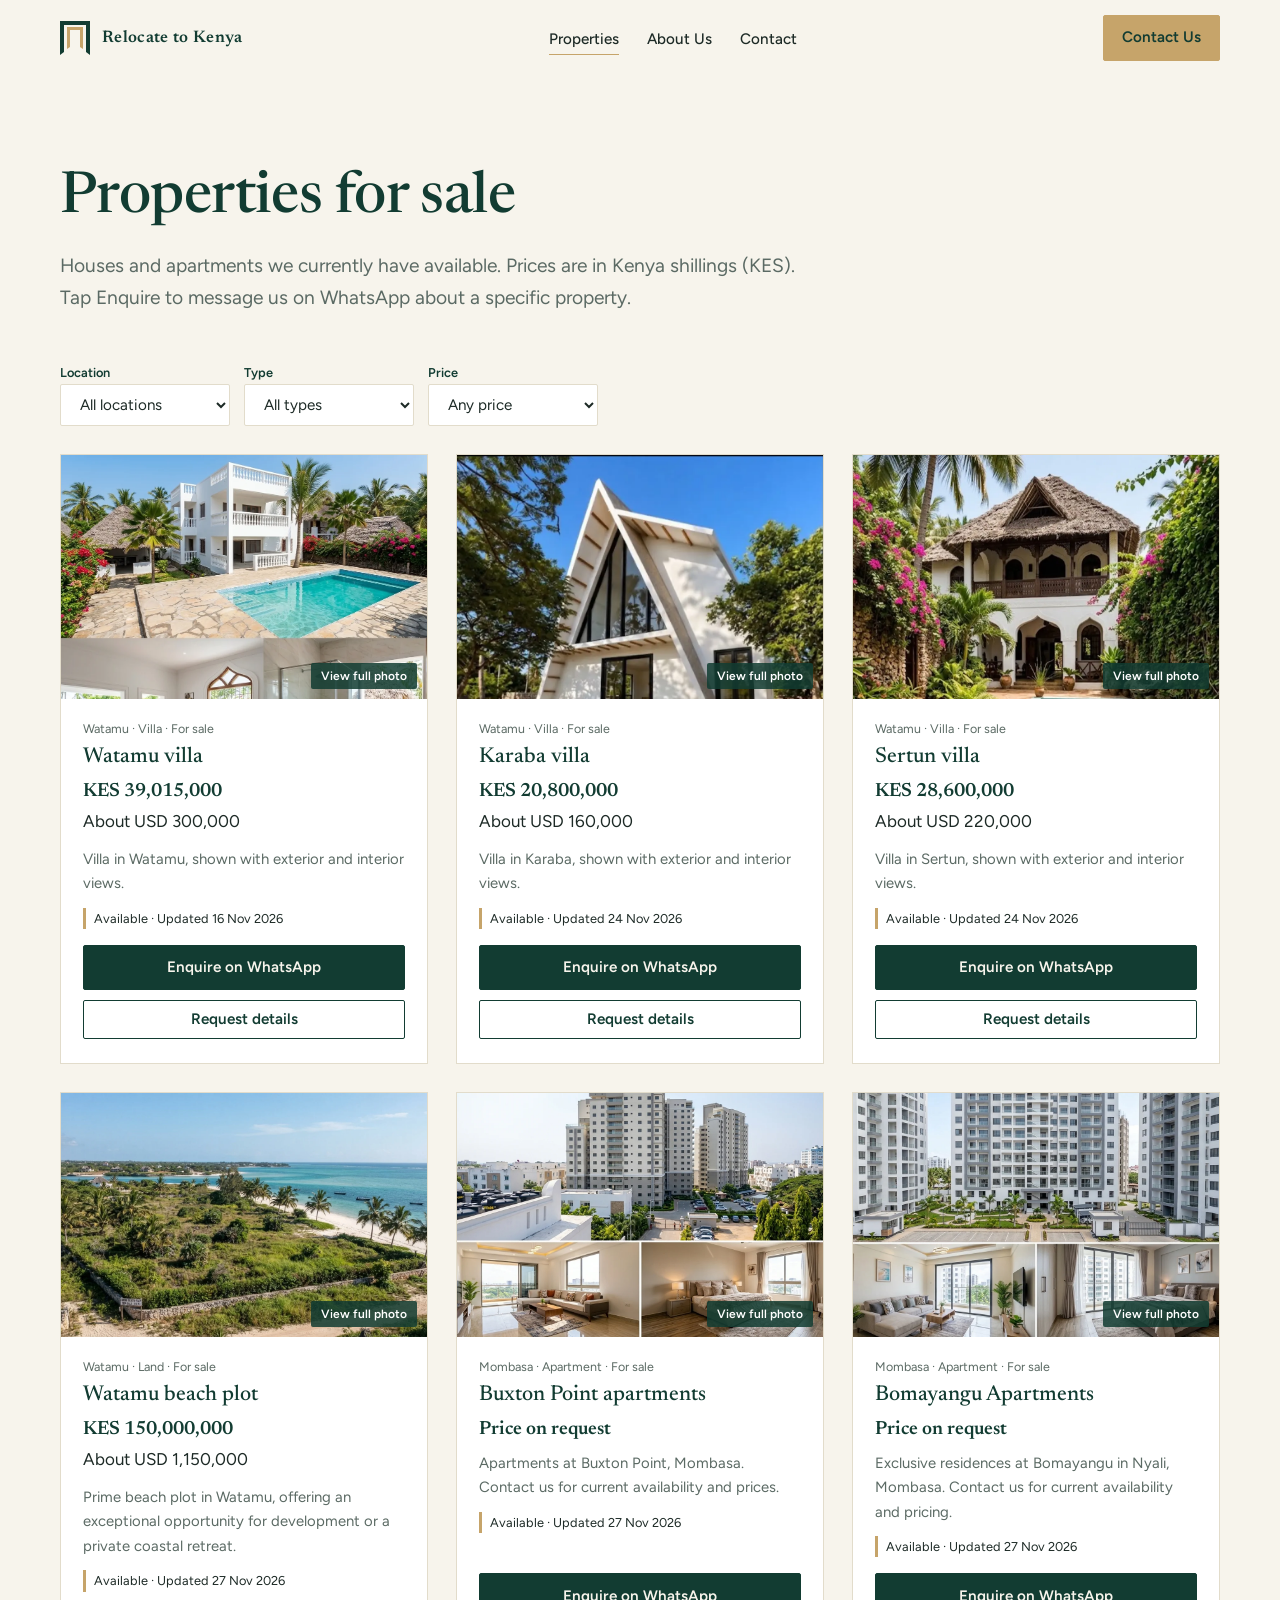
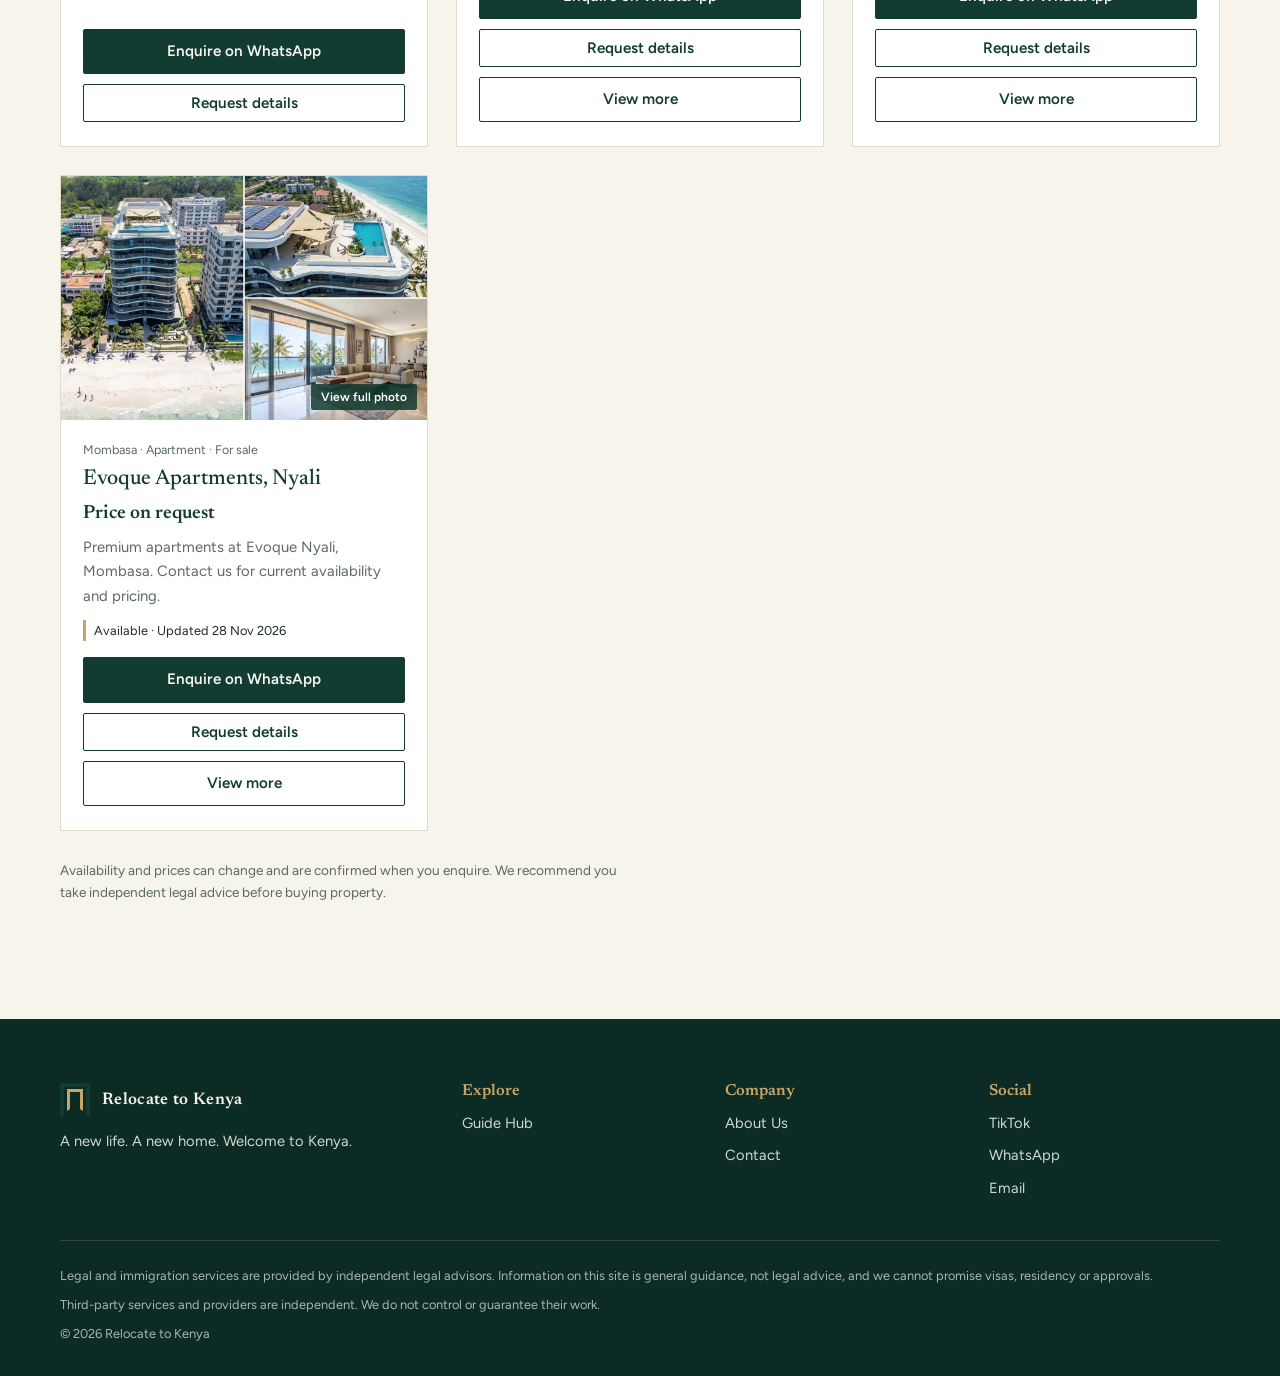
<file: properties/index.html>
<!DOCTYPE html>
<html lang="en">
<head>
<meta charset="utf-8">
<meta name="viewport" content="width=device-width,initial-scale=1">
<title>Properties for Sale in Kenya | Relocate to Kenya</title>
<meta name="description" content="Houses and apartments for sale on the Kenyan coast, with prices in KES. Enquire directly on WhatsApp.">
<link rel="canonical" href="https://relocatetokenya.co.ke/properties/">
<link rel="apple-touch-icon" sizes="180x180" href="/apple-touch-icon.png">
<link rel="icon" type="image/png" sizes="32x32" href="/favicon-32x32.png">
<link rel="icon" type="image/png" sizes="16x16" href="/favicon-16x16.png">
<link rel="manifest" href="/site.webmanifest">
<link rel="preconnect" href="https://fonts.googleapis.com"><link rel="preconnect" href="https://fonts.gstatic.com" crossorigin>
<link href="https://fonts.googleapis.com/css2?family=Figtree:wght@400;500;600&family=Newsreader:opsz,wght@6..72,400;6..72,500;6..72,600&display=swap" rel="stylesheet">
<link rel="stylesheet" href="/css/style.css?v=2">
</head>
<body>
<svg width="0" height="0" style="position:absolute" aria-hidden="true"><symbol id="mark" viewBox="0 0 30 34"><path fill="#123C32" d="M0 0h30v34l-4-3V4H4v27l-4 3z"/><path fill="#C6A46A" d="M7 6h16v22l-3-2V9H10v17l-3 2z"/></symbol></svg>

<header class="site-header"><div class="wrap bar">
<a class="brand" href="/"><svg aria-hidden="true"><use href="#mark"/></svg>Relocate to Kenya</a>
<button class="menu-btn" aria-expanded="false" aria-controls="nav">Menu</button>
<nav id="nav" aria-label="Main"><ul>
<li><a href="/properties" aria-current="page">Properties</a></li>
<li><a href="/about">About Us</a></li>
<li><a href="/contact">Contact</a></li></ul></nav>
<a class="btn gold sm" href="/contact">Contact Us</a>
</div></header>

<main>
<section class="page-hero"><div class="wrap">
<h1>Properties for sale</h1>
<p class="lead">Houses and apartments we currently have available. Prices are in Kenya shillings (KES). Tap Enquire to message us on WhatsApp about a specific property.</p>
</div></section>
<section style="padding-top:0"><div class="wrap">
<div class="filters" id="filters" hidden>
<label>Location <select id="f-loc"><option value="">All locations</option></select></label>
<label>Type <select id="f-type"><option value="">All types</option></select></label>
<label>Price <select id="f-price"><option value="">Any price</option><option value="5000000">Up to KES 5M</option><option value="10000000">Up to KES 10M</option><option value="20000000">Up to KES 20M</option><option value="50000000">Up to KES 50M</option></select></label>
</div>
<div class="grid" id="props" aria-live="polite"></div>
<div class="empty-state" id="empty" hidden>
<h2>New listings are on the way</h2>
<p>Tell us what you are looking for, where and your budget, and we will match you with available properties.</p>
<div class="cta-row" style="margin-top:22px"><a class="btn" href="https://wa.me/254706688115?text=Hi%2C%20I%20am%20looking%20for%20a%20property%20in%20Kenya." target="_blank" rel="noopener">Message us on WhatsApp</a><a class="btn ghost" href="/contact">Send an enquiry</a></div>
</div>
<p class="fine" style="color:var(--mute);opacity:1;margin-top:28px">Availability and prices can change and are confirmed when you enquire. We recommend you take independent legal advice before buying property.</p>
</div></section>
</main>

<footer><div class="wrap">
<div class="f-grid" style="grid-template-columns:1.6fr 1fr 1fr 1fr">
<div><a class="brand" href="/" style="color:#F7F4EC"><svg aria-hidden="true"><use href="#mark"/></svg>Relocate to Kenya</a><p style="margin-top:12px">A new life. A new home. Welcome to Kenya.</p></div>
<div><h4>Explore</h4><ul><li><a href="/guides">Guide Hub</a></li></ul></div>
<div><h4>Company</h4><ul><li><a href="/about">About Us</a></li><li><a href="/contact">Contact</a></li></ul></div>
<div><h4>Social</h4><ul><li><a href="https://www.tiktok.com/@relocatetokenya" target="_blank" rel="noopener">TikTok</a></li><li><a href="https://wa.me/254706688115" target="_blank" rel="noopener">WhatsApp</a></li><li><a href="mailto:info@relocatetokenya.co.ke">Email</a></li></ul></div>
</div>
<div class="disclaimer">
<p>Legal and immigration services are provided by independent legal advisors. Information on this site is general guidance, not legal advice, and we cannot promise visas, residency or approvals.</p>
<p>Third-party services and providers are independent. We do not control or guarantee their work.</p>
<p>© <span id="year"></span> Relocate to Kenya</p>
</div></div></footer>
<script src="/js/main.js"></script>
<script src="/js/properties.js?v=3"></script>
</body>
</html>
</file>
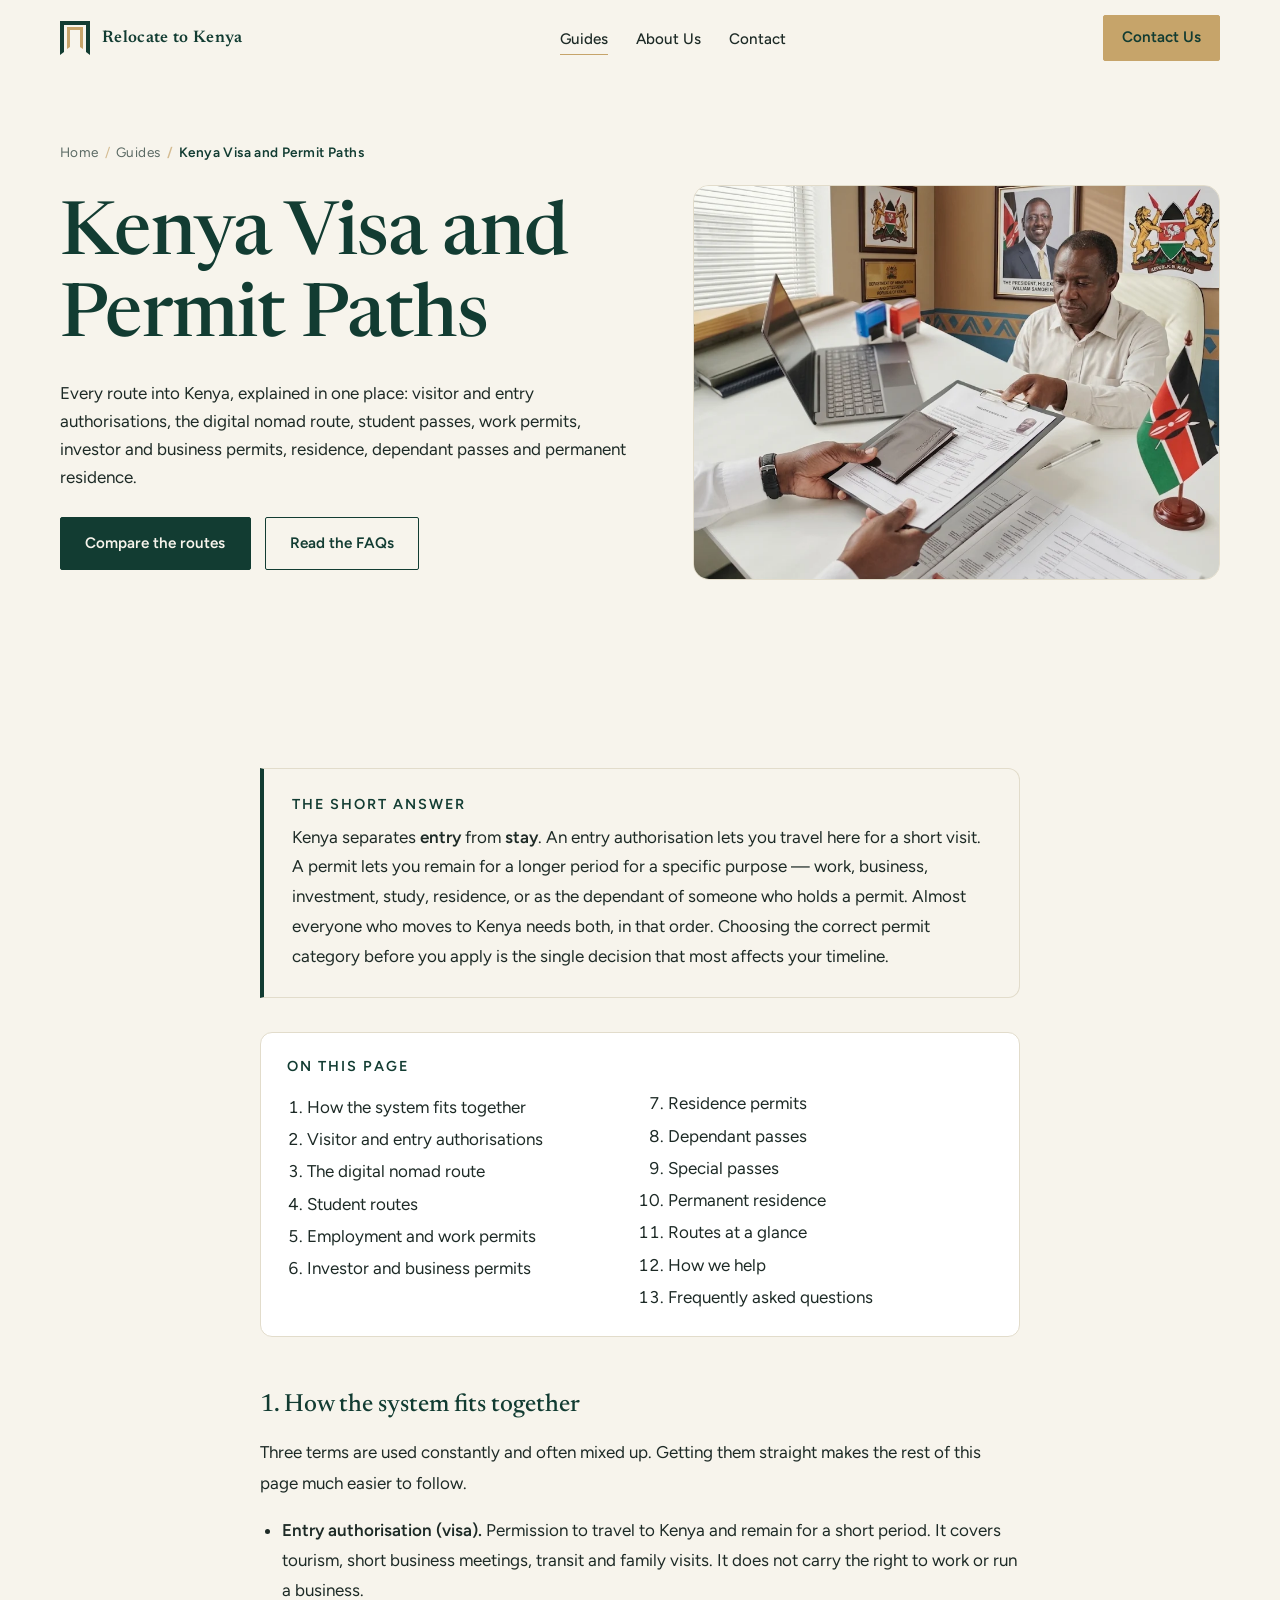
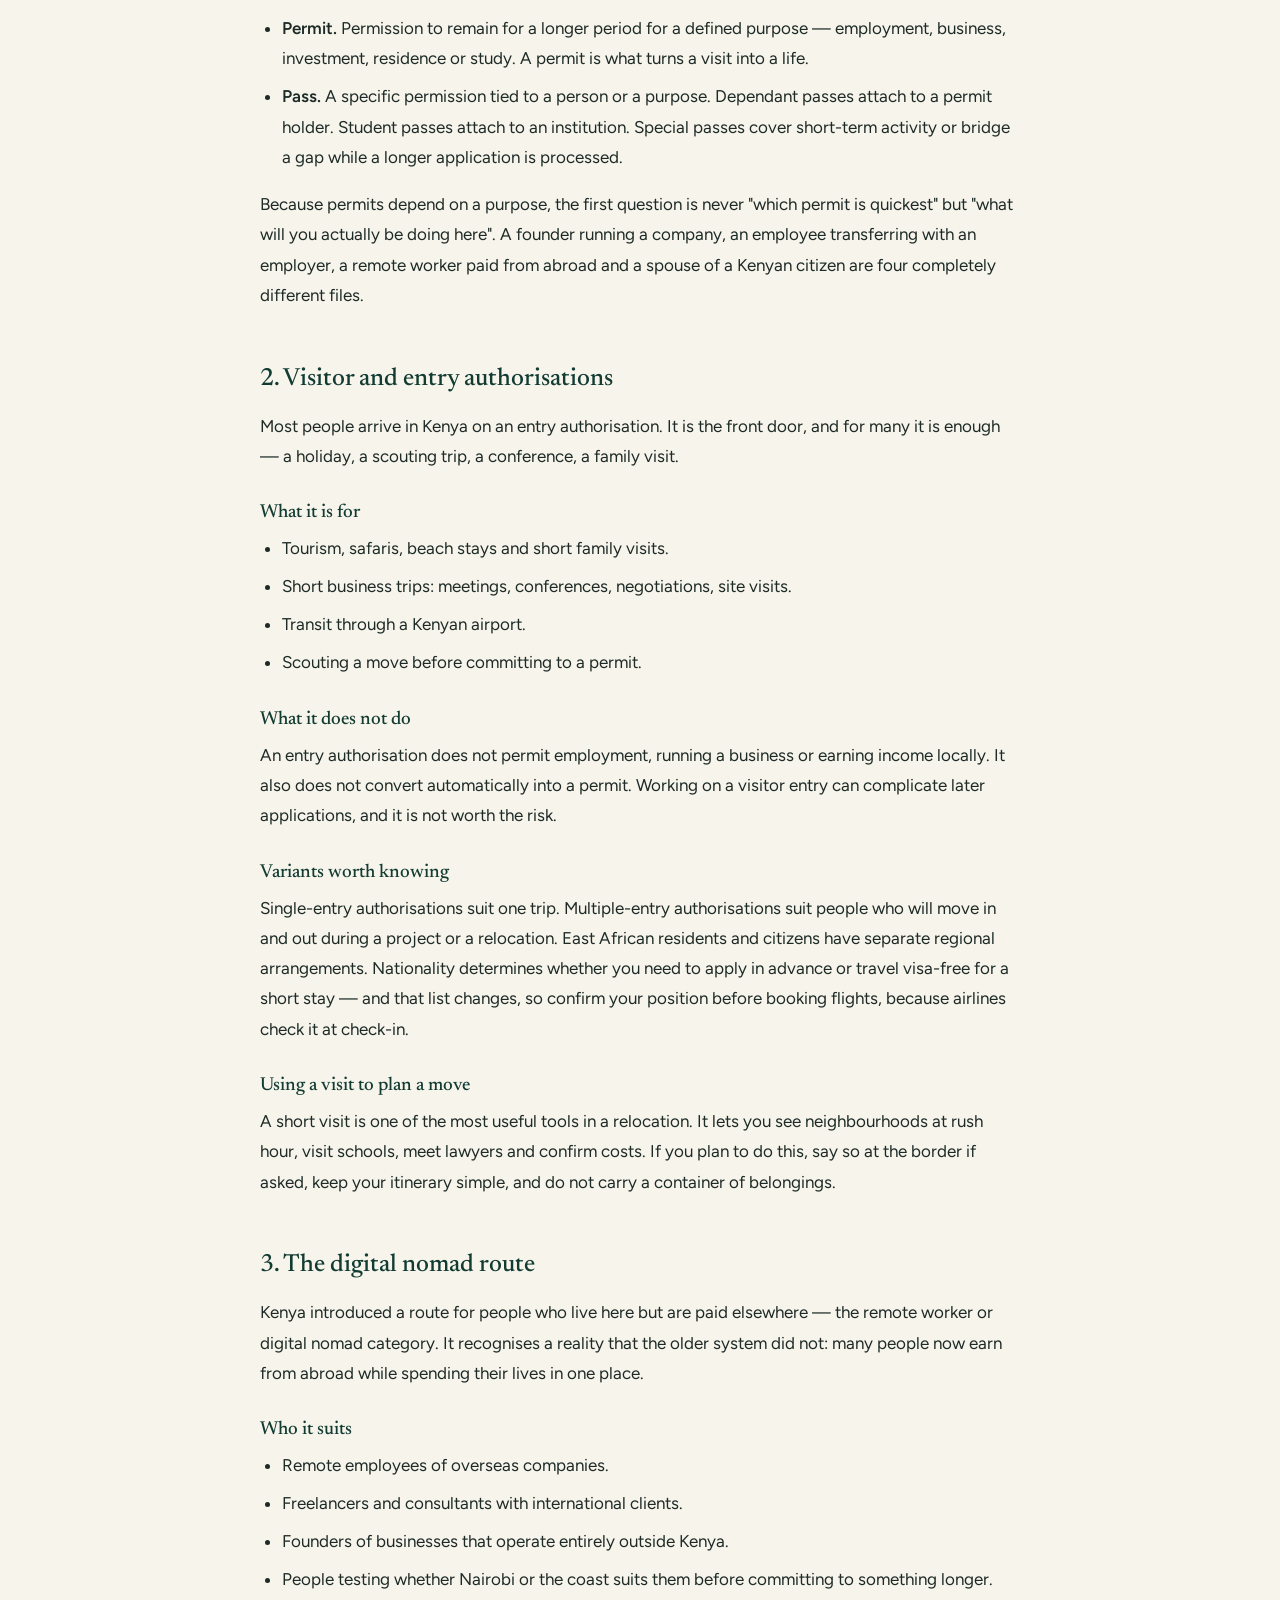
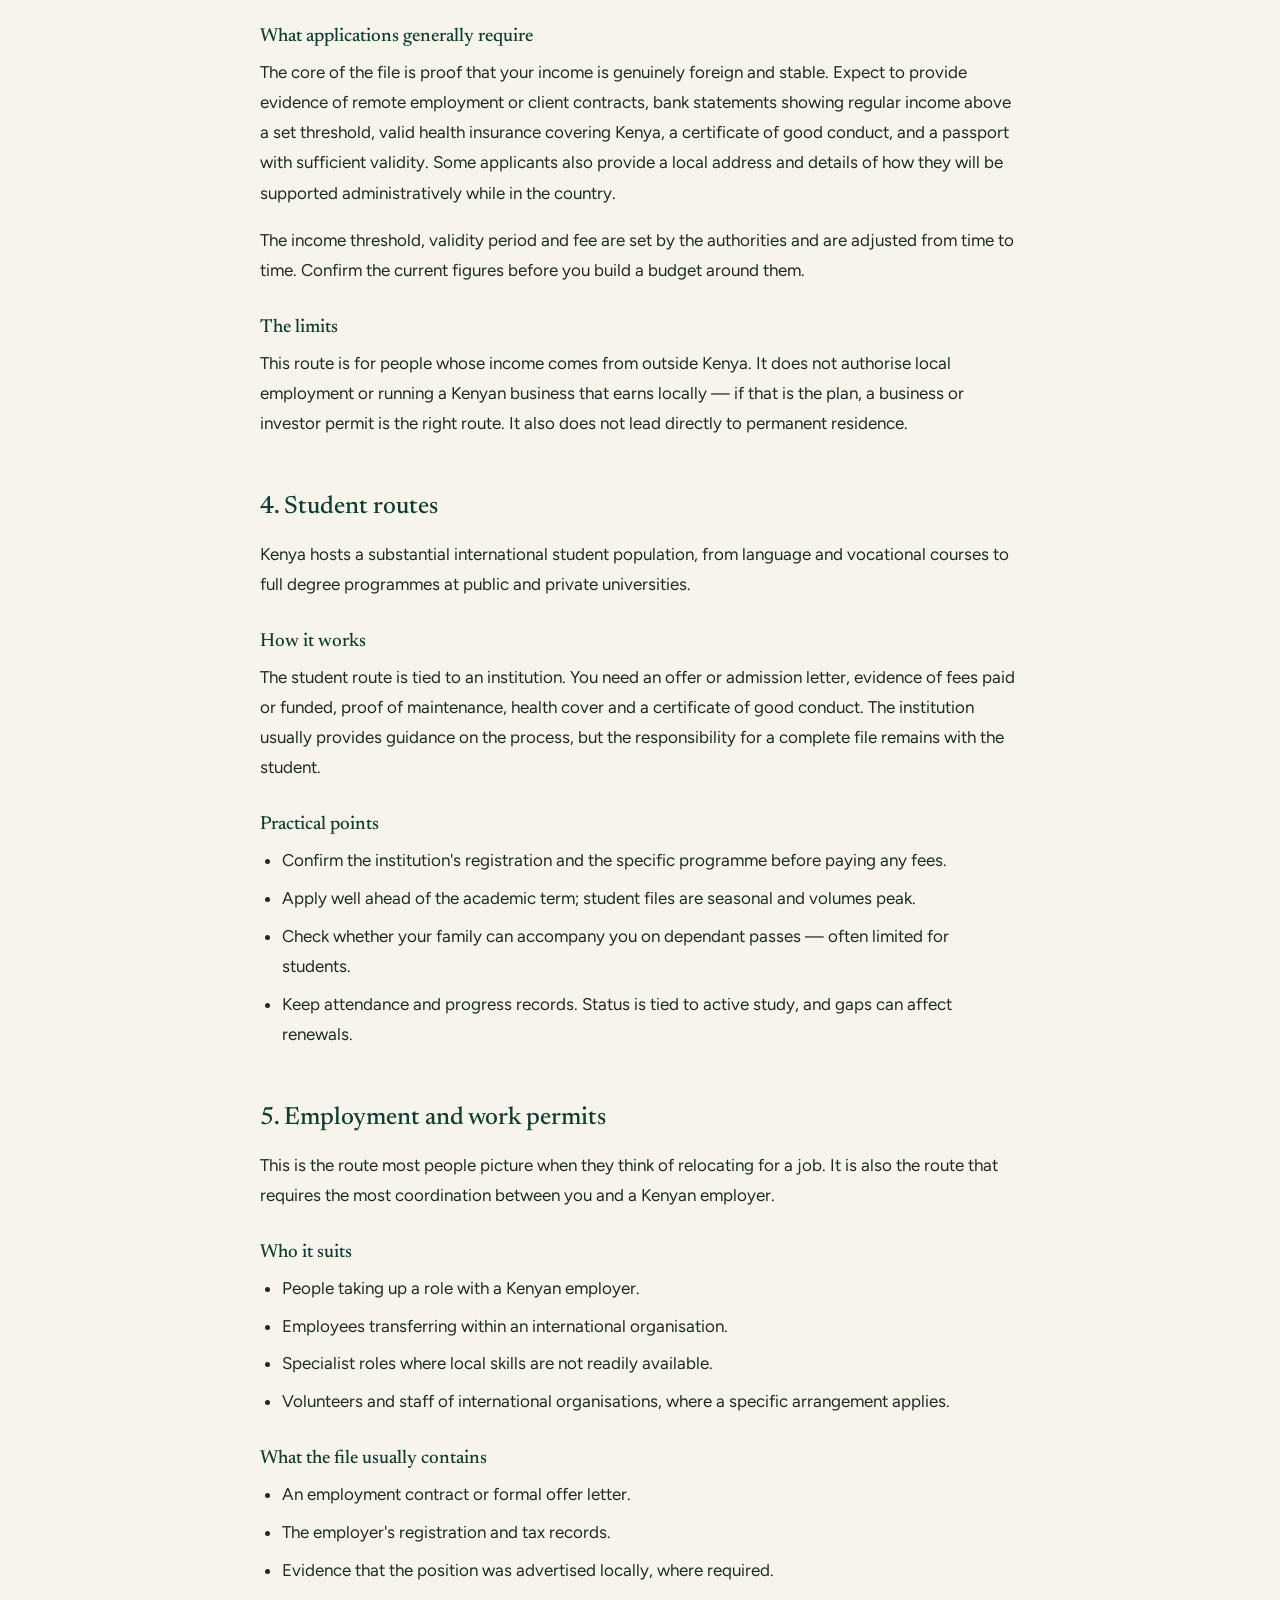
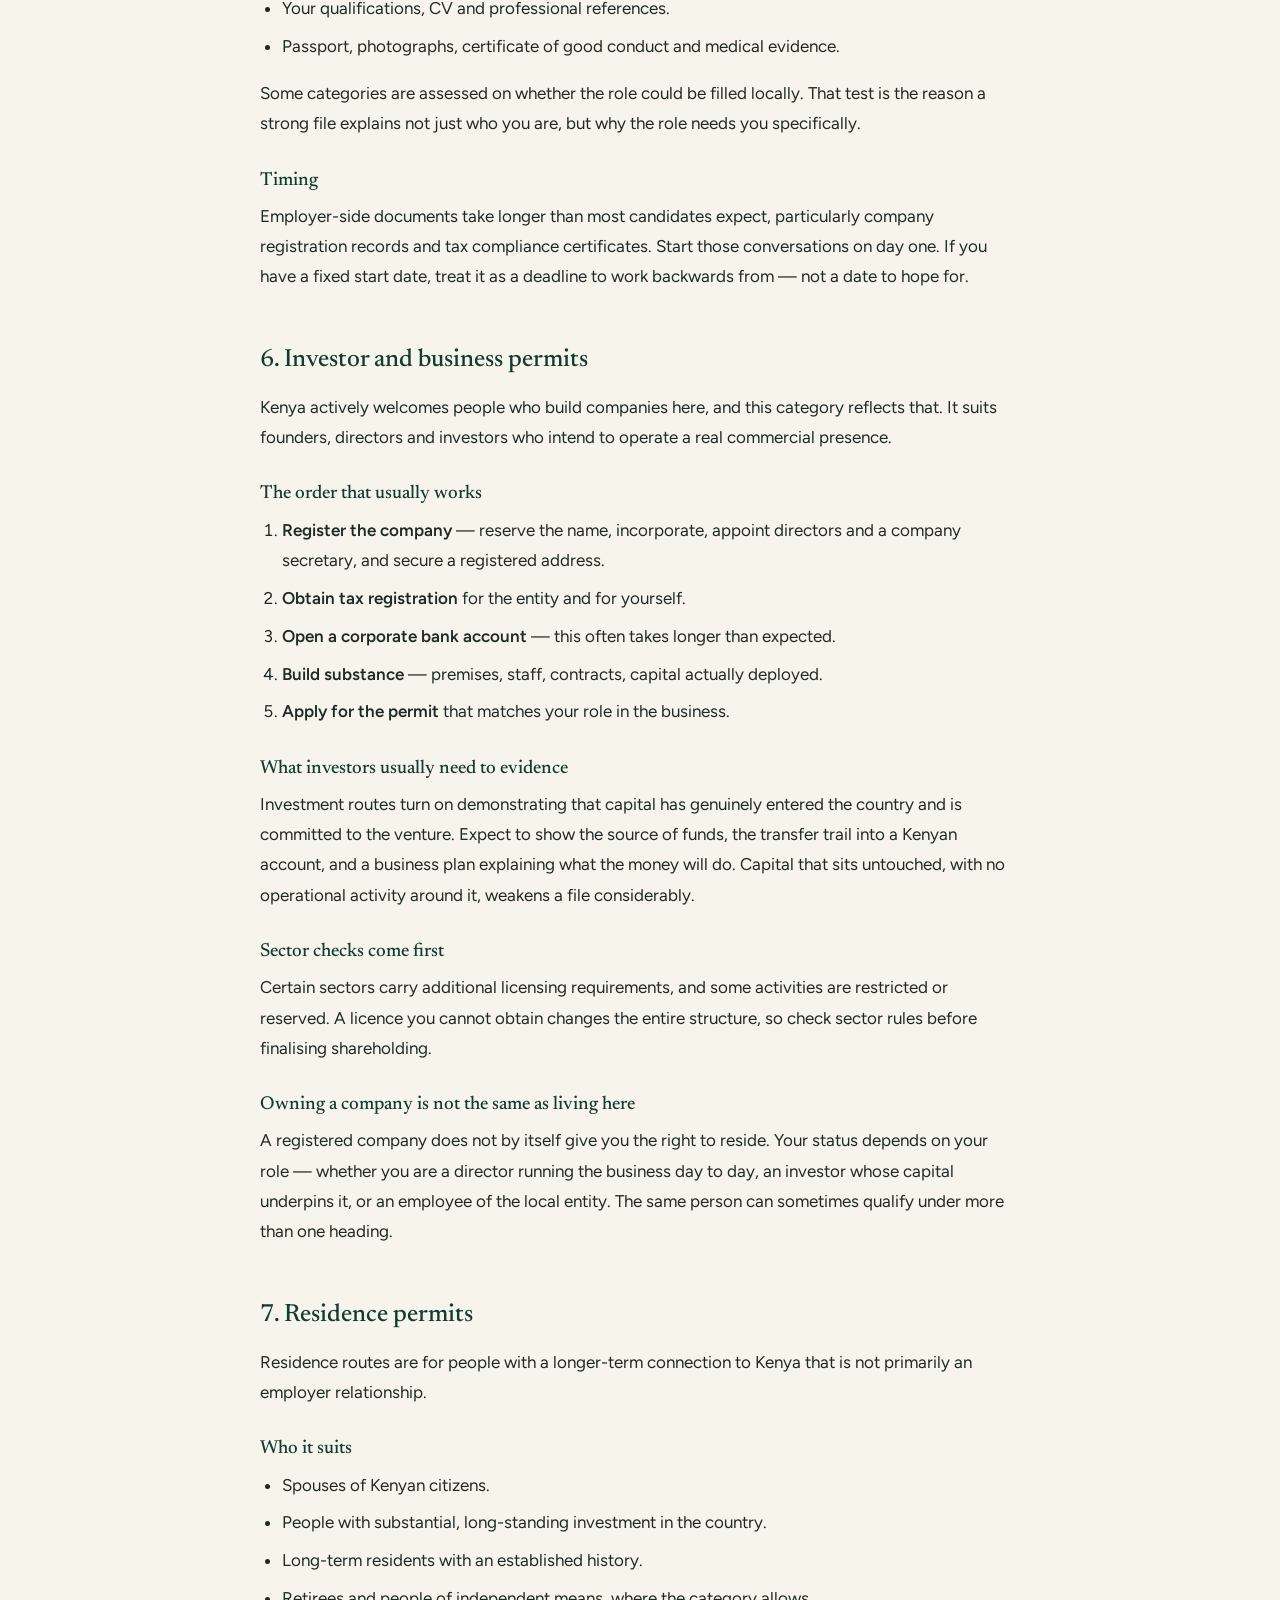
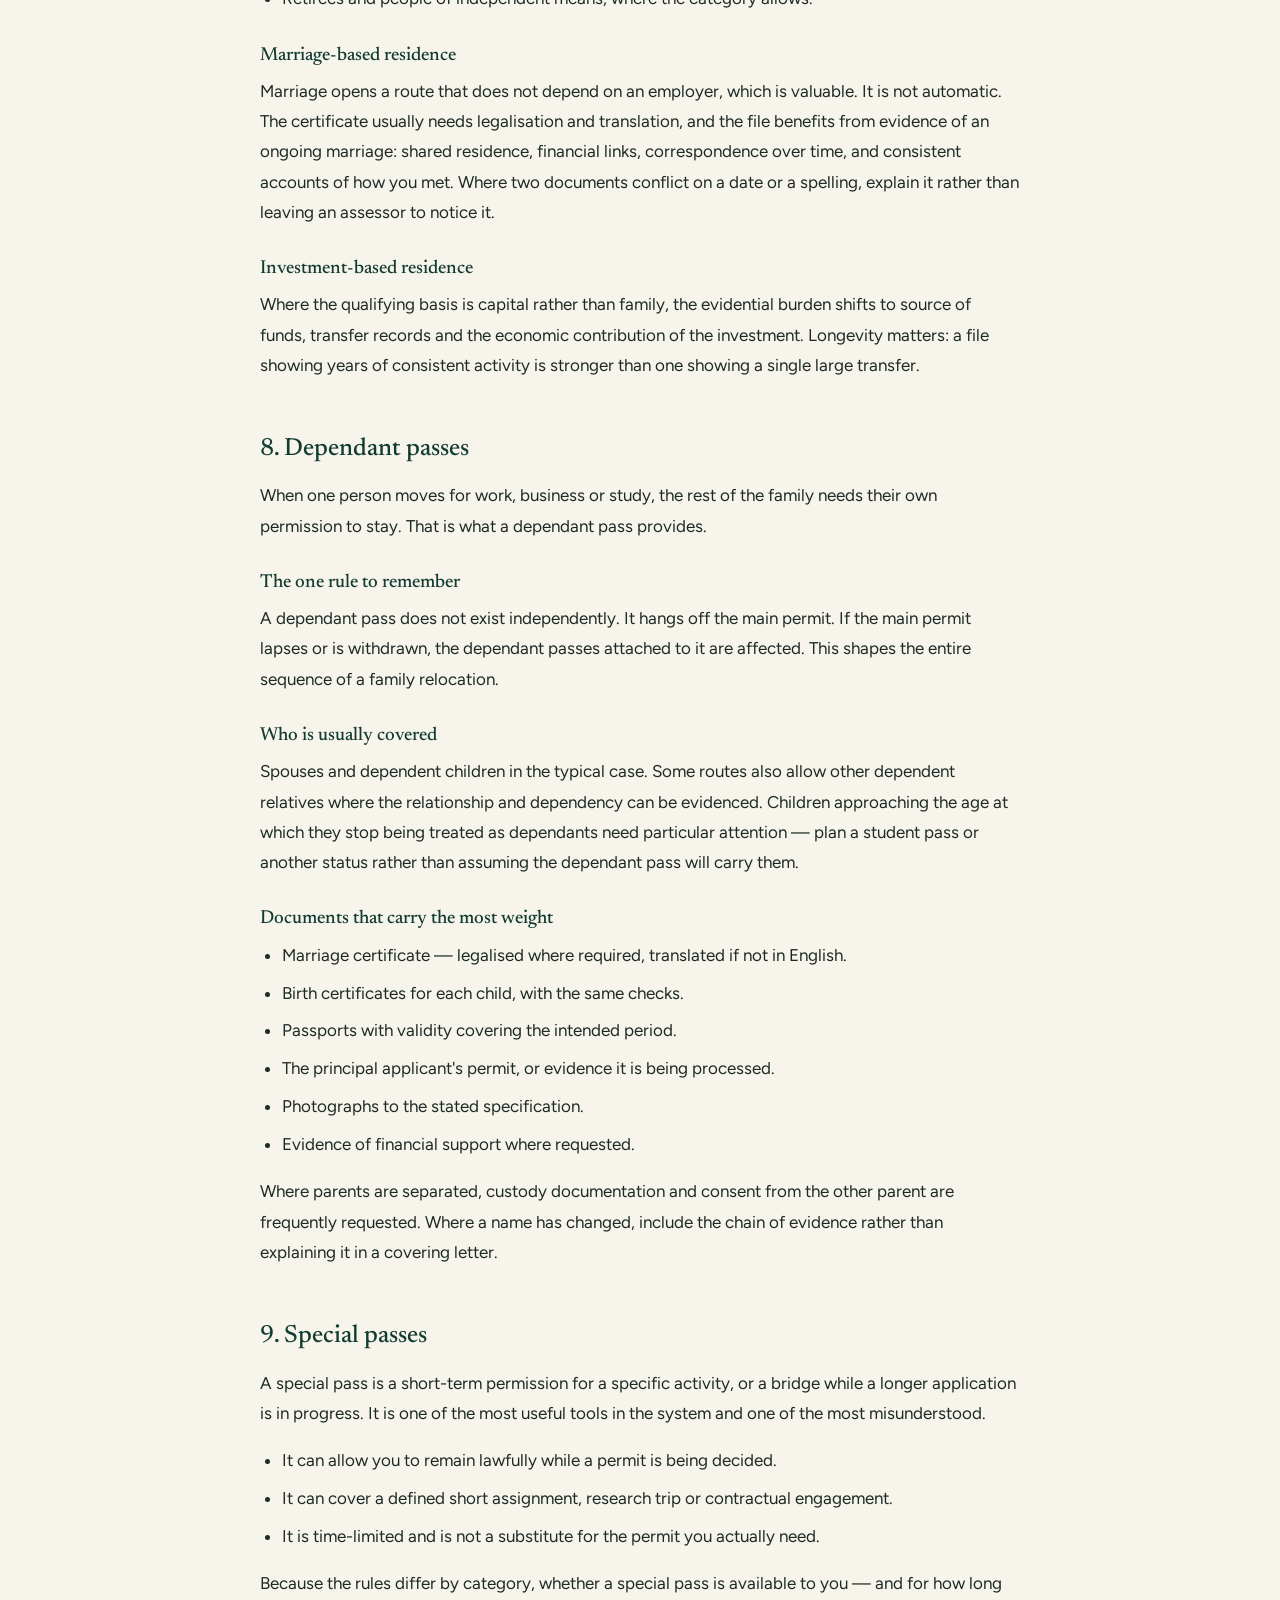
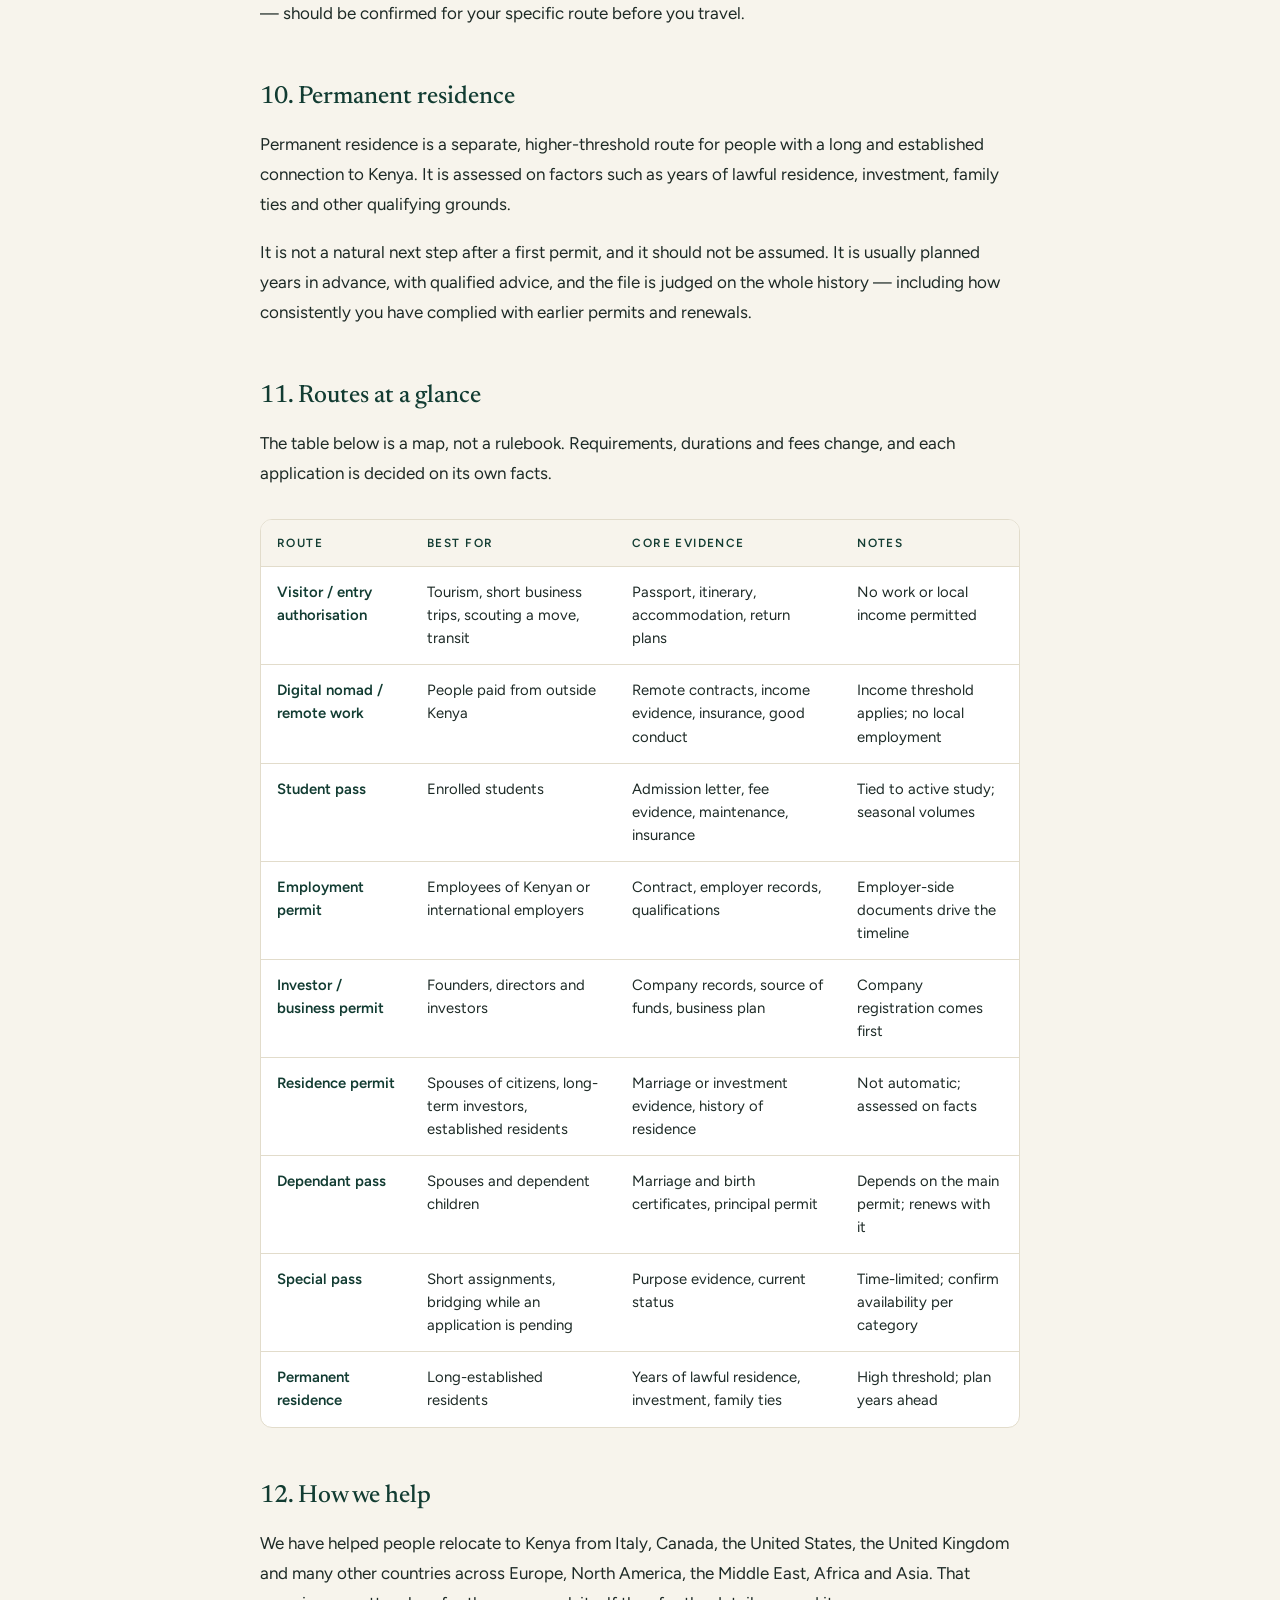
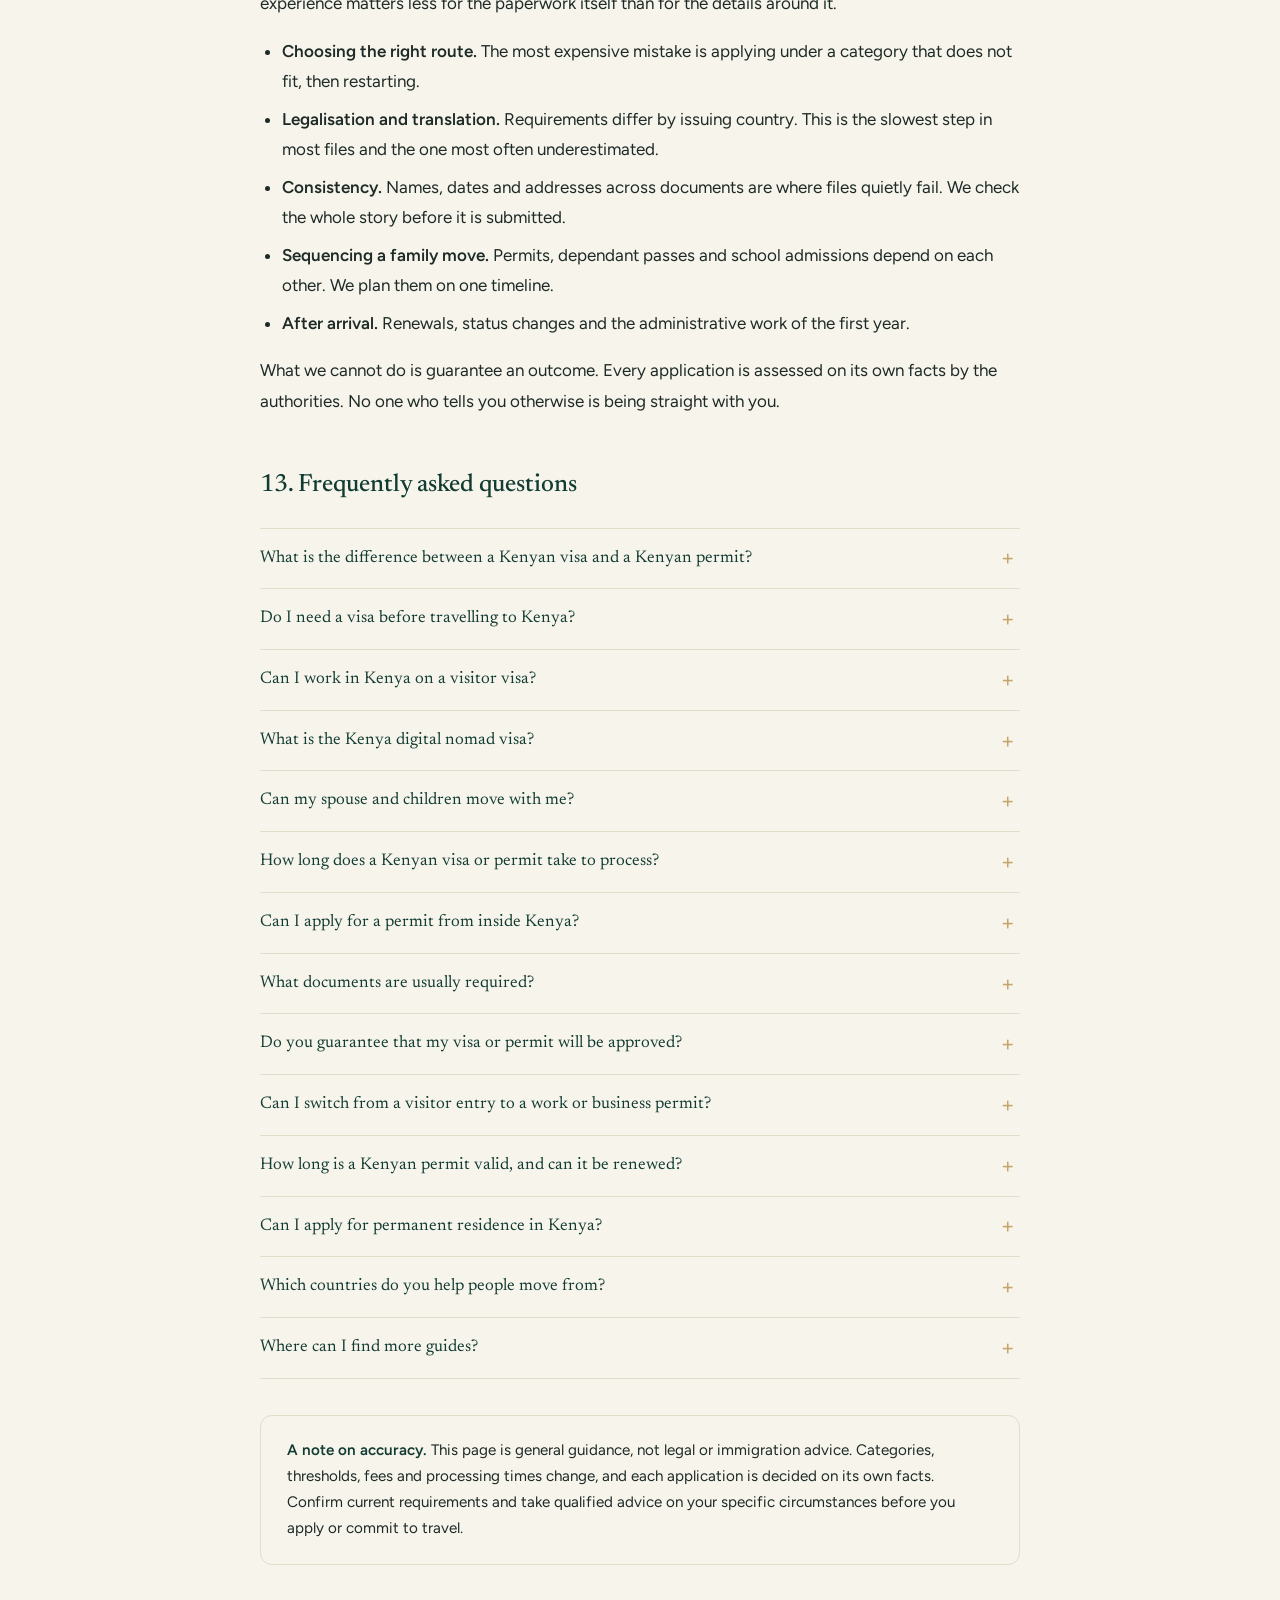
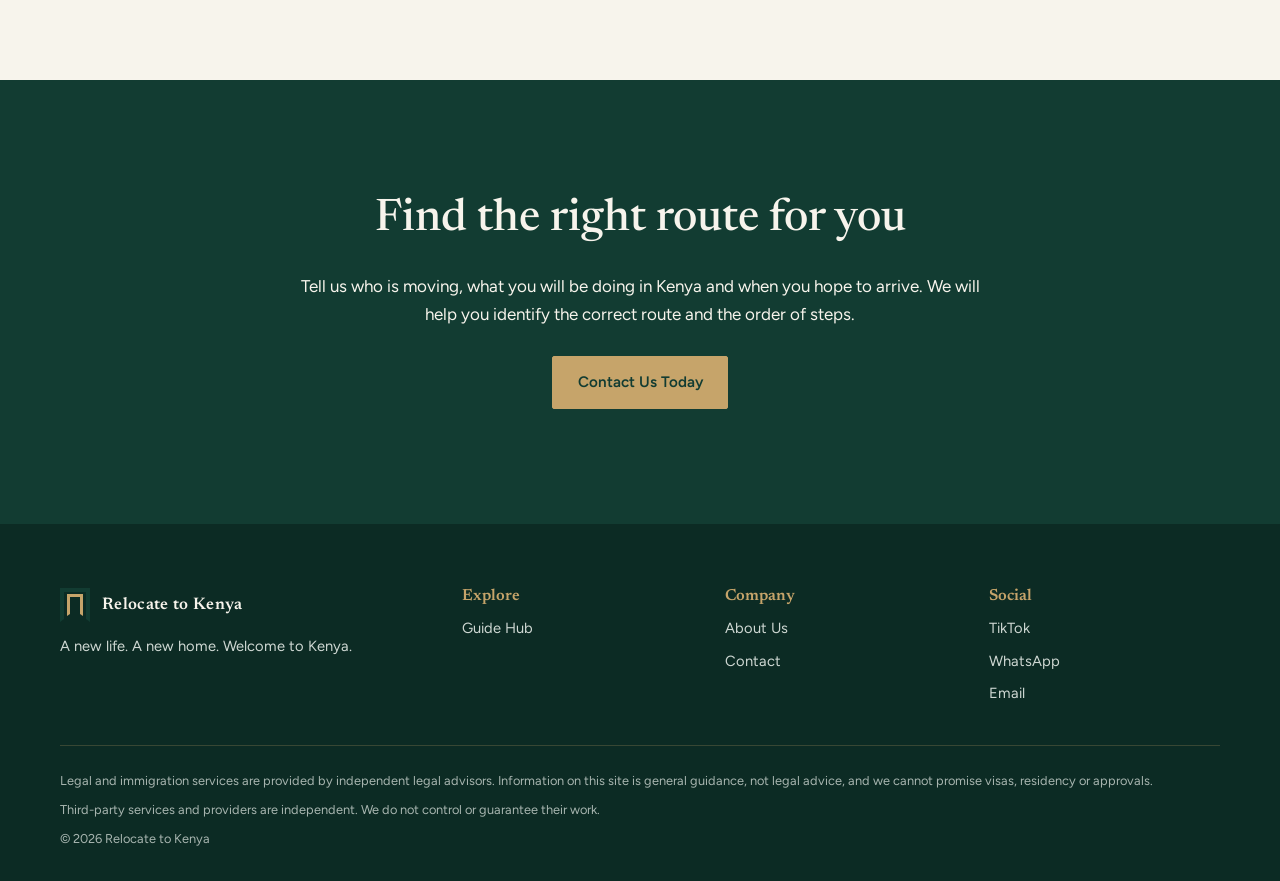
<file: guides/kenya-visa-and-permit-paths/index.html>
<!DOCTYPE html>
<html lang="en">
<head>
<meta charset="utf-8">
<meta name="viewport" content="width=device-width,initial-scale=1">
<title>Kenya Visa and Permit Paths: Every Route Explained | Relocate to Kenya</title>
<meta name="description" content="A complete guide to Kenyan visas and permits: visitor, student, digital nomad, work, investor, residence, dependant and permanent routes, with FAQs.">
<link rel="canonical" href="https://relocatetokenya.co.ke/guides/kenya-visa-and-permit-paths/">
<link rel="apple-touch-icon" sizes="180x180" href="/apple-touch-icon.png">
<link rel="icon" type="image/png" sizes="32x32" href="/favicon-32x32.png">
<link rel="icon" type="image/png" sizes="16x16" href="/favicon-16x16.png">
<link rel="manifest" href="/site.webmanifest">
<link rel="preconnect" href="https://fonts.googleapis.com"><link rel="preconnect" href="https://fonts.gstatic.com" crossorigin>
<link href="https://fonts.googleapis.com/css2?family=Figtree:wght@400;500;600&family=Newsreader:opsz,wght@6..72,400;6..72,500;6..72,600&display=swap" rel="stylesheet">
<link rel="stylesheet" href="/css/style.css">
<script type="application/ld+json">
{
  "@context": "https://schema.org",
  "@type": "Article",
  "headline": "Kenya Visa and Permit Paths: Every Route Explained",
  "description": "A complete guide to Kenyan visas and permits: visitor, student, digital nomad, work, investor, residence, dependant and permanent routes, with FAQs.",
  "mainEntityOfPage": {
    "@type": "WebPage",
    "@id": "https://relocatetokenya.co.ke/guides/kenya-visa-and-permit-paths/"
  },
  "author": {
    "@type": "Organization",
    "name": "Relocate to Kenya",
    "url": "https://relocatetokenya.co.ke/"
  },
  "publisher": {
    "@type": "Organization",
    "name": "Relocate to Kenya",
    "url": "https://relocatetokenya.co.ke/"
  },
  "datePublished": "2026-01-12",
  "dateModified": "2026-01-12",
  "inLanguage": "en"
}
</script>
<script type="application/ld+json">
{
  "@context": "https://schema.org",
  "@type": "FAQPage",
  "mainEntity": [
    {
      "@type": "Question",
      "name": "What is the difference between a Kenyan visa and a Kenyan permit?",
      "acceptedAnswer": {
        "@type": "Answer",
        "text": "A visa or entry authorisation allows you to travel to Kenya and stay for a short period, typically for tourism, business meetings, transit or a short family visit. A permit allows you to remain for a longer period for a defined purpose, such as employment, business, investment, study, residence or as the dependant of a permit holder. Most people who move to Kenya need an entry authorisation first and a permit afterwards."
      }
    },
    {
      "@type": "Question",
      "name": "Do I need a visa before travelling to Kenya?",
      "acceptedAnswer": {
        "@type": "Answer",
        "text": "Most visitors need an entry authorisation obtained before travel, though the exact requirement depends on nationality and can change. Some nationalities travel visa-free for short visits. The safest approach is to confirm your specific position before booking flights, because airlines will check your authorisation at check-in."
      }
    },
    {
      "@type": "Question",
      "name": "Can I work in Kenya on a visitor visa?",
      "acceptedAnswer": {
        "@type": "Answer",
        "text": "No. A visitor authorisation does not give you the right to work, run a business or earn locally. Working on a visitor entry can affect future applications. If you intend to work, you need the appropriate work, business or investor permit, and in many cases a special pass while that application is being processed."
      }
    },
    {
      "@type": "Question",
      "name": "What is the Kenya digital nomad visa?",
      "acceptedAnswer": {
        "@type": "Answer",
        "text": "Kenya introduced a route for remote workers who are employed by, or earn from, organisations outside the country. It is designed for people who live in Kenya but whose income comes from abroad. Applications generally require proof of remote employment or contracts, evidence of income above a set threshold, valid health insurance, a clean conduct record and a passport with sufficient validity. The income threshold and fee are set by the authorities and should be confirmed before applying."
      }
    },
    {
      "@type": "Question",
      "name": "Can my spouse and children move with me?",
      "acceptedAnswer": {
        "@type": "Answer",
        "text": "Usually yes. Spouses and dependent children can apply for dependant passes linked to the main permit holder. Dependant passes do not exist independently: if the main permit lapses or is withdrawn, the dependant passes attached to it are affected. Relationship evidence such as marriage and birth certificates, legalised and translated where necessary, is central to the application."
      }
    },
    {
      "@type": "Question",
      "name": "How long does a Kenyan visa or permit take to process?",
      "acceptedAnswer": {
        "@type": "Answer",
        "text": "Timelines vary widely by category, by the completeness of the file and by current volumes. Some routes move in a few weeks, others take considerably longer. Rather than planning around a best case, work backwards from your own deadline, such as a job start date or a school term, and allow time for queries and requests for further documents."
      }
    },
    {
      "@type": "Question",
      "name": "Can I apply for a permit from inside Kenya?",
      "acceptedAnswer": {
        "@type": "Answer",
        "text": "In many cases applications can be lodged while you are in the country, but your ability to remain while it is processed depends on the status you hold. A special pass is sometimes used to bridge the gap. The rules differ by category, so this should be confirmed for your specific route before you travel."
      }
    },
    {
      "@type": "Question",
      "name": "What documents are usually required?",
      "acceptedAnswer": {
        "@type": "Answer",
        "text": "Most applications ask for a passport with sufficient validity, completed forms, passport photographs, a certificate of good conduct, medical evidence, and financial information. Work and business routes add employer letters, contracts, company records or proof of investment. Family routes add marriage and birth certificates. Documents issued abroad often need legalisation and, where not in English, certified translation."
      }
    },
    {
      "@type": "Question",
      "name": "Do you guarantee that my visa or permit will be approved?",
      "acceptedAnswer": {
        "@type": "Answer",
        "text": "No. Every application is assessed on its own facts by the authorities, and no one can guarantee an outcome. What we can do is help you choose the right route, assemble a consistent file, anticipate queries and avoid the errors that most often cause delay or refusal."
      }
    },
    {
      "@type": "Question",
      "name": "Can I switch from a visitor entry to a work or business permit?",
      "acceptedAnswer": {
        "@type": "Answer",
        "text": "It is sometimes possible, but it is not automatic and depends on the category and your current status. Switching after arrival can extend your overall timeline, and some routes are better started from your home country. If you know you intend to work or run a business in Kenya, it is usually better to plan the correct route from the outset."
      }
    },
    {
      "@type": "Question",
      "name": "How long is a Kenyan permit valid, and can it be renewed?",
      "acceptedAnswer": {
        "@type": "Answer",
        "text": "Validity depends on the category, commonly running for one to two years for many work and business permits. Renewals are usually possible where the underlying purpose still exists and the compliance history is clean. Dependant passes are renewed in step with the main permit, so both sets of expiry dates should be tracked together."
      }
    },
    {
      "@type": "Question",
      "name": "Can I apply for permanent residence in Kenya?",
      "acceptedAnswer": {
        "@type": "Answer",
        "text": "Permanent residence is a separate, higher threshold route intended for people with a long and established connection to Kenya. It is assessed on years of lawful residence, investment, family ties and other qualifying factors. It is not a natural next step after a first permit, and it should be planned well in advance with qualified advice."
      }
    },
    {
      "@type": "Question",
      "name": "Which countries do you help people move from?",
      "acceptedAnswer": {
        "@type": "Answer",
        "text": "We have helped people relocating from Italy, Canada, the United States, the United Kingdom and many other countries across Europe, North America, the Middle East, Africa and Asia. The document requirements are broadly similar, but legalisation and translation requirements differ by country, and that is where local knowledge saves the most time."
      }
    },
    {
      "@type": "Question",
      "name": "Where can I find more guides?",
      "acceptedAnswer": {
        "@type": "Answer",
        "text": "Our Guide Hub at relocatetokenya.co.ke/guides brings together all of our guides on visas, housing, banking, healthcare, schools and settling in."
      }
    }
  ]
}
</script>
</head>
<body>
<svg width="0" height="0" style="position:absolute" aria-hidden="true"><symbol id="mark" viewBox="0 0 30 34"><path fill="#123C32" d="M0 0h30v34l-4-3V4H4v27l-4 3z"/><path fill="#C6A46A" d="M7 6h16v22l-3-2V9H10v17l-3 2z"/></symbol></svg>
<header class="site-header"><div class="wrap bar">
<a class="brand" href="/"><svg aria-hidden="true"><use href="#mark"/></svg>Relocate to Kenya</a>
<button class="menu-btn" aria-expanded="false" aria-controls="nav">Menu</button>
<nav id="nav" aria-label="Main"><ul>
<li><a href="/guides" aria-current="page">Guides</a></li>
<li><a href="/about">About Us</a></li>
<li><a href="/contact">Contact</a></li></ul></nav>
<a class="btn gold sm" href="/contact">Contact Us</a>
</div></header>

<section class="hero-split"><div class="wrap">
<nav class="crumbs" aria-label="Breadcrumb"><ol>
<li><a href="/">Home</a></li>
<li><a href="/guides">Guides</a></li>
<li aria-current="page">Kenya Visa and Permit Paths</li>
</ol></nav>
<div class="hero-grid">
<div class="hero-copy">
<h1>Kenya Visa and Permit Paths</h1>
<p class="lead">Every route into Kenya, explained in one place: visitor and entry authorisations, the digital nomad route, student passes, work permits, investor and business permits, residence, dependant passes and permanent residence.</p>
<div class="cta-row">
<a class="btn" href="#compare">Compare the routes</a>
<a class="btn ghost" href="#faq">Read the FAQs</a>
</div>
</div>
<figure class="hero-media">
<img src="/images/office.png" alt="Advisors at Relocate to Kenya reviewing visa and permit applications in the office" width="1200" height="900" loading="eager">
</figure>
</div>
</div></section>

<section><div class="wrap">
<div class="article-wrap prose">

<div class="short-answer">
<h2>The short answer</h2>
<p>Kenya separates <strong>entry</strong> from <strong>stay</strong>. An entry authorisation lets you travel here for a short visit. A permit lets you remain for a longer period for a specific purpose — work, business, investment, study, residence, or as the dependant of someone who holds a permit. Almost everyone who moves to Kenya needs both, in that order. Choosing the correct permit category before you apply is the single decision that most affects your timeline.</p>
</div>

<nav class="toc" aria-label="On this page">
<h2>On this page</h2>
<ol>
<li><a href="#how-it-works">How the system fits together</a></li>
<li><a href="#entry-visas">Visitor and entry authorisations</a></li>
<li><a href="#digital-nomad">The digital nomad route</a></li>
<li><a href="#student">Student routes</a></li>
<li><a href="#work">Employment and work permits</a></li>
<li><a href="#business">Investor and business permits</a></li>
<li><a href="#residence">Residence permits</a></li>
<li><a href="#family">Dependant passes</a></li>
<li><a href="#special">Special passes</a></li>
<li><a href="#permanent">Permanent residence</a></li>
<li><a href="#compare">Routes at a glance</a></li>
<li><a href="#how-we-help">How we help</a></li>
<li><a href="#faq">Frequently asked questions</a></li>
</ol>
</nav>

<h2 id="how-it-works">1. How the system fits together</h2>
<p>Three terms are used constantly and often mixed up. Getting them straight makes the rest of this page much easier to follow.</p>
<ul>
<li><strong>Entry authorisation (visa).</strong> Permission to travel to Kenya and remain for a short period. It covers tourism, short business meetings, transit and family visits. It does not carry the right to work or run a business.</li>
<li><strong>Permit.</strong> Permission to remain for a longer period for a defined purpose — employment, business, investment, residence or study. A permit is what turns a visit into a life.</li>
<li><strong>Pass.</strong> A specific permission tied to a person or a purpose. Dependant passes attach to a permit holder. Student passes attach to an institution. Special passes cover short-term activity or bridge a gap while a longer application is processed.</li>
</ul>
<p>Because permits depend on a purpose, the first question is never "which permit is quickest" but "what will you actually be doing here". A founder running a company, an employee transferring with an employer, a remote worker paid from abroad and a spouse of a Kenyan citizen are four completely different files.</p>

<h2 id="entry-visas">2. Visitor and entry authorisations</h2>
<p>Most people arrive in Kenya on an entry authorisation. It is the front door, and for many it is enough — a holiday, a scouting trip, a conference, a family visit.</p>
<h3>What it is for</h3>
<ul>
<li>Tourism, safaris, beach stays and short family visits.</li>
<li>Short business trips: meetings, conferences, negotiations, site visits.</li>
<li>Transit through a Kenyan airport.</li>
<li>Scouting a move before committing to a permit.</li>
</ul>
<h3>What it does not do</h3>
<p>An entry authorisation does not permit employment, running a business or earning income locally. It also does not convert automatically into a permit. Working on a visitor entry can complicate later applications, and it is not worth the risk.</p>
<h3>Variants worth knowing</h3>
<p>Single-entry authorisations suit one trip. Multiple-entry authorisations suit people who will move in and out during a project or a relocation. East African residents and citizens have separate regional arrangements. Nationality determines whether you need to apply in advance or travel visa-free for a short stay — and that list changes, so confirm your position before booking flights, because airlines check it at check-in.</p>
<h3>Using a visit to plan a move</h3>
<p>A short visit is one of the most useful tools in a relocation. It lets you see neighbourhoods at rush hour, visit schools, meet lawyers and confirm costs. If you plan to do this, say so at the border if asked, keep your itinerary simple, and do not carry a container of belongings.</p>

<h2 id="digital-nomad">3. The digital nomad route</h2>
<p>Kenya introduced a route for people who live here but are paid elsewhere — the remote worker or digital nomad category. It recognises a reality that the older system did not: many people now earn from abroad while spending their lives in one place.</p>
<h3>Who it suits</h3>
<ul>
<li>Remote employees of overseas companies.</li>
<li>Freelancers and consultants with international clients.</li>
<li>Founders of businesses that operate entirely outside Kenya.</li>
<li>People testing whether Nairobi or the coast suits them before committing to something longer.</li>
</ul>
<h3>What applications generally require</h3>
<p>The core of the file is proof that your income is genuinely foreign and stable. Expect to provide evidence of remote employment or client contracts, bank statements showing regular income above a set threshold, valid health insurance covering Kenya, a certificate of good conduct, and a passport with sufficient validity. Some applicants also provide a local address and details of how they will be supported administratively while in the country.</p>
<p>The income threshold, validity period and fee are set by the authorities and are adjusted from time to time. Confirm the current figures before you build a budget around them.</p>
<h3>The limits</h3>
<p>This route is for people whose income comes from outside Kenya. It does not authorise local employment or running a Kenyan business that earns locally — if that is the plan, a business or investor permit is the right route. It also does not lead directly to permanent residence.</p>

<h2 id="student">4. Student routes</h2>
<p>Kenya hosts a substantial international student population, from language and vocational courses to full degree programmes at public and private universities.</p>
<h3>How it works</h3>
<p>The student route is tied to an institution. You need an offer or admission letter, evidence of fees paid or funded, proof of maintenance, health cover and a certificate of good conduct. The institution usually provides guidance on the process, but the responsibility for a complete file remains with the student.</p>
<h3>Practical points</h3>
<ul>
<li>Confirm the institution's registration and the specific programme before paying any fees.</li>
<li>Apply well ahead of the academic term; student files are seasonal and volumes peak.</li>
<li>Check whether your family can accompany you on dependant passes — often limited for students.</li>
<li>Keep attendance and progress records. Status is tied to active study, and gaps can affect renewals.</li>
</ul>

<h2 id="work">5. Employment and work permits</h2>
<p>This is the route most people picture when they think of relocating for a job. It is also the route that requires the most coordination between you and a Kenyan employer.</p>
<h3>Who it suits</h3>
<ul>
<li>People taking up a role with a Kenyan employer.</li>
<li>Employees transferring within an international organisation.</li>
<li>Specialist roles where local skills are not readily available.</li>
<li>Volunteers and staff of international organisations, where a specific arrangement applies.</li>
</ul>
<h3>What the file usually contains</h3>
<ul>
<li>An employment contract or formal offer letter.</li>
<li>The employer's registration and tax records.</li>
<li>Evidence that the position was advertised locally, where required.</li>
<li>Your qualifications, CV and professional references.</li>
<li>Passport, photographs, certificate of good conduct and medical evidence.</li>
</ul>
<p>Some categories are assessed on whether the role could be filled locally. That test is the reason a strong file explains not just who you are, but why the role needs you specifically.</p>
<h3>Timing</h3>
<p>Employer-side documents take longer than most candidates expect, particularly company registration records and tax compliance certificates. Start those conversations on day one. If you have a fixed start date, treat it as a deadline to work backwards from — not a date to hope for.</p>

<h2 id="business">6. Investor and business permits</h2>
<p>Kenya actively welcomes people who build companies here, and this category reflects that. It suits founders, directors and investors who intend to operate a real commercial presence.</p>
<h3>The order that usually works</h3>
<ol>
<li><strong>Register the company</strong> — reserve the name, incorporate, appoint directors and a company secretary, and secure a registered address.</li>
<li><strong>Obtain tax registration</strong> for the entity and for yourself.</li>
<li><strong>Open a corporate bank account</strong> — this often takes longer than expected.</li>
<li><strong>Build substance</strong> — premises, staff, contracts, capital actually deployed.</li>
<li><strong>Apply for the permit</strong> that matches your role in the business.</li>
</ol>
<h3>What investors usually need to evidence</h3>
<p>Investment routes turn on demonstrating that capital has genuinely entered the country and is committed to the venture. Expect to show the source of funds, the transfer trail into a Kenyan account, and a business plan explaining what the money will do. Capital that sits untouched, with no operational activity around it, weakens a file considerably.</p>
<h3>Sector checks come first</h3>
<p>Certain sectors carry additional licensing requirements, and some activities are restricted or reserved. A licence you cannot obtain changes the entire structure, so check sector rules before finalising shareholding.</p>
<h3>Owning a company is not the same as living here</h3>
<p>A registered company does not by itself give you the right to reside. Your status depends on your role — whether you are a director running the business day to day, an investor whose capital underpins it, or an employee of the local entity. The same person can sometimes qualify under more than one heading.</p>

<h2 id="residence">7. Residence permits</h2>
<p>Residence routes are for people with a longer-term connection to Kenya that is not primarily an employer relationship.</p>
<h3>Who it suits</h3>
<ul>
<li>Spouses of Kenyan citizens.</li>
<li>People with substantial, long-standing investment in the country.</li>
<li>Long-term residents with an established history.</li>
<li>Retirees and people of independent means, where the category allows.</li>
</ul>
<h3>Marriage-based residence</h3>
<p>Marriage opens a route that does not depend on an employer, which is valuable. It is not automatic. The certificate usually needs legalisation and translation, and the file benefits from evidence of an ongoing marriage: shared residence, financial links, correspondence over time, and consistent accounts of how you met. Where two documents conflict on a date or a spelling, explain it rather than leaving an assessor to notice it.</p>
<h3>Investment-based residence</h3>
<p>Where the qualifying basis is capital rather than family, the evidential burden shifts to source of funds, transfer records and the economic contribution of the investment. Longevity matters: a file showing years of consistent activity is stronger than one showing a single large transfer.</p>

<h2 id="family">8. Dependant passes</h2>
<p>When one person moves for work, business or study, the rest of the family needs their own permission to stay. That is what a dependant pass provides.</p>
<h3>The one rule to remember</h3>
<p>A dependant pass does not exist independently. It hangs off the main permit. If the main permit lapses or is withdrawn, the dependant passes attached to it are affected. This shapes the entire sequence of a family relocation.</p>
<h3>Who is usually covered</h3>
<p>Spouses and dependent children in the typical case. Some routes also allow other dependent relatives where the relationship and dependency can be evidenced. Children approaching the age at which they stop being treated as dependants need particular attention — plan a student pass or another status rather than assuming the dependant pass will carry them.</p>
<h3>Documents that carry the most weight</h3>
<ul>
<li>Marriage certificate — legalised where required, translated if not in English.</li>
<li>Birth certificates for each child, with the same checks.</li>
<li>Passports with validity covering the intended period.</li>
<li>The principal applicant's permit, or evidence it is being processed.</li>
<li>Photographs to the stated specification.</li>
<li>Evidence of financial support where requested.</li>
</ul>
<p>Where parents are separated, custody documentation and consent from the other parent are frequently requested. Where a name has changed, include the chain of evidence rather than explaining it in a covering letter.</p>

<h2 id="special">9. Special passes</h2>
<p>A special pass is a short-term permission for a specific activity, or a bridge while a longer application is in progress. It is one of the most useful tools in the system and one of the most misunderstood.</p>
<ul>
<li>It can allow you to remain lawfully while a permit is being decided.</li>
<li>It can cover a defined short assignment, research trip or contractual engagement.</li>
<li>It is time-limited and is not a substitute for the permit you actually need.</li>
</ul>
<p>Because the rules differ by category, whether a special pass is available to you — and for how long — should be confirmed for your specific route before you travel.</p>

<h2 id="permanent">10. Permanent residence</h2>
<p>Permanent residence is a separate, higher-threshold route for people with a long and established connection to Kenya. It is assessed on factors such as years of lawful residence, investment, family ties and other qualifying grounds.</p>
<p>It is not a natural next step after a first permit, and it should not be assumed. It is usually planned years in advance, with qualified advice, and the file is judged on the whole history — including how consistently you have complied with earlier permits and renewals.</p>

<h2 id="compare">11. Routes at a glance</h2>
<p>The table below is a map, not a rulebook. Requirements, durations and fees change, and each application is decided on its own facts.</p>
<div class="table-wrap">
<table class="route-table">
<thead>
<tr><th scope="col">Route</th><th scope="col">Best for</th><th scope="col">Core evidence</th><th scope="col">Notes</th></tr>
</thead>
<tbody>
<tr><td><strong>Visitor / entry authorisation</strong></td><td>Tourism, short business trips, scouting a move, transit</td><td>Passport, itinerary, accommodation, return plans</td><td>No work or local income permitted</td></tr>
<tr><td><strong>Digital nomad / remote work</strong></td><td>People paid from outside Kenya</td><td>Remote contracts, income evidence, insurance, good conduct</td><td>Income threshold applies; no local employment</td></tr>
<tr><td><strong>Student pass</strong></td><td>Enrolled students</td><td>Admission letter, fee evidence, maintenance, insurance</td><td>Tied to active study; seasonal volumes</td></tr>
<tr><td><strong>Employment permit</strong></td><td>Employees of Kenyan or international employers</td><td>Contract, employer records, qualifications</td><td>Employer-side documents drive the timeline</td></tr>
<tr><td><strong>Investor / business permit</strong></td><td>Founders, directors and investors</td><td>Company records, source of funds, business plan</td><td>Company registration comes first</td></tr>
<tr><td><strong>Residence permit</strong></td><td>Spouses of citizens, long-term investors, established residents</td><td>Marriage or investment evidence, history of residence</td><td>Not automatic; assessed on facts</td></tr>
<tr><td><strong>Dependant pass</strong></td><td>Spouses and dependent children</td><td>Marriage and birth certificates, principal permit</td><td>Depends on the main permit; renews with it</td></tr>
<tr><td><strong>Special pass</strong></td><td>Short assignments, bridging while an application is pending</td><td>Purpose evidence, current status</td><td>Time-limited; confirm availability per category</td></tr>
<tr><td><strong>Permanent residence</strong></td><td>Long-established residents</td><td>Years of lawful residence, investment, family ties</td><td>High threshold; plan years ahead</td></tr>
</tbody>
</table>
</div>

<h2 id="how-we-help">12. How we help</h2>
<p>We have helped people relocate to Kenya from Italy, Canada, the United States, the United Kingdom and many other countries across Europe, North America, the Middle East, Africa and Asia. That experience matters less for the paperwork itself than for the details around it.</p>
<ul>
<li><strong>Choosing the right route.</strong> The most expensive mistake is applying under a category that does not fit, then restarting.</li>
<li><strong>Legalisation and translation.</strong> Requirements differ by issuing country. This is the slowest step in most files and the one most often underestimated.</li>
<li><strong>Consistency.</strong> Names, dates and addresses across documents are where files quietly fail. We check the whole story before it is submitted.</li>
<li><strong>Sequencing a family move.</strong> Permits, dependant passes and school admissions depend on each other. We plan them on one timeline.</li>
<li><strong>After arrival.</strong> Renewals, status changes and the administrative work of the first year.</li>
</ul>
<p>What we cannot do is guarantee an outcome. Every application is assessed on its own facts by the authorities. No one who tells you otherwise is being straight with you.</p>

<h2 id="faq">13. Frequently asked questions</h2>
<div class="faq">

<details>
<summary>What is the difference between a Kenyan visa and a Kenyan permit?</summary>
<div class="faq-a"><p>A visa or entry authorisation allows you to travel to Kenya and stay for a short period, typically for tourism, business meetings, transit or a family visit. A permit allows you to remain for a longer period for a defined purpose, such as employment, business, investment, study, residence or as the dependant of a permit holder. Most people who move to Kenya need an entry authorisation first and a permit afterwards.</p></div>
</details>

<details>
<summary>Do I need a visa before travelling to Kenya?</summary>
<div class="faq-a"><p>Most visitors need an entry authorisation obtained before travel, though the exact requirement depends on nationality and can change. Some nationalities travel visa-free for short visits. Confirm your specific position before booking flights, because airlines check your authorisation at check-in.</p></div>
</details>

<details>
<summary>Can I work in Kenya on a visitor visa?</summary>
<div class="faq-a"><p>No. A visitor authorisation does not give you the right to work, run a business or earn locally. Working on a visitor entry can affect future applications. If you intend to work, you need the appropriate work, business or investor permit, and in many cases a special pass while that application is being processed.</p></div>
</details>

<details>
<summary>What is the Kenya digital nomad visa?</summary>
<div class="faq-a"><p>Kenya introduced a route for remote workers who are employed by, or earn from, organisations outside the country. It is designed for people who live in Kenya but whose income comes from abroad. Applications generally require proof of remote employment or contracts, evidence of income above a set threshold, valid health insurance, a clean conduct record and a passport with sufficient validity. The income threshold and fee are set by the authorities and should be confirmed before applying.</p></div>
</details>

<details>
<summary>Can my spouse and children move with me?</summary>
<div class="faq-a"><p>Usually yes. Spouses and dependent children can apply for dependant passes linked to the main permit holder. Dependant passes do not exist independently: if the main permit lapses or is withdrawn, the dependant passes attached to it are affected. Relationship evidence such as marriage and birth certificates, legalised and translated where necessary, is central to the application.</p></div>
</details>

<details>
<summary>How long does a Kenyan visa or permit take to process?</summary>
<div class="faq-a"><p>Timelines vary widely by category, by the completeness of the file and by current volumes. Some routes move in a few weeks, others take considerably longer. Rather than planning around a best case, work backwards from your own deadline — a job start date, a school term — and allow time for queries and requests for further documents.</p></div>
</details>

<details>
<summary>Can I apply for a permit from inside Kenya?</summary>
<div class="faq-a"><p>In many cases applications can be lodged while you are in the country, but your ability to remain while it is processed depends on the status you hold. A special pass is sometimes used to bridge the gap. The rules differ by category, so confirm this for your specific route before you travel.</p></div>
</details>

<details>
<summary>What documents are usually required?</summary>
<div class="faq-a"><p>Most applications ask for a passport with sufficient validity, completed forms, passport photographs, a certificate of good conduct, medical evidence, and financial information. Work and business routes add employer letters, contracts, company records or proof of investment. Family routes add marriage and birth certificates. Documents issued abroad often need legalisation and, where not in English, certified translation.</p></div>
</details>

<details>
<summary>Do you guarantee that my visa or permit will be approved?</summary>
<div class="faq-a"><p>No. Every application is assessed on its own facts by the authorities, and no one can guarantee an outcome. What we can do is help you choose the right route, assemble a consistent file, anticipate queries and avoid the errors that most often cause delay or refusal.</p></div>
</details>

<details>
<summary>Can I switch from a visitor entry to a work or business permit?</summary>
<div class="faq-a"><p>It is sometimes possible, but it is not automatic and depends on the category and your current status. Switching after arrival can extend your overall timeline, and some routes are better started from your home country. If you know you intend to work or run a business in Kenya, it is usually better to plan the correct route from the outset.</p></div>
</details>

<details>
<summary>How long is a Kenyan permit valid, and can it be renewed?</summary>
<div class="faq-a"><p>Validity depends on the category, commonly running for one to two years for many work and business permits. Renewals are usually possible where the underlying purpose still exists and the compliance history is clean. Dependant passes are renewed in step with the main permit, so both sets of expiry dates should be tracked together.</p></div>
</details>

<details>
<summary>Can I apply for permanent residence in Kenya?</summary>
<div class="faq-a"><p>Permanent residence is a separate, higher-threshold route intended for people with a long and established connection to Kenya. It is assessed on years of lawful residence, investment, family ties and other qualifying factors. It is not a natural next step after a first permit, and it should be planned well in advance with qualified advice.</p></div>
</details>

<details>
<summary>Which countries do you help people move from?</summary>
<div class="faq-a"><p>We have helped people relocating from Italy, Canada, the United States, the United Kingdom and many other countries across Europe, North America, the Middle East, Africa and Asia. Document requirements are broadly similar, but legalisation and translation requirements differ by country, and that is where local knowledge saves the most time.</p></div>
</details>

<details>
<summary>Where can I find more guides?</summary>
<div class="faq-a"><p>Our <a href="/guides">Guide Hub</a> brings together all of our guides on visas, housing, banking, healthcare, schools and settling in.</p></div>
</details>

</div>

<div class="note">
<p><strong>A note on accuracy.</strong> This page is general guidance, not legal or immigration advice. Categories, thresholds, fees and processing times change, and each application is decided on its own facts. Confirm current requirements and take qualified advice on your specific circumstances before you apply or commit to travel.</p>
</div>

</div>
</div></section>

<section class="final"><div class="wrap"><h2>Find the right route for you</h2><p style="margin-inline:auto">Tell us who is moving, what you will be doing in Kenya and when you hope to arrive. We will help you identify the correct route and the order of steps.</p><div class="cta-row"><a class="btn gold" href="/contact">Contact Us Today</a></div></div></section>

<footer><div class="wrap">
<div class="f-grid" style="grid-template-columns:1.6fr 1fr 1fr 1fr">
<div><a class="brand" href="/" style="color:#F7F4EC"><svg aria-hidden="true"><use href="#mark"/></svg>Relocate to Kenya</a><p style="margin-top:12px">A new life. A new home. Welcome to Kenya.</p></div>
<div><h4>Explore</h4><ul><li><a href="/guides">Guide Hub</a></li></ul></div>
<div><h4>Company</h4><ul><li><a href="/about">About Us</a></li><li><a href="/contact">Contact</a></li></ul></div>
<div><h4>Social</h4><ul><li><a href="https://www.tiktok.com/@relocatetokenya" target="_blank" rel="noopener">TikTok</a></li><li><a href="https://wa.me/254706688115" target="_blank" rel="noopener">WhatsApp</a></li><li><a href="mailto:info@relocatetokenya.co.ke">Email</a></li></ul></div>
</div>
<div class="disclaimer">
<p>Legal and immigration services are provided by independent legal advisors. Information on this site is general guidance, not legal advice, and we cannot promise visas, residency or approvals.</p>
<p>Third-party services and providers are independent. We do not control or guarantee their work.</p>
<p>© <span id="year"></span> Relocate to Kenya</p>
</div></div></footer>
<script src="/js/main.js"></script>
</body></html>
</file>
<file: css/style.css>
:root{--green:#123C32;--green-2:#1c5545;--gold:#C6A46A;--ivory:#F7F4EC;--ink:#1d2a26;--mute:#5b6a64;--line:#e2dccb;--r:2px;--serif:'Newsreader',Georgia,serif;--sans:'Figtree',system-ui,sans-serif}
*{box-sizing:border-box;margin:0}
html{scroll-behavior:smooth}
body{font:17px/1.65 var(--sans);color:var(--ink);background:var(--ivory)}
img{max-width:100%;display:block}
a{color:inherit}
:focus-visible{outline:3px solid var(--gold);outline-offset:3px}
.wrap{width:min(1160px,92%);margin-inline:auto}
h1,h2,h3{font-family:var(--serif);font-weight:500;line-height:1.12;color:var(--green)}
h1{font-size:clamp(2.6rem,6vw,4.6rem);letter-spacing:-.01em}
h2{font-size:clamp(1.9rem,3.6vw,2.8rem);margin-bottom:.6em}
h3{font-size:1.35rem;margin-bottom:.3em}
p{max-width:62ch}
section{padding:clamp(64px,9vw,120px) 0}
.btn{display:inline-block;padding:.85em 1.6em;border:1.5px solid var(--green);background:var(--green);color:var(--ivory);text-decoration:none;font-weight:600;font-size:.95rem;border-radius:var(--r);transition:background .2s,color .2s}
.btn:hover{background:var(--green-2)}
.btn.ghost{background:transparent;color:var(--green)}
.btn.ghost:hover{background:var(--green);color:var(--ivory)}
.btn.gold{background:var(--gold);border-color:var(--gold);color:var(--green)}
.btn.gold:hover{background:#d4b57f}
.btn.sm{padding:.6em 1.2em}
/* header */
.site-header{position:sticky;top:0;z-index:50;background:var(--ivory);border-bottom:1px solid transparent;transition:border-color .2s,box-shadow .2s}
.site-header.scrolled{border-color:var(--line);box-shadow:0 6px 20px -14px rgba(18,60,50,.4)}
.bar{display:flex;align-items:center;justify-content:space-between;gap:24px;min-height:76px}
.brand{display:flex;align-items:center;gap:12px;text-decoration:none;font:600 1.05rem var(--serif);color:var(--green);letter-spacing:.02em}
.brand svg{width:30px;height:34px}
nav ul{display:flex;gap:28px;list-style:none;padding:0}
nav a{text-decoration:none;font-size:.95rem;font-weight:500;padding:6px 0;border-bottom:1.5px solid transparent}
nav a:hover,nav a[aria-current]{border-color:var(--gold)}
.menu-btn{display:none;background:none;border:1.5px solid var(--green);color:var(--green);padding:.5em .9em;font:600 .9rem var(--sans);border-radius:var(--r);cursor:pointer}
/* hero */
.hero{padding-top:clamp(40px,6vw,80px)}
.hero .wrap{display:grid;grid-template-columns:1.05fr .95fr;gap:clamp(32px,6vw,90px);align-items:center}
.hero p.lead{font-size:1.2rem;color:var(--mute);margin:1.4em 0 2em}
.cta-row{display:flex;flex-wrap:wrap;gap:14px}
.door{position:relative;aspect-ratio:4/5;border:14px solid var(--green);border-bottom:0;padding:10px 10px 0;background:var(--ivory)}
.door::before{content:"";position:absolute;inset:0;border:3px solid var(--gold);border-bottom:0;pointer-events:none;z-index:2;margin:-3px}
.door .ph{height:100%}
/* photo placeholders: drop real photos in /images and set --img */
.ph{position:relative;background:linear-gradient(160deg,#2b6a58,#123C32 60%,#0d2c25);background-size:cover;background-position:center;display:flex;align-items:flex-end;color:#fff}
.ph span{font-size:.8rem;padding:10px 12px;background:rgba(18,60,50,.7);margin:12px;border-radius:var(--r)}
.ph.has-img span{display:none}
/* why */
.why{background:var(--green);color:var(--ivory)}
.why h2{color:var(--ivory)}
.why-grid{display:grid;grid-template-columns:1fr 1.2fr;gap:clamp(32px,6vw,90px)}
.why ul{list-style:none;padding:0;display:grid;grid-template-columns:1fr 1fr;gap:0 32px}
.why li{padding:18px 0;border-top:1px solid rgba(198,164,106,.45)}
.why li b{display:block;font:500 1.2rem var(--serif);color:var(--gold)}
.why li span{font-size:.93rem;opacity:.85}
.fine{font-size:.85rem;opacity:.75;margin-top:2em}
/* properties */
.head-row{display:flex;justify-content:space-between;align-items:end;gap:24px;flex-wrap:wrap;margin-bottom:28px}
.chips{display:flex;gap:8px;flex-wrap:wrap;margin-bottom:32px}
.chip{padding:.5em 1.1em;border:1.5px solid var(--line);background:transparent;font:500 .9rem var(--sans);border-radius:99px;cursor:pointer;color:var(--ink)}
.chip[aria-pressed=true]{background:var(--green);border-color:var(--green);color:var(--ivory)}
.grid{display:grid;grid-template-columns:repeat(auto-fill,minmax(300px,1fr));gap:28px}
.card{background:#fff;border:1px solid var(--line);display:flex;flex-direction:column}
.card .ph{aspect-ratio:3/2}
.card .body{padding:20px 22px 24px;display:flex;flex-direction:column;gap:6px;flex:1}
.tag{font-size:.78rem;color:var(--mute)}
.price{font:600 1.2rem var(--serif);color:var(--green)}
.facts{display:flex;gap:14px;font-size:.88rem;color:var(--mute);flex-wrap:wrap}
.status{font-size:.8rem;border-left:3px solid var(--gold);padding-left:8px;margin-top:6px}
.demo-note{font-size:.85rem;color:var(--mute);margin-top:22px}
/* destinations */
.dest{background:#efe9d9}
.dest-grid{display:grid;grid-template-columns:1.3fr 1.3fr 1fr 1fr;gap:20px}
.dest a{text-decoration:none;display:block}
.dest .ph{aspect-ratio:3/4}
.dest h3{margin-top:12px}
.dest p{font-size:.9rem;color:var(--mute)}
.soon{font-size:.78rem;color:var(--mute)}
/* help + process */
.help-grid{display:grid;grid-template-columns:repeat(4,1fr);gap:28px}
.help-grid div{border-top:3px solid var(--gold);padding-top:16px}
.help-grid p{font-size:.95rem;color:var(--mute)}
.steps{counter-reset:s;list-style:none;padding:0;display:grid;grid-template-columns:repeat(4,1fr);gap:28px}
.steps li{counter-increment:s;position:relative;padding-top:56px}
.steps li::before{content:counter(s);position:absolute;top:0;left:0;font:500 2.6rem/1 var(--serif);color:var(--gold)}
.steps li::after{content:"";position:absolute;top:22px;left:44px;right:-14px;border-top:1px solid var(--line)}
.steps li:last-child::after{display:none}
.steps p{font-size:.95rem;color:var(--mute)}
/* guides */
.guides .grid{grid-template-columns:repeat(auto-fill,minmax(260px,1fr))}
.guide a{text-decoration:none}
.guide .ph{aspect-ratio:16/10}
.guide h3{margin-top:14px;font-size:1.2rem}
/* final */
.final{background:var(--green);text-align:center;color:var(--ivory)}
.final h2{color:var(--ivory)}
.final .cta-row{justify-content:center;margin-top:28px}
.final .btn.ghost{color:var(--ivory);border-color:var(--gold)}
.final .btn.ghost:hover{background:var(--gold);color:var(--green)}
/* footer */
footer{background:#0c2b24;color:#cfd8d3;padding:64px 0 32px;font-size:.92rem}
.f-grid{display:grid;grid-template-columns:1.4fr repeat(4,1fr);gap:32px}
footer h4{font:600 1rem var(--serif);color:var(--gold);margin-bottom:12px}
footer ul{list-style:none;padding:0;display:grid;gap:8px}
footer a{text-decoration:none}
footer a:hover{color:var(--gold)}
.disclaimer{border-top:1px solid rgba(198,164,106,.3);margin-top:40px;padding-top:24px;font-size:.8rem;opacity:.8;display:grid;gap:8px}
.disclaimer p{max-width:none}
@media(max-width:900px){
.menu-btn{display:block}
nav{position:absolute;top:76px;left:0;right:0;background:var(--ivory);border-bottom:1px solid var(--line);display:none;padding:12px 4% 24px}
nav.open{display:block}
nav ul{flex-direction:column;gap:6px}
nav a{display:block;padding:10px 0}
.bar>.btn{display:none}
.hero .wrap,.why-grid{grid-template-columns:1fr}
.door{max-width:420px}
.dest-grid,.help-grid,.steps{grid-template-columns:1fr 1fr}
.steps li::after{display:none}
.f-grid{grid-template-columns:1fr 1fr}
}
@media(max-width:560px){.dest-grid,.help-grid,.steps,.why ul{grid-template-columns:1fr}.f-grid{grid-template-columns:1fr}}
@media(prefers-reduced-motion:no-preference){.door{animation:rise .9s cubic-bezier(.2,.7,.2,1) both}@keyframes rise{from{clip-path:inset(100% 0 0 0)}to{clip-path:inset(0)}}}
@media(prefers-reduced-motion:reduce){html{scroll-behavior:auto}*{transition:none!important}}

/* coming soon states */
.btn.disabled,.btn.disabled:hover{background:transparent;border:1.5px dashed var(--mute);color:var(--mute);cursor:not-allowed}
.final .btn.disabled,.final .btn.disabled:hover{border-color:rgba(247,244,236,.5);color:rgba(247,244,236,.75)}
.btn small,.off small{font-weight:500;font-size:.72rem;margin-left:.6em;opacity:.85}
.soon-card{cursor:default}
.off{opacity:.65;cursor:default}

/* inner pages */
.page-hero{padding:clamp(48px,7vw,96px) 0 clamp(32px,4vw,56px)}
.page-hero h1{font-size:clamp(2.2rem,5vw,3.6rem)}
.page-hero .lead{font-size:1.2rem;color:var(--mute);margin-top:1em}
.two-col{display:grid;grid-template-columns:1fr 1fr;gap:clamp(32px,6vw,90px)}
.two-col p+p{margin-top:1em}
.values{list-style:none;padding:0}
.values li{padding:16px 0;border-top:1px solid var(--line)}
.values li:last-child{border-bottom:1px solid var(--line)}
.values b{display:block;font:500 1.2rem var(--serif);color:var(--green)}
.values span{color:var(--mute);font-size:.95rem}
.methods{display:grid;grid-template-columns:repeat(auto-fit,minmax(230px,1fr));gap:20px}
.method{display:block;text-decoration:none;background:#fff;border:1px solid var(--line);border-top:3px solid var(--gold);padding:22px 24px;transition:border-color .2s}
.method:hover{border-color:var(--green)}
.method span{color:var(--mute);overflow-wrap:anywhere}
.off-card{opacity:.6;border-top-style:dashed}
.topics{display:grid;grid-template-columns:repeat(auto-fit,minmax(230px,1fr));gap:20px;margin:28px 0}
.topics a{text-decoration:none;padding:18px 0;border-top:1px solid var(--line)}
.topics a:hover h3{text-decoration:underline;text-decoration-color:var(--gold)}
.topics p{font-size:.93rem;color:var(--mute)}
@media(max-width:900px){.two-col{grid-template-columns:1fr}}

.hub-img{width:100%;aspect-ratio:4/3;object-fit:cover;border:1px solid var(--line)}
@media(max-width:560px){.f-grid{grid-template-columns:1fr!important}}
@media(max-width:900px){.f-grid{grid-template-columns:1fr 1fr!important}}

/* 404 */
.nf{min-height:62vh;display:flex;align-items:center;text-align:center}
.nf .wrap{display:flex;flex-direction:column;align-items:center}
.nf-mark{width:72px;height:80px;margin-bottom:28px}
.nf h1{font-size:clamp(2.2rem,5vw,3.6rem)}
.nf .lead{font-size:1.15rem;color:var(--mute);margin:1em 0 2em}
.nf .cta-row{justify-content:center}
/* hero image: fill the doorway reliably */
.door .ph{position:absolute;inset:10px 10px 0;height:auto;background-size:cover;background-position:center}

/* ============================================================
   RELOCATE TO KENYA — Guide & article styles (consolidated)
   Append to the END of /css/style.css.
   Replaces all previously added guide CSS fragments.
   New classes only; existing site styles untouched.
   ============================================================ */

/* ---------- 1. Nav collision fix ----------
   Site-wide `nav` rules also target <nav class="crumbs"> and
   <nav class="toc">. This restores both, including on mobile. */
.crumbs,.toc{position:static;display:block}
.toc a,.crumbs a{padding:0;border-bottom:0;font-size:inherit;font-weight:inherit}

/* ---------- 2. Article column + prose ---------- */
.article-wrap{max-width:760px;margin-inline:auto}
.article-wrap + .article-wrap{margin-top:48px}

.prose{line-height:1.78}
.prose h2{margin:2.2em 0 .6em;font-size:1.55rem;line-height:1.25;scroll-margin-top:96px}
.prose h2:first-child{margin-top:0}
.prose h3{margin:1.6em 0 .4em;font-size:1.18rem;line-height:1.3}
.prose p{margin:0 0 1em;max-width:none}
.prose ul,.prose ol{margin:0 0 1em;padding-left:1.3em}
.prose li{margin:.45em 0}
.prose a{color:var(--green);text-decoration:underline;text-underline-offset:2px}
.prose a:hover{color:var(--gold)}
.prose strong{font-weight:600}

/* ---------- 3. Breadcrumbs ---------- */
.crumbs{margin:0 0 22px;padding:0;background:none;border:0;font-family:var(--sans);font-size:.85rem;letter-spacing:.03em;color:var(--mute)}
.crumbs ol{list-style:none;margin:0;padding:0;display:flex;flex-wrap:wrap;align-items:center;gap:6px}
.crumbs li{display:flex;align-items:center}
.crumbs li+li::before{content:"/";margin-right:6px;color:var(--gold);opacity:.7}
.crumbs a{color:var(--mute);text-decoration:none}
.crumbs a:hover{color:var(--green);text-decoration:underline;text-underline-offset:3px}
.crumbs [aria-current]{color:var(--green);font-weight:600}

/* ---------- 4. Short answer box ---------- */
.short-answer{margin:0 0 34px;padding:26px 28px;background:var(--ivory);border:1px solid var(--line);border-left:4px solid var(--green);border-radius:0 12px 12px 0}
.short-answer h2{margin:0 0 10px;font-family:var(--sans);font-size:.9rem;font-weight:600;letter-spacing:.14em;text-transform:uppercase;color:var(--green)}
.short-answer p{margin:0;line-height:1.75}
.short-answer p+p{margin-top:.9em}

/* ---------- 5. On this page TOC ---------- */
.toc{margin:0 0 8px;padding:24px 26px;background:#fff;border:1px solid var(--line);border-radius:12px}
.toc h2{margin:0 0 14px;font-family:var(--sans);font-size:.9rem;font-weight:600;letter-spacing:.14em;text-transform:uppercase;color:var(--green)}
.toc ol{margin:0;padding-left:1.2em;line-height:1.7}
.toc li{margin:.2em 0}
.toc a{color:var(--ink);text-decoration:none}
.toc a:hover{color:var(--green);text-decoration:underline}
@media (min-width:700px){
  .toc ol{columns:2;column-gap:36px}
}

/* ---------- 6. Key points box ---------- */
.keypoints{margin:2.2em 0;padding:24px 28px;background:var(--ivory);border:1px solid var(--line);border-left:4px solid var(--gold);border-radius:0 12px 12px 0}
.keypoints h2{margin:0 0 12px;font-family:var(--sans);font-size:.95rem;font-weight:600;letter-spacing:.14em;text-transform:uppercase;color:var(--green)}
.keypoints ul{margin:0;padding-left:1.1em}
.keypoints li{margin:.5em 0;font-size:.98rem;line-height:1.6}
.keypoints li:last-child{margin-bottom:0}

/* ---------- 7. Related guides ---------- */
.related{display:grid;gap:16px;grid-template-columns:repeat(auto-fit,minmax(230px,1fr));margin:22px 0 0}
.related a{display:block;height:100%;padding:18px 20px;background:#fff;border:1px solid var(--line);border-radius:12px;text-decoration:none;color:inherit;transition:border-color .18s ease,box-shadow .18s ease}
.related a:hover{border-color:var(--gold);box-shadow:0 8px 20px rgba(18,60,50,.08)}
.related a:focus-visible{outline:3px solid var(--gold);outline-offset:3px;border-color:var(--gold)}
.related b{display:block;margin-bottom:5px;font-family:var(--serif);font-weight:500;font-size:1.05rem;line-height:1.3;color:var(--green)}
.related span{display:block;font-size:.9rem;line-height:1.55;color:var(--mute)}

/* ---------- 8. Guide hub cards ---------- */
.card-guide{display:flex;flex-direction:column;height:100%;background:#fff;border:1px solid var(--line);border-radius:14px;overflow:hidden;text-decoration:none;color:inherit;transition:border-color .18s ease,box-shadow .18s ease,transform .18s ease}
.card-guide:hover{border-color:var(--gold);box-shadow:0 12px 28px rgba(18,60,50,.10);transform:translateY(-3px)}
.card-guide:focus-visible{outline:3px solid var(--gold);outline-offset:3px;border-color:var(--gold)}
.card-guide img{display:block;width:100%;aspect-ratio:4/3;object-fit:cover;background:var(--ivory)}
.card-guide .card-body{display:flex;flex-direction:column;gap:10px;padding:22px 24px 26px}
.card-cat{font-family:var(--sans);font-size:.72rem;font-weight:600;letter-spacing:.14em;text-transform:uppercase;color:var(--green)}
.card-guide h3{margin:0;font-size:1.2rem;line-height:1.28}
.card-guide p{margin:0;color:var(--mute);font-size:.95rem;line-height:1.6}

/* ---------- 9. Split hero with photo ---------- */
.hero-split{padding:clamp(28px,5vw,64px) 0 clamp(32px,6vw,72px)}
.hero-grid{display:grid;gap:clamp(26px,4vw,56px);align-items:center}
@media (min-width:900px){
  .hero-grid{grid-template-columns:1.05fr .95fr}
}
.hero-copy h1{margin:0 0 18px}
.hero-copy .lead{margin:0 0 26px}
.hero-media{margin:0;order:-1}
@media (min-width:900px){
  .hero-media{order:0}
}
.hero-media img{display:block;width:100%;height:auto;aspect-ratio:4/3;object-fit:cover;border-radius:16px;border:1px solid var(--line);background:var(--ivory)}

/* ---------- 10. Route comparison table ---------- */
.table-wrap{margin:1.8em 0;overflow-x:auto;border:1px solid var(--line);border-radius:12px;background:#fff;-webkit-overflow-scrolling:touch}
.route-table{width:100%;min-width:660px;border-collapse:collapse;font-size:.93rem}
.route-table th,.route-table td{padding:14px 16px;text-align:left;vertical-align:top;border-bottom:1px solid var(--line);line-height:1.55}
.route-table thead th{background:var(--ivory);font-family:var(--sans);font-size:.74rem;font-weight:600;letter-spacing:.12em;text-transform:uppercase;color:var(--green);white-space:nowrap}
.route-table tbody tr:last-child td{border-bottom:0}
.route-table tbody tr:hover{background:rgba(198,164,106,.06)}
.route-table td strong{color:var(--green);font-weight:600}

/* ---------- 11. FAQ accordion ---------- */
.faq{margin:26px 0 0;border-top:1px solid var(--line)}
.faq details{border-bottom:1px solid var(--line)}
.faq summary{position:relative;cursor:pointer;margin:0;padding:18px 42px 18px 0;font-family:var(--serif);font-size:1.06rem;line-height:1.4;color:var(--green);list-style:none}
.faq summary::-webkit-details-marker{display:none}
.faq summary::marker{content:""}
.faq summary::after{content:"+";position:absolute;right:6px;top:50%;transform:translateY(-50%);font-family:var(--sans);font-size:1.35rem;font-weight:400;color:var(--gold);line-height:1}
.faq details[open] summary::after{content:"\2013"}
.faq summary:hover{color:var(--green);text-decoration:underline;text-underline-offset:3px}
.faq summary:focus-visible{outline:3px solid var(--gold);outline-offset:3px;border-radius:4px}
.faq .faq-a{padding:0 0 22px;max-width:70ch;color:var(--ink);line-height:1.75}
.faq .faq-a p{margin:0 0 .85em}
.faq .faq-a p:last-child{margin-bottom:0}
.faq .faq-a a{color:var(--green);text-decoration:underline;text-underline-offset:2px}
.faq .faq-a a:hover{color:var(--gold)}

/* ---------- 12. Standing note ---------- */
.note{margin:2.4em 0 0;padding:22px 26px;background:var(--ivory);border:1px solid var(--line);border-radius:12px;font-size:.95rem;line-height:1.7}
.note p{margin:0}
.note strong{color:var(--green);font-weight:600}

/* ---------- 13. Reduced motion ---------- */
@media (prefers-reduced-motion:reduce){
  .card-guide,.related a{transition:none}
  .card-guide:hover{transform:none}
}

/* ---------- 14. Small screens ---------- */
@media (max-width:600px){
  .card-guide .card-body{padding:18px 18px 22px}
  .short-answer,.toc,.note,.keypoints{padding:20px 20px}
  .crumbs ol{font-size:.78rem}
  .faq summary{font-size:1rem;padding:16px 38px 16px 0}
}

/* ============================================================
   Brevo contact form, styled to match the site.
   Paste at the VERY END of /css/style.css
   ============================================================ */
.contact-grid{display:grid;grid-template-columns:1.25fr .75fr;gap:clamp(28px,5vw,64px);align-items:start}
.form-card{background:#fff;border:1px solid var(--line);border-top:3px solid var(--gold);padding:clamp(24px,4vw,40px)}
.form-card h2{font-size:clamp(1.6rem,3vw,2rem);margin-bottom:.3em}
.form-intro{color:var(--mute);margin-bottom:26px;font-size:.97rem}
.contact-side{display:grid;gap:16px}
.contact-side h2{font-size:1.5rem;margin-bottom:.2em}

/* neutralise Brevo's own container styling */
.contact-form .sib-form{background:none!important;padding:0!important;text-align:left!important}
#sib-container{max-width:none!important;padding:0!important;background:none!important;border:0!important;text-align:left!important;font-family:var(--sans)}
.f-row{padding:0 0 20px}

/* labels, inputs */
#sib-form .entry__label{display:block;font:600 .9rem var(--sans)!important;color:var(--green)!important;text-align:left!important;margin-bottom:6px}
#sib-form .input{width:100%;padding:.8em 1em;border:1.5px solid var(--line);border-radius:var(--r);background:var(--ivory);font:1rem var(--sans);color:var(--ink);box-shadow:none}
#sib-form textarea.input{min-height:130px;resize:vertical}
#sib-form .input:focus{border-color:var(--green);outline:3px solid rgba(198,164,106,.45);outline-offset:0}
#sib-form .input::placeholder{color:#8a9690;font-family:var(--sans);text-align:left}
#sib-form .entry__specification{display:block;font:.82rem var(--sans)!important;color:var(--mute)!important;text-align:left!important;margin-top:6px}
#sib-form .entry__error{font:.85rem var(--sans)!important;color:#8a2a1d!important;background:none!important;border:0!important;padding:0!important;margin-top:6px;text-align:left!important}
.input--hidden{display:none!important}

/* checkboxes */
#sib-form .entry__choice{margin:0 0 8px}
#sib-form .checkbox__label{display:flex;align-items:center;gap:10px;cursor:pointer;font:1rem var(--sans);color:var(--ink)}
#sib-form .choice-text{font:1rem var(--sans);color:var(--ink);text-align:left}
#sib-form .checkbox{border-color:var(--green)!important;border-radius:2px}
#sib-form .input_replaced:focus-visible+.checkbox{outline:3px solid var(--gold);outline-offset:2px}

/* button */
#sib-form .sib-form-block__button{width:100%;padding:.95em 1.6em;background:var(--green)!important;color:var(--ivory)!important;border:1.5px solid var(--green)!important;border-radius:var(--r)!important;font:600 .95rem var(--sans)!important;cursor:pointer;text-align:center}
#sib-form .sib-form-block__button:hover{background:var(--green-2)!important}
.sib-hide-loader-icon{display:none}

/* success / error messages */
.sib-form-message-panel{display:none;font:.95rem var(--sans);padding:14px 16px;margin-bottom:20px;border:1px solid;border-radius:var(--r);max-width:none;text-align:left}
.sib-form-message-panel--active{display:block}
#error-message{color:#661d1d;background:#fdecea;border-color:#e0a79f}
#success-message{color:#0f4a3a;background:#e8f3ee;border-color:#9ec7b8}
.sib-notification__icon{width:20px;height:20px;vertical-align:middle;margin-right:8px;fill:currentColor}

@media(max-width:900px){.contact-grid{grid-template-columns:1fr}}


.p-zoom{display:block;width:100%;padding:0;border:0;background:none;cursor:zoom-in;position:relative}
.p-zoom::after{content:"View full photo";position:absolute;right:10px;bottom:10px;background:rgba(18,60,50,.85);color:#fff;font:600 .75rem var(--sans);padding:6px 10px;border-radius:var(--r)}
.lightbox{border:0;padding:0;background:transparent;max-width:96vw;max-height:96vh;overflow:visible;margin:auto}
.lightbox::backdrop{background:rgba(12,43,36,.9)}
.lightbox img{display:block;max-width:96vw;max-height:84vh;width:auto;height:auto;object-fit:contain;background:#fff;margin:0 auto}
.lb-cap{color:#F7F4EC;text-align:center;font-size:.9rem;margin:10px auto 0;max-width:none}
.lb-close{position:absolute;top:10px;right:10px;background:var(--ivory);color:var(--green);border:0;padding:.5em 1em;font:600 .85rem var(--sans);border-radius:var(--r);cursor:pointer}
/* ============================================================
   Properties page. Paste at the VERY END of /css/style.css
   ============================================================ */
.filters{display:flex;gap:14px;flex-wrap:wrap;margin-bottom:28px}
.filters[hidden],.empty-state[hidden]{display:none}
.filters label{display:grid;gap:4px;font:600 .8rem var(--sans);color:var(--green)}
.filters select{padding:.65em 1em;border:1.5px solid var(--line);background:#fff;font:400 .95rem var(--sans);color:var(--ink);border-radius:var(--r);min-width:170px}
.p-img{width:100%;aspect-ratio:3/2;object-fit:cover;background:var(--green)}
.p-desc{font-size:.93rem;color:var(--mute)}
.card .btn{margin-top:auto;text-align:center}
.card .status{margin-bottom:10px}
.empty-state{max-width:640px;padding:clamp(28px,5vw,48px);background:#fff;border:1px solid var(--line);border-top:3px solid var(--gold)}
.empty-state h2{font-size:1.7rem}
/* Photo pop-up. Paste at the END of /css/style.css */
.p-zoom{display:block;width:100%;padding:0;border:0;background:none;cursor:zoom-in;position:relative}
.p-zoom::after{content:"View full photo";position:absolute;right:10px;bottom:10px;background:rgba(18,60,50,.85);color:#fff;font:600 .75rem var(--sans);padding:6px 10px;border-radius:var(--r)}
.lightbox{border:0;padding:0;background:transparent;max-width:96vw;max-height:96vh;overflow:visible;margin:auto}
.lightbox::backdrop{background:rgba(12,43,36,.9)}
.lightbox img{display:block;max-width:96vw;max-height:84vh;width:auto;height:auto;object-fit:contain;background:#fff;margin:0 auto}
.lb-cap{color:#F7F4EC;text-align:center;font-size:.9rem;margin:10px auto 0;max-width:none}
.lb-close{position:absolute;top:10px;right:10px;background:var(--ivory);color:var(--green);border:0;padding:.5em 1em;font:600 .85rem var(--sans);border-radius:var(--r);cursor:pointer}
/* Request details pop-up. Paste at the END of /css/style.css */
button.btn{font-family:inherit;cursor:pointer}
.p-actions{display:grid;gap:10px;margin-top:auto}
.p-actions .btn{margin-top:0;text-align:center}
.enquiry{border:0;padding:0;background:transparent;width:min(94vw,480px);max-height:94vh;margin:auto;overflow:visible}
.enquiry::backdrop{background:rgba(12,43,36,.88)}
.enq-box{position:relative;background:#fff;border-top:3px solid var(--gold);padding:30px 28px 26px;max-height:92vh;overflow:auto}
.enq-box h3{font-size:1.6rem;margin-bottom:.1em}
.enq-prop{font-size:.92rem;color:var(--mute);margin-bottom:18px}
.enq-x{position:absolute;top:12px;right:12px;background:none;border:0;color:var(--green);font:600 .85rem var(--sans);cursor:pointer;text-decoration:underline}
.enq-form{display:grid;gap:14px}
.enq-form[hidden]{display:none}
.enq-form label{display:grid;gap:5px;font:600 .85rem var(--sans);color:var(--green)}
.enq-form input:not(.enq-bot),.enq-form textarea{width:100%;padding:.75em .9em;border:1.5px solid var(--line);border-radius:var(--r);background:var(--ivory);font:400 1rem var(--sans);color:var(--ink)}
.enq-form input:focus,.enq-form textarea:focus{border-color:var(--green);outline:3px solid rgba(198,164,106,.45)}
.enq-bot{display:none!important}
.enq-form .btn{width:100%}
.enq-form .btn:disabled{opacity:.6;cursor:wait}
.enq-fine{font-size:.8rem;color:var(--mute)}
.enq-status{margin-top:4px;font-size:.95rem}
.enq-status.ok{padding:14px 16px;background:#e8f3ee;border:1px solid #9ec7b8;color:#0f4a3a}
.enq-status.bad{margin-top:12px;padding:12px 14px;background:#fdecea;border:1px solid #e0a79f;color:#661d1d}
</file>
